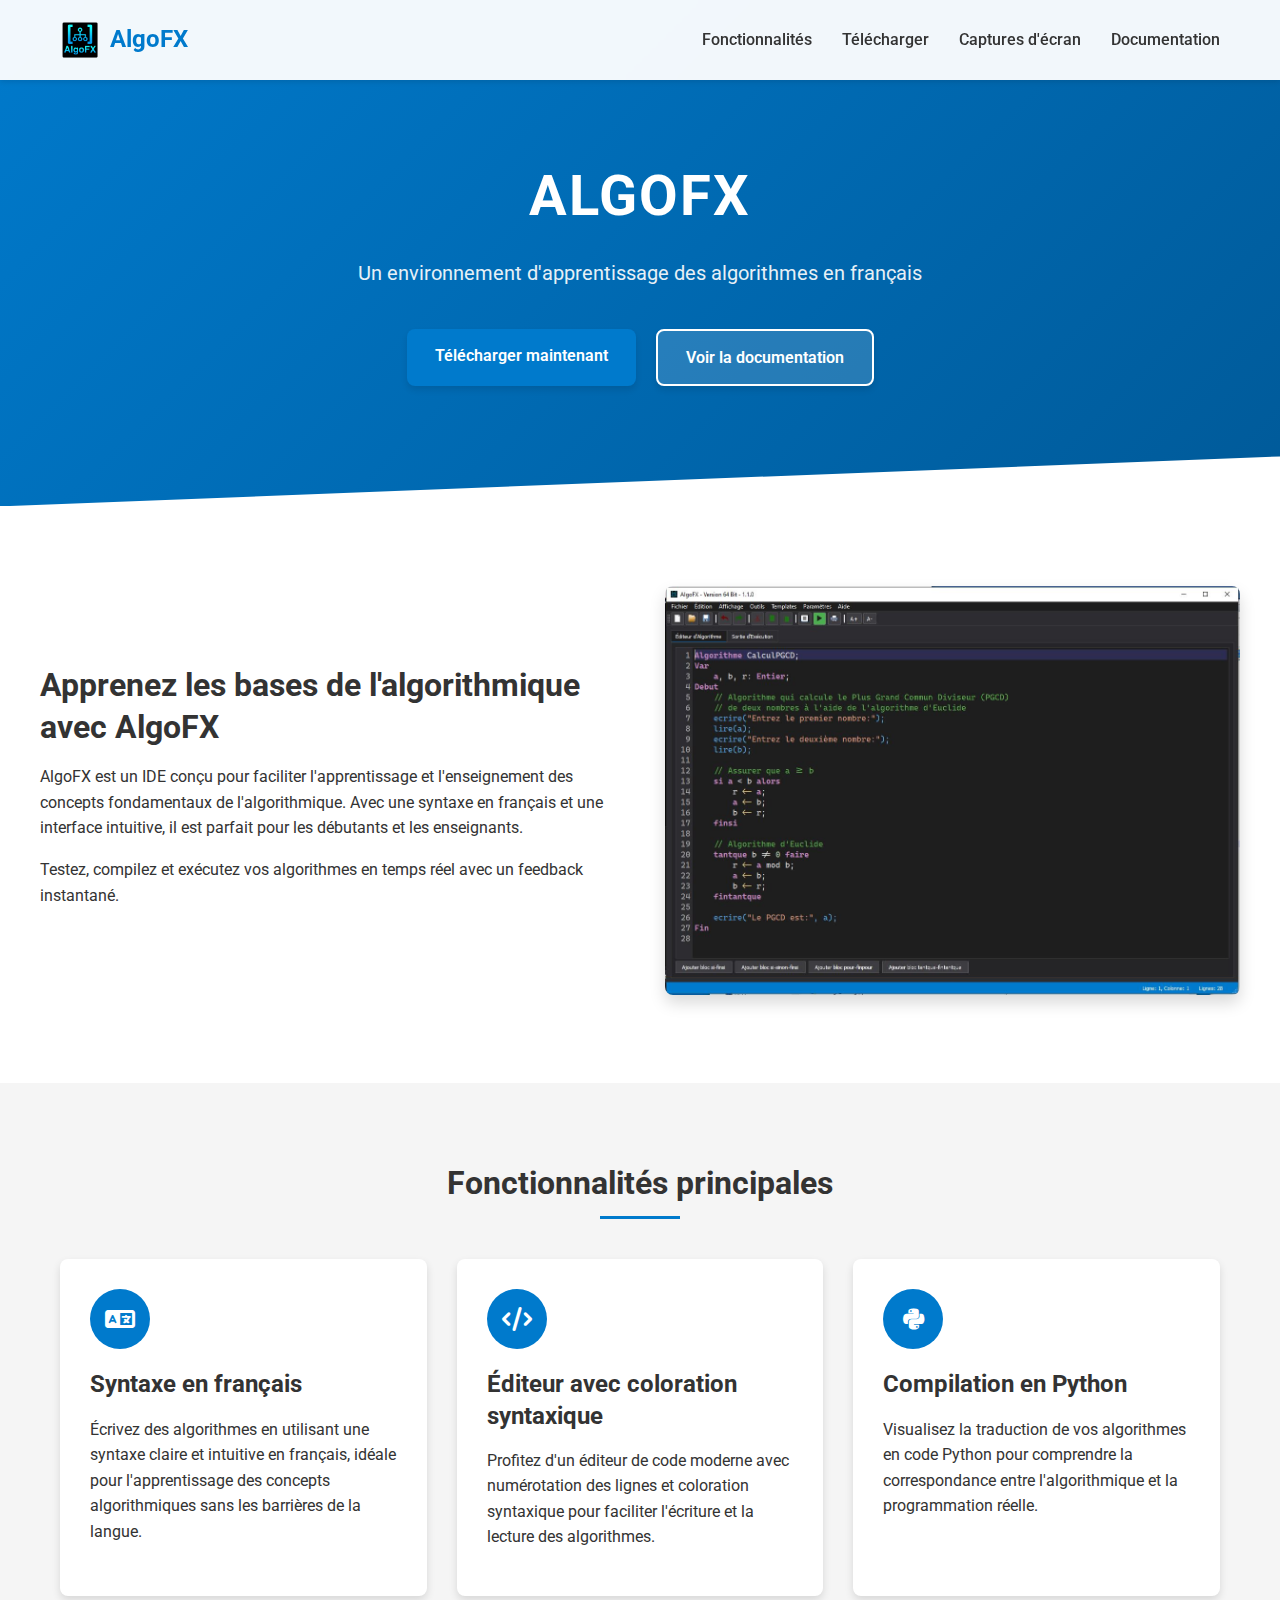
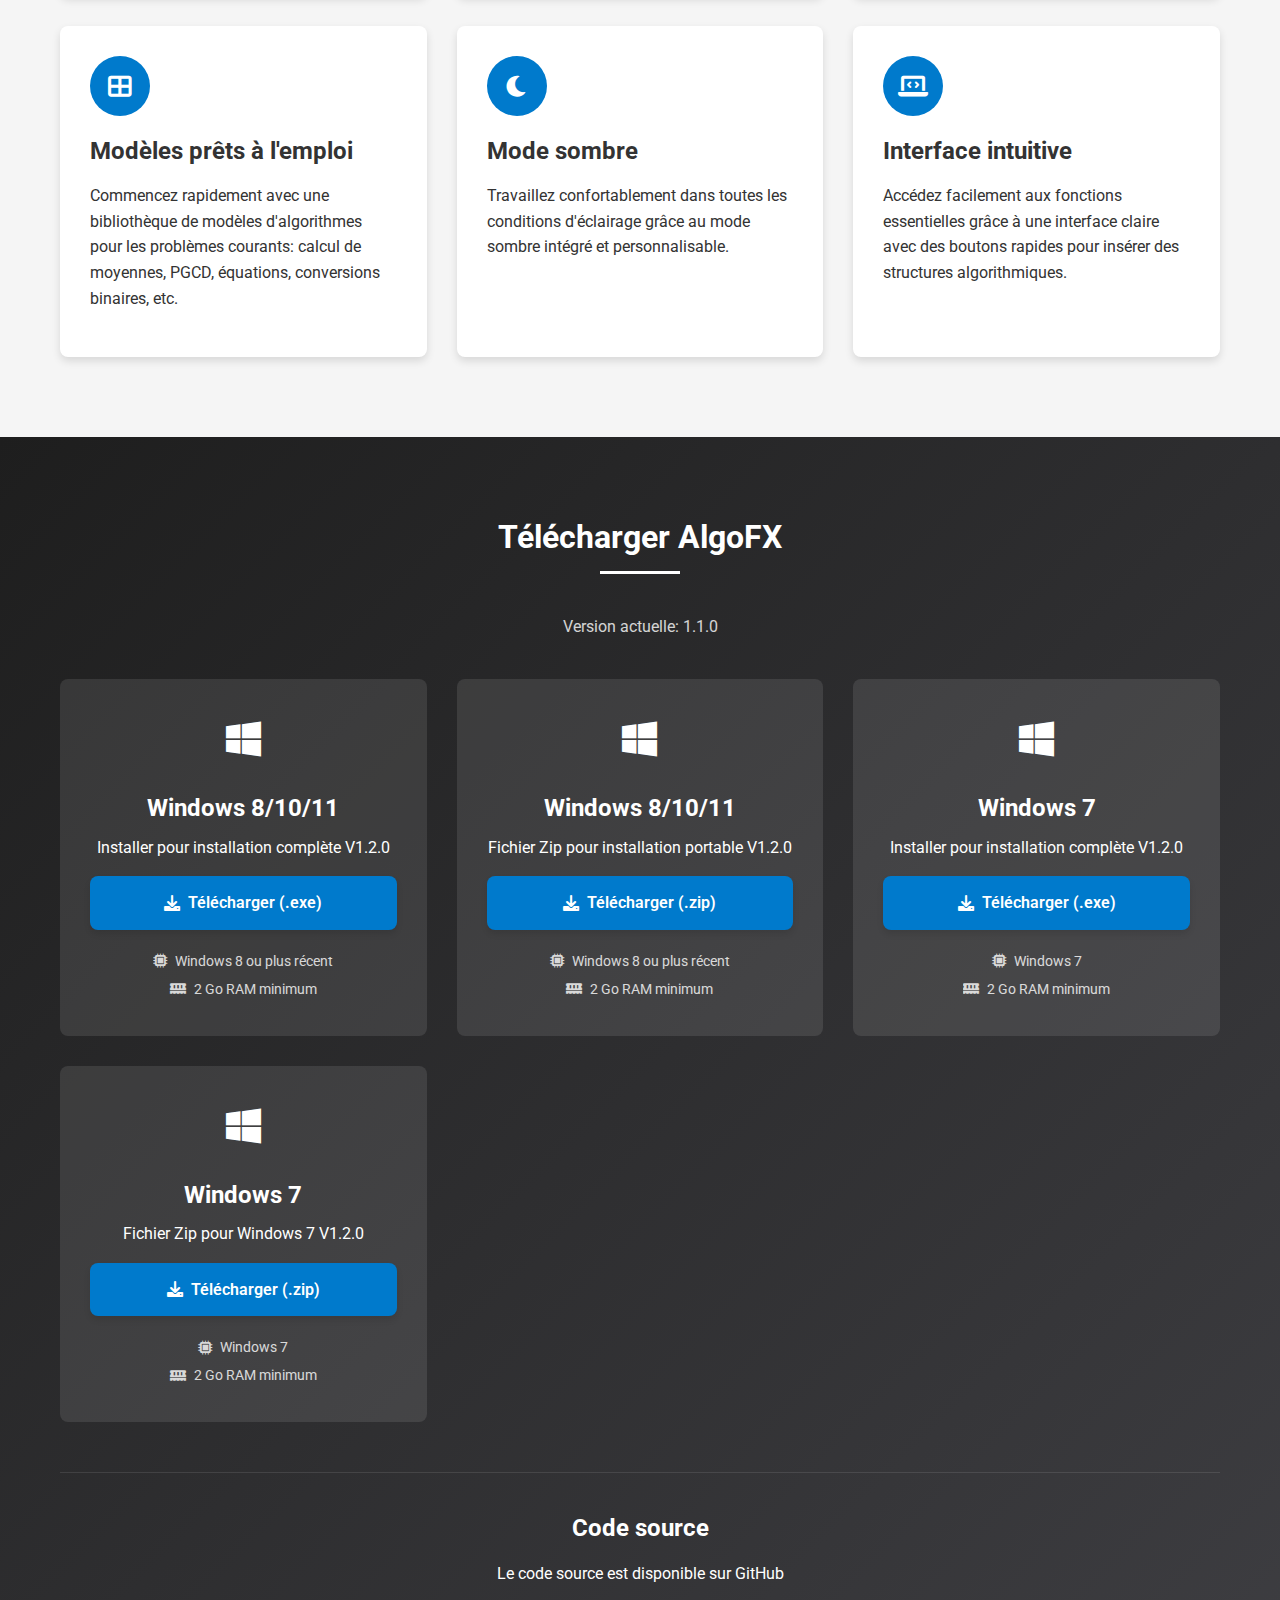
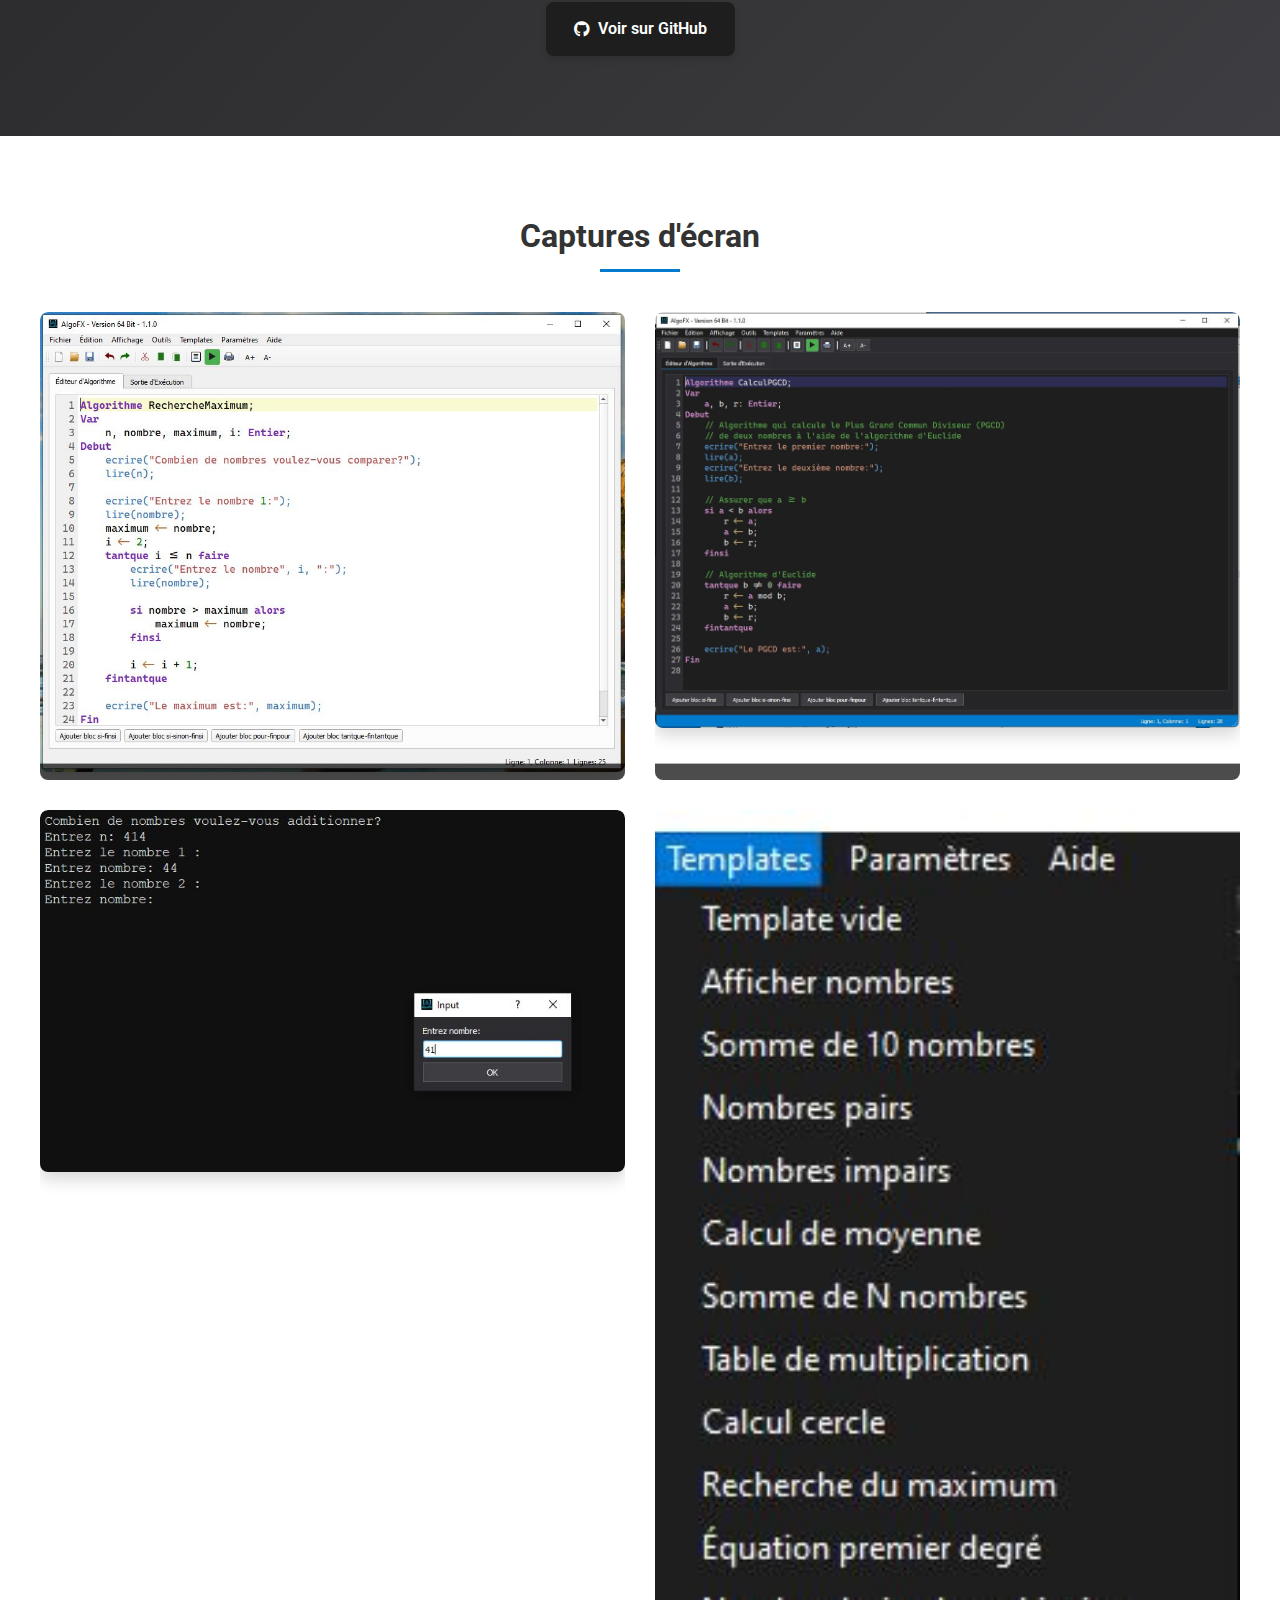
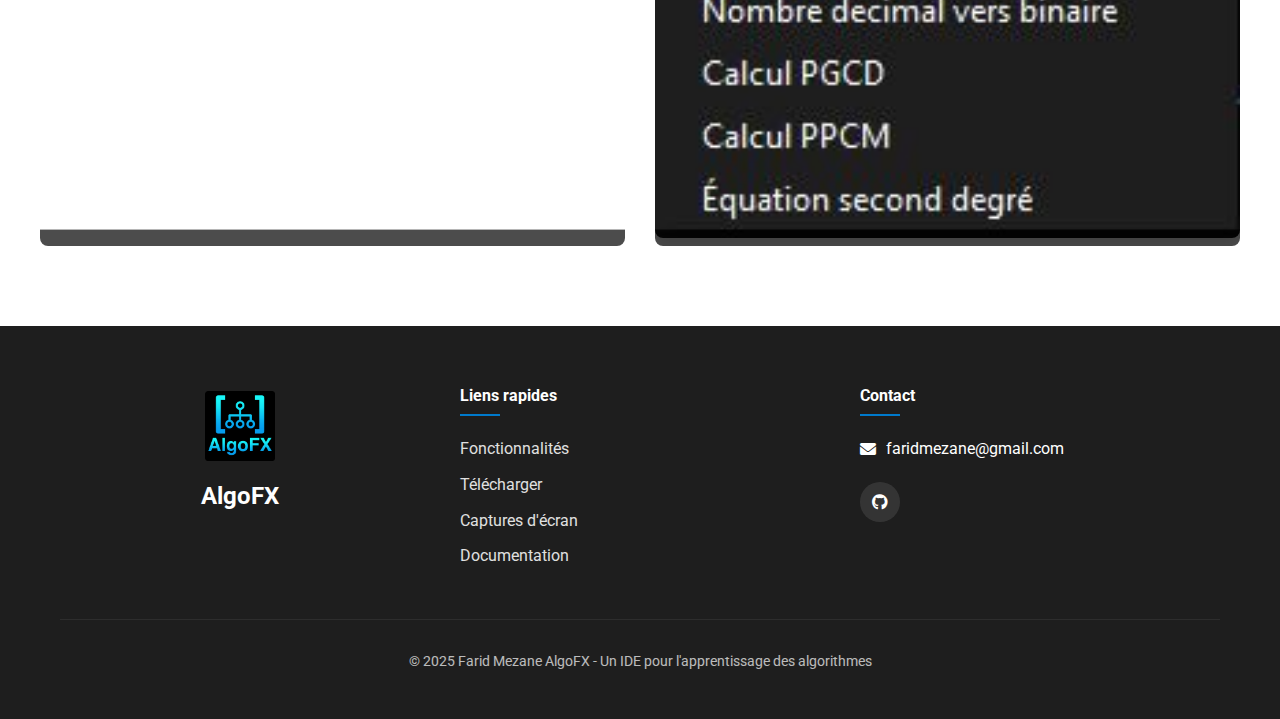
<file: index.html>
<!DOCTYPE html>
<html lang="fr">
<head>
    <meta charset="UTF-8">
    <meta name="viewport" content="width=device-width, initial-scale=1.0">
    <title>AlgoFX - IDE pour Algorithmes en Français</title>
    <link rel="stylesheet" href="styles.css">
    <link rel="preconnect" href="https://fonts.googleapis.com">
    <link rel="preconnect" href="https://fonts.gstatic.com" crossorigin>
    <link href="https://fonts.googleapis.com/css2?family=Roboto:wght@300;400;500;700&display=swap" rel="stylesheet">
    <link rel="stylesheet" href="https://cdnjs.cloudflare.com/ajax/libs/font-awesome/6.0.0/css/all.min.css">
</head>
<body>
    <nav class="navbar">
        <div class="container nav-container">
            <div class="logo-container">
                <img src="imgs/fxlogo.png" alt="AlgoFX Logo" class="nav-logo">
                <h1 class="nav-title">AlgoFX</h1>
            </div>
            <ul class="nav-menu">
                <li><a href="#features">Fonctionnalités</a></li>
                <li><a href="#download">Télécharger</a></li>
                <li><a href="#screenshots">Captures d'écran</a></li>
                <li><a href="guide.html">Documentation</a></li>
            </ul>
            <div class="menu-toggle">
                <i class="fas fa-bars"></i>
            </div>
        </div>
    </nav>


<div class="hero-header">
    <div class="container">
        <div class="hero-content">
            <h1 class="hero-title">AlgoFX</h1>
            <p class="hero-subtitle">Un environnement d'apprentissage des algorithmes en français</p>
            <div class="hero-buttons">
                <a href="#download" class="btn btn-primary">Télécharger maintenant</a>
                <a href="guide.html" class="btn btn-secondary">Voir la documentation</a>
            </div>
        </div>
    </div>
<div class="hero-separator"></div>
</div>
    
    <main>
        <section class="container intro-section">
            <div class="intro-content">
                <h2>Apprenez les bases de l'algorithmique avec AlgoFX</h2>
                <p>AlgoFX est un IDE conçu pour faciliter l'apprentissage et l'enseignement des concepts fondamentaux de l'algorithmique. Avec une syntaxe en français et une interface intuitive, il est parfait pour les débutants et les enseignants.</p>
                <p>Testez, compilez et exécutez vos algorithmes en temps réel avec un feedback instantané.</p>
            </div>
            <div class="intro-image">
                <img src="imgs/writecode.jpg" alt="AlgoFX Screenshot" class="shadow-img">
            </div>
        </section>
        
        <section id="features" class="features-section">
            <div class="container">
                <h2 class="section-title">Fonctionnalités principales</h2>
                <div class="features-grid">
                    <div class="feature-card">
                        <div class="feature-icon">
                            <i class="fas fa-language"></i>
                        </div>
                        <h3>Syntaxe en français</h3>
                        <p>Écrivez des algorithmes en utilisant une syntaxe claire et intuitive en français, idéale pour l'apprentissage des concepts algorithmiques sans les barrières de la langue.</p>
                    </div>
                    <div class="feature-card">
                        <div class="feature-icon">
                            <i class="fas fa-code"></i>
                        </div>
                        <h3>Éditeur avec coloration syntaxique</h3>
                        <p>Profitez d'un éditeur de code moderne avec numérotation des lignes et coloration syntaxique pour faciliter l'écriture et la lecture des algorithmes.</p>
                    </div>
                    <div class="feature-card">
                        <div class="feature-icon">
                            <i class="fab fa-python"></i>
                        </div>
                        <h3>Compilation en Python</h3>
                        <p>Visualisez la traduction de vos algorithmes en code Python pour comprendre la correspondance entre l'algorithmique et la programmation réelle.</p>
                    </div>
                    <div class="feature-card">
                        <div class="feature-icon">
                            <i class="fas fa-th-large"></i>
                        </div>
                        <h3>Modèles prêts à l'emploi</h3>
                        <p>Commencez rapidement avec une bibliothèque de modèles d'algorithmes pour les problèmes courants: calcul de moyennes, PGCD, équations, conversions binaires, etc.</p>
                    </div>
                    <div class="feature-card">
                        <div class="feature-icon">
                            <i class="fas fa-moon"></i>
                        </div>
                        <h3>Mode sombre</h3>
                        <p>Travaillez confortablement dans toutes les conditions d'éclairage grâce au mode sombre intégré et personnalisable.</p>
                    </div>
                    <div class="feature-card">
                        <div class="feature-icon">
                            <i class="fas fa-laptop-code"></i>
                        </div>
                        <h3>Interface intuitive</h3>
                        <p>Accédez facilement aux fonctions essentielles grâce à une interface claire avec des boutons rapides pour insérer des structures algorithmiques.</p>
                    </div>
                </div>
            </div>
        </section>
        
        <section id="download" class="download-section">
            <div class="container">
                <h2 class="section-title light">Télécharger AlgoFX</h2>
                <p class="version-info">Version actuelle: 1.1.0</p>
                
                <div class="download-cards">
				
				
				
				    <div class="download-card">
                        <div class="download-icon">
                            <i class="fab fa-windows"></i>
                        </div>
                        <h3>Windows 8/10/11</h3>
                        <p>Installer pour installation complète V1.2.0 </p>
                        <a href="https://www.mediafire.com/file/662c96b8e1gpn4u/AlgoFX1_2_0setup.exe/file" class="btn btn-download">
                            <i class="fas fa-download"></i> Télécharger (.exe)
                        </a>
                        <div class="system-req">
                            <p><i class="fas fa-microchip"></i> Windows 8 ou plus récent</p>
                            <p><i class="fas fa-memory"></i> 2 Go RAM minimum</p>
                        </div>
                    </div>
                    <div class="download-card">
                        <div class="download-icon">
                            <i class="fab fa-windows"></i>
                        </div>
                        <h3>Windows 8/10/11</h3>
                        <p>Fichier Zip pour installation portable V1.2.0</p>
                        <a href="https://www.mediafire.com/file/f8h5kfvn1u0uso0/AlgoFx1_2_0.zip/file" class="btn btn-download">
                            <i class="fas fa-download"></i> Télécharger (.zip)
                        </a>
                        <div class="system-req">
                            <p><i class="fas fa-microchip"></i> Windows 8 ou plus récent</p>
                            <p><i class="fas fa-memory"></i> 2 Go RAM minimum</p>
                        </div>
                    </div>
                        <div class="download-card">
                        <div class="download-icon">
                            <i class="fab fa-windows"></i>
                        </div>
                        <h3>Windows 7 </h3>
                        <p>Installer pour installation complète V1.2.0 </p>
                        <a href="https://www.mediafire.com/file/6xlkh4tczfau11i/AlgoFx1_2_0win7setup.exe/file" class="btn btn-download">
                            <i class="fas fa-download"></i> Télécharger (.exe)
                        </a>
                        <div class="system-req">
                            <p><i class="fas fa-microchip"></i> Windows 7</p>
                            <p><i class="fas fa-memory"></i> 2 Go RAM minimum</p>
                        </div>
                    </div>
                    <div class="download-card">
                        <div class="download-icon">
                            <i class="fab fa-windows"></i>
                        </div>
                        <h3>Windows 7</h3>
                        <p>Fichier Zip pour Windows 7 V1.2.0 </p>
                         <a href="https://www.mediafire.com/file/mes2mf9z3cuuole/AlgoFX1_2_0win7.zip/file" class="btn btn-download">
                            <i class="fas fa-download"></i> Télécharger (.zip)
                        </a>
                        <div class="system-req">
                            <p><i class="fas fa-microchip"></i> Windows 7</p>
                            <p><i class="fas fa-memory"></i> 2 Go RAM minimum</p>
                        </div>
                    </div>
                    

                </div>
                
                <div class="source-code">
                    <h3>Code source</h3>
                    <p>Le code source est disponible sur GitHub</p>
                    <a href="https://github.com/faridfgx/algofx" class="btn btn-github">
                        <i class="fab fa-github"></i> Voir sur GitHub
                    </a>
                </div>
            </div>
        </section>
        
        <section id="screenshots" class="container screenshots-section">
            <h2 class="section-title">Captures d'écran</h2>
            <div class="screenshots-grid">
                <div class="screenshot-item">
                    <img src="imgs/main.jpg" alt="Interface principale" class="shadow-img">
                    <p class="screenshot-caption">Interface principale</p>
                </div>
                <div class="screenshot-item">
                    <img src="imgs/writecode.jpg" alt="Mode sombre" class="shadow-img">
                    <p class="screenshot-caption">Édition de code</p>
                </div>
                <div class="screenshot-item">
                    <img src="imgs/easydatainput.jpg" alt="Exécution d'algorithme" class="shadow-img">
                    <p class="screenshot-caption">Saisie de données simplifiée</p>
                </div>
                <div class="screenshot-item">
                    <img src="imgs/manyworkingtemplates.jpg" alt="Modèles d'algorithmes" class="shadow-img">
                    <p class="screenshot-caption">Modèles d'algorithmes</p>
                </div>
            </div>
        </section>
        

    </main>
    
    <footer class="site-footer">
        <div class="container">
            <div class="footer-content">
                <div class="footer-logo">
                    <img src="imgs/fxlogo.png" alt="AlgoFX Logo" class="footer-img">
                    <h3>AlgoFX</h3>
                </div>
                <div class="footer-links">
                    <h4>Liens rapides</h4>
                    <ul>
                        <li><a href="#features">Fonctionnalités</a></li>
                        <li><a href="#download">Télécharger</a></li>
                        <li><a href="#screenshots">Captures d'écran</a></li>
                        <li><a href="guide.html">Documentation</a></li>
                    </ul>
                </div>
                <div class="footer-contact">
                    <h4>Contact</h4>
                    <p><i class="fas fa-envelope"></i>faridmezane@gmail.com</p>
                    <div class="social-links">
					
                        <a href="https://github.com/faridfgx" title="GitHub"><i class="fab fa-github"></i></a>

                    </div>
                </div>
            </div>
            <div class="copyright">
                <p>&copy; 2025 Farid Mezane AlgoFX - Un IDE pour l'apprentissage des algorithmes</p>
            </div>
        </div>
    </footer>

    <script>
        // Simple toggle for mobile navigation
        document.querySelector('.menu-toggle').addEventListener('click', function() {
            document.querySelector('.nav-menu').classList.toggle('active');
        });

        // Copy code functionality
        document.querySelector('.copy-btn').addEventListener('click', function() {
            const codeText = document.querySelector('.code-example').textContent;
            navigator.clipboard.writeText(codeText).then(() => {
                alert('Code copié !');
            });
        });
    </script>
</body>
</html>
</file>
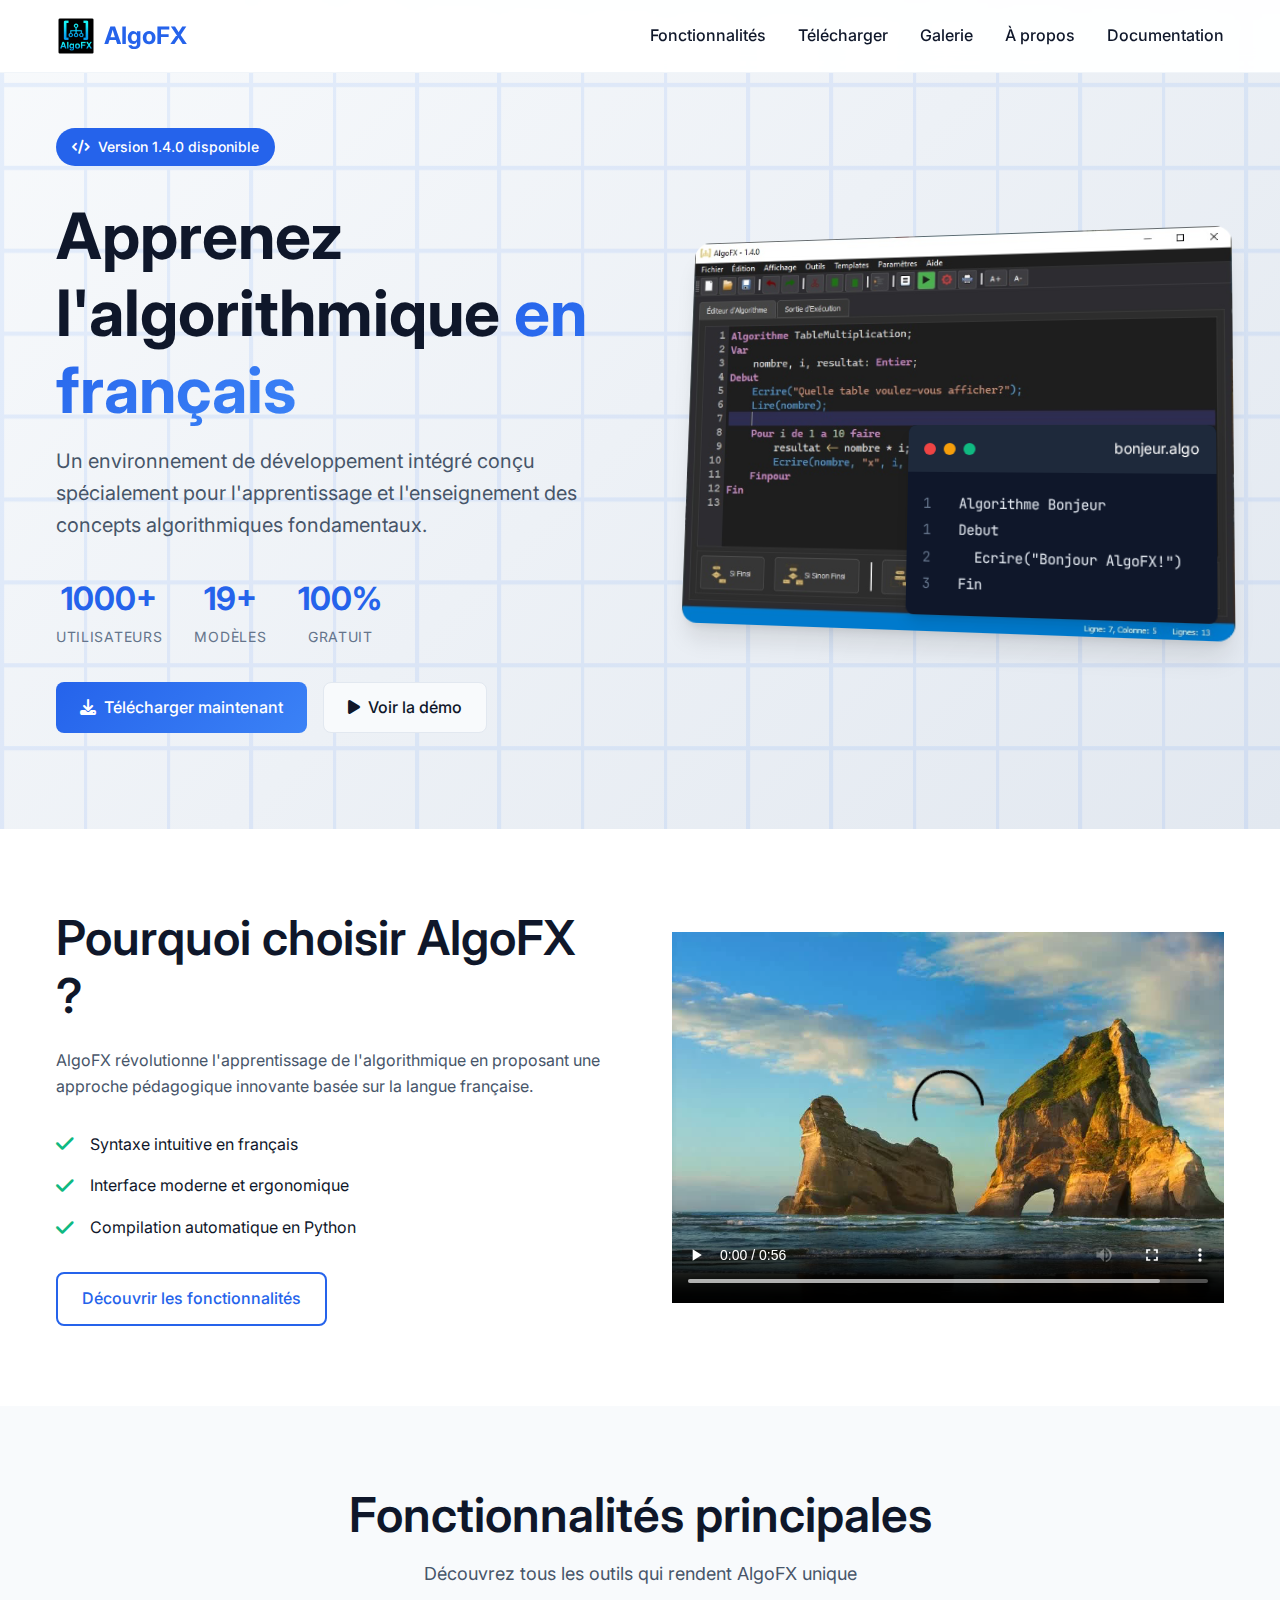
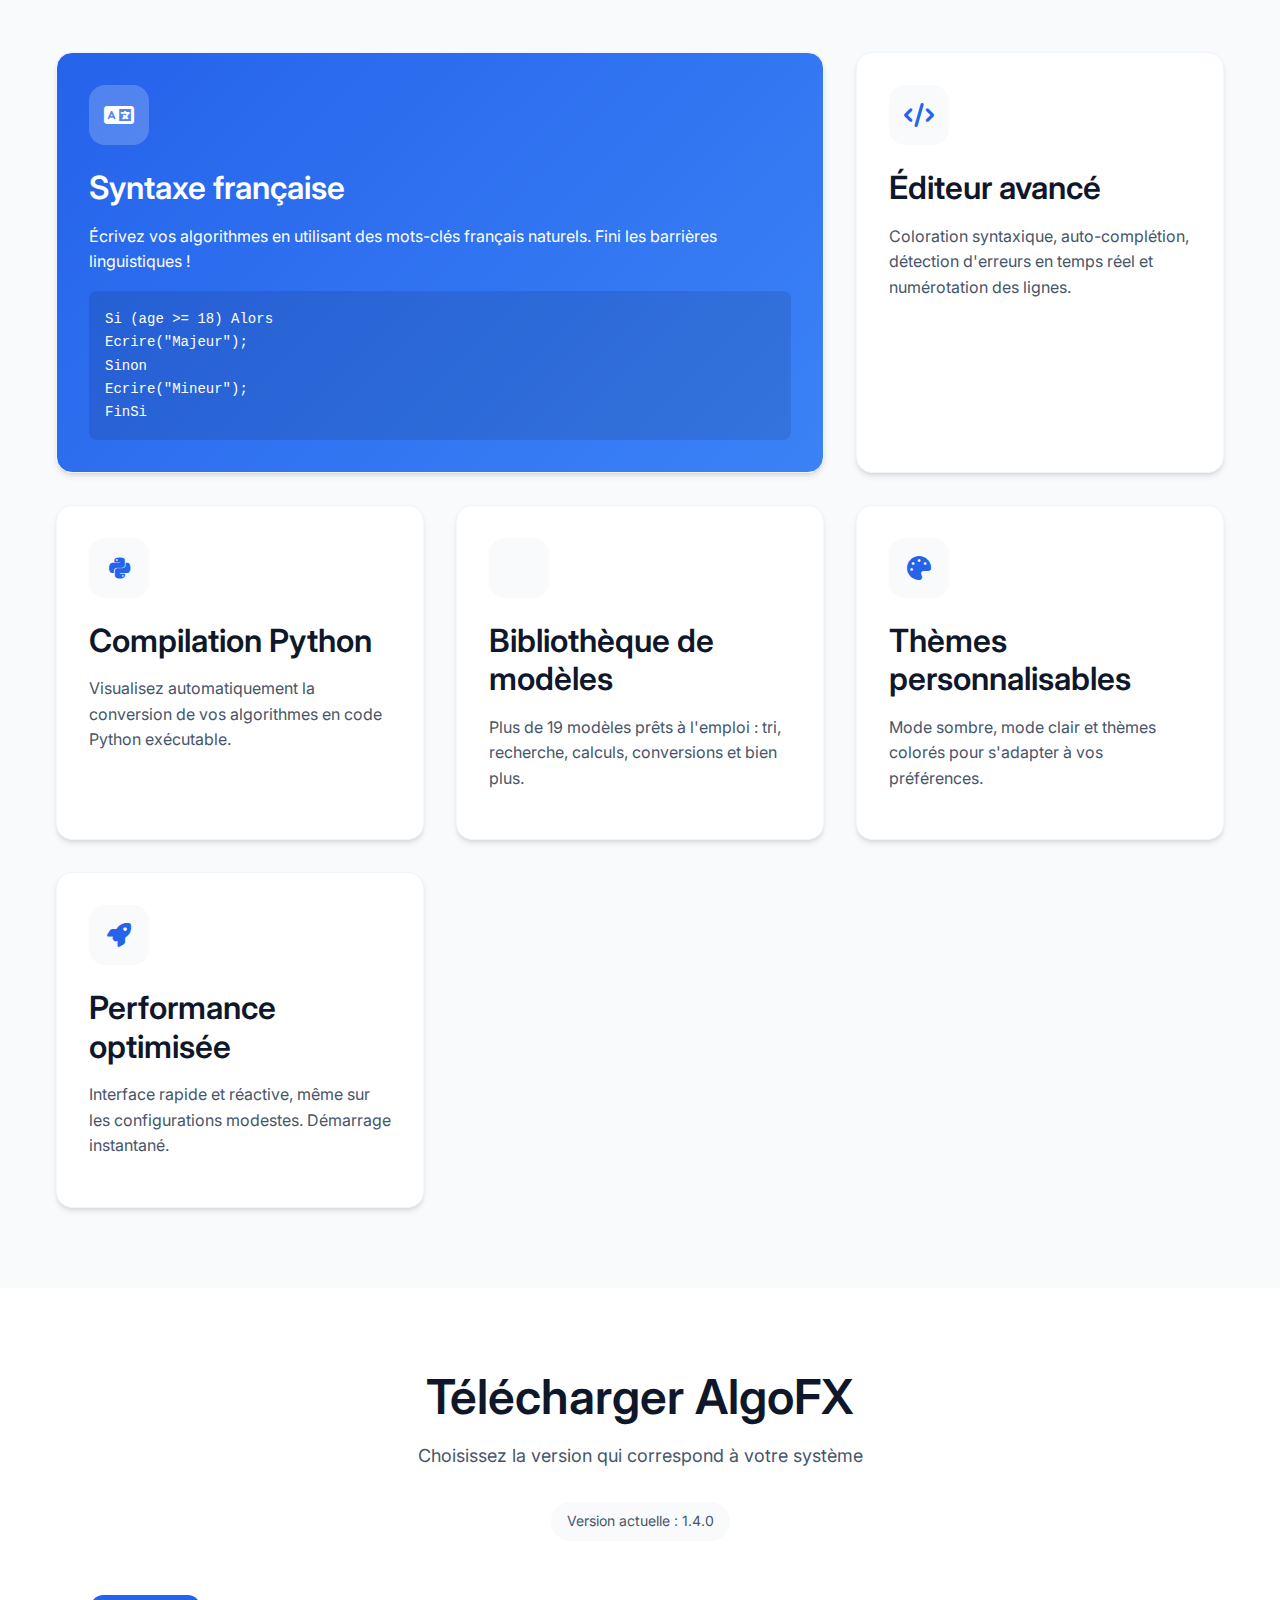
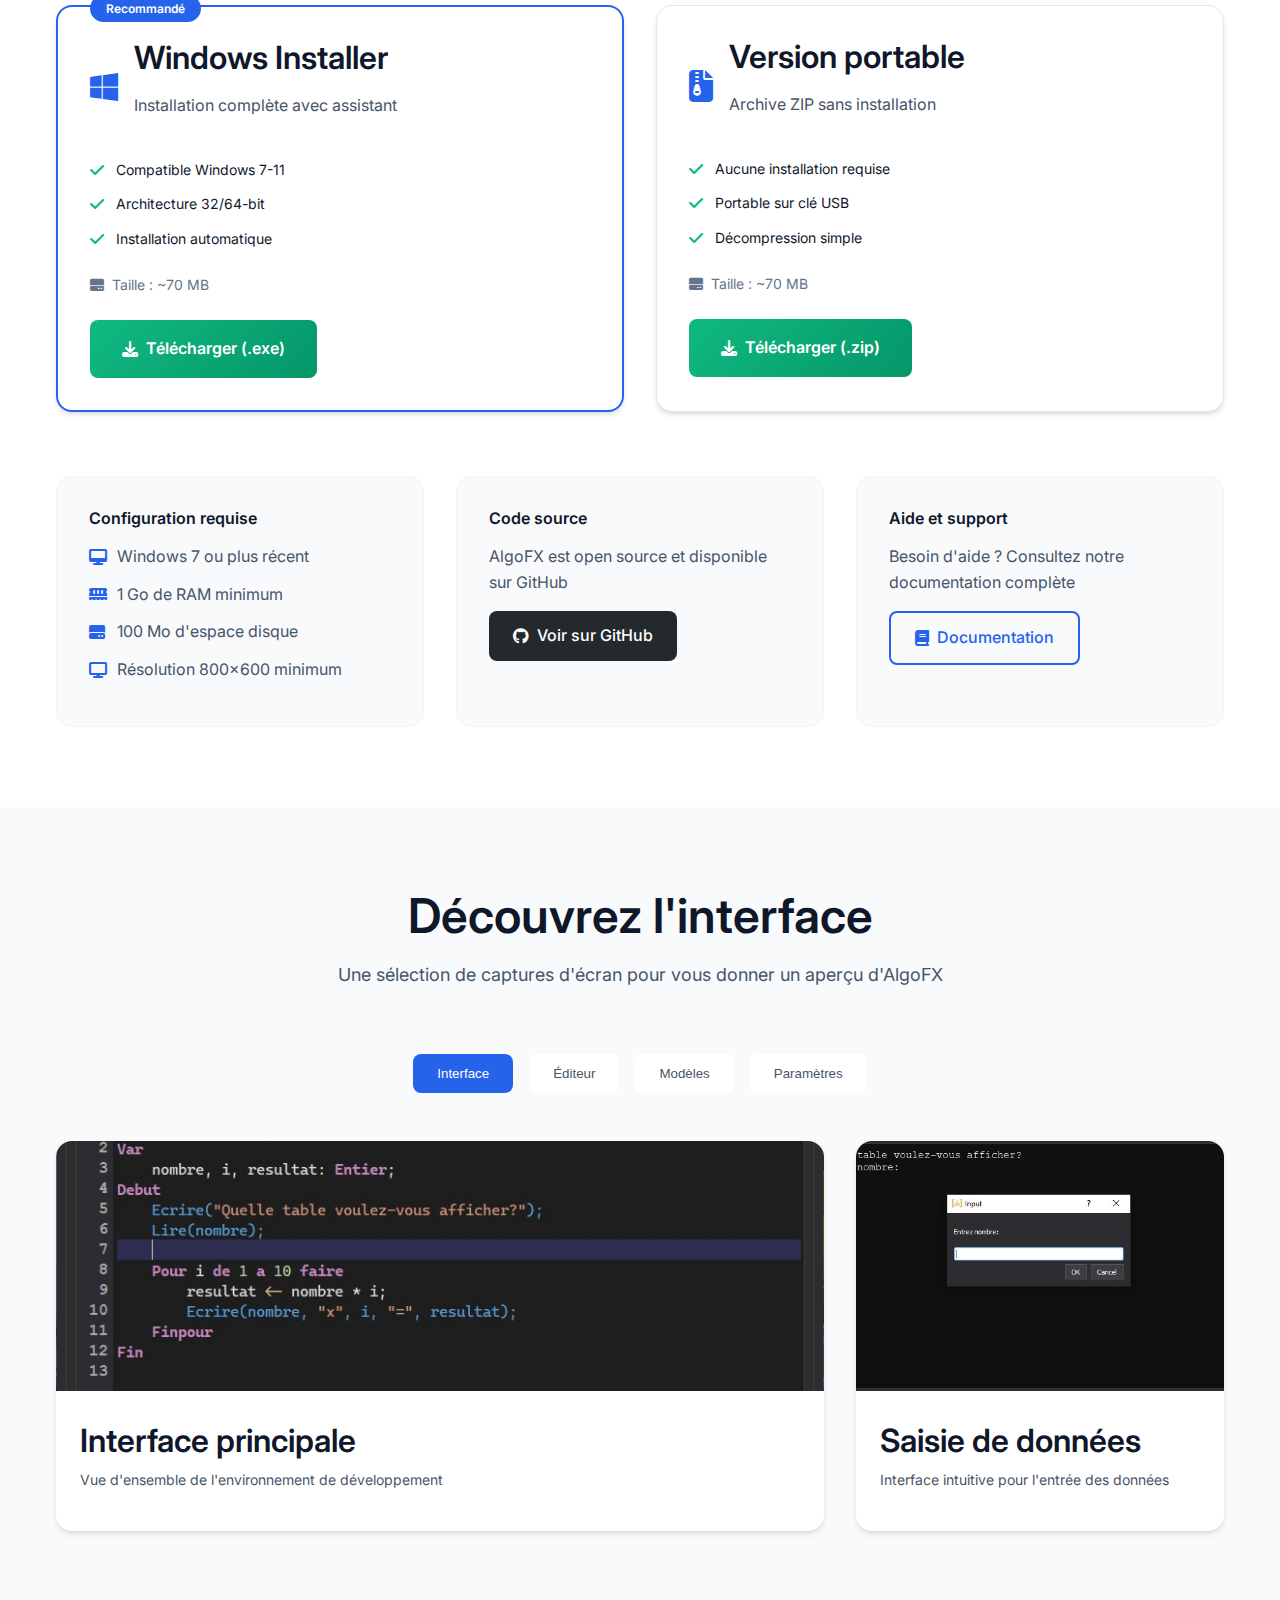
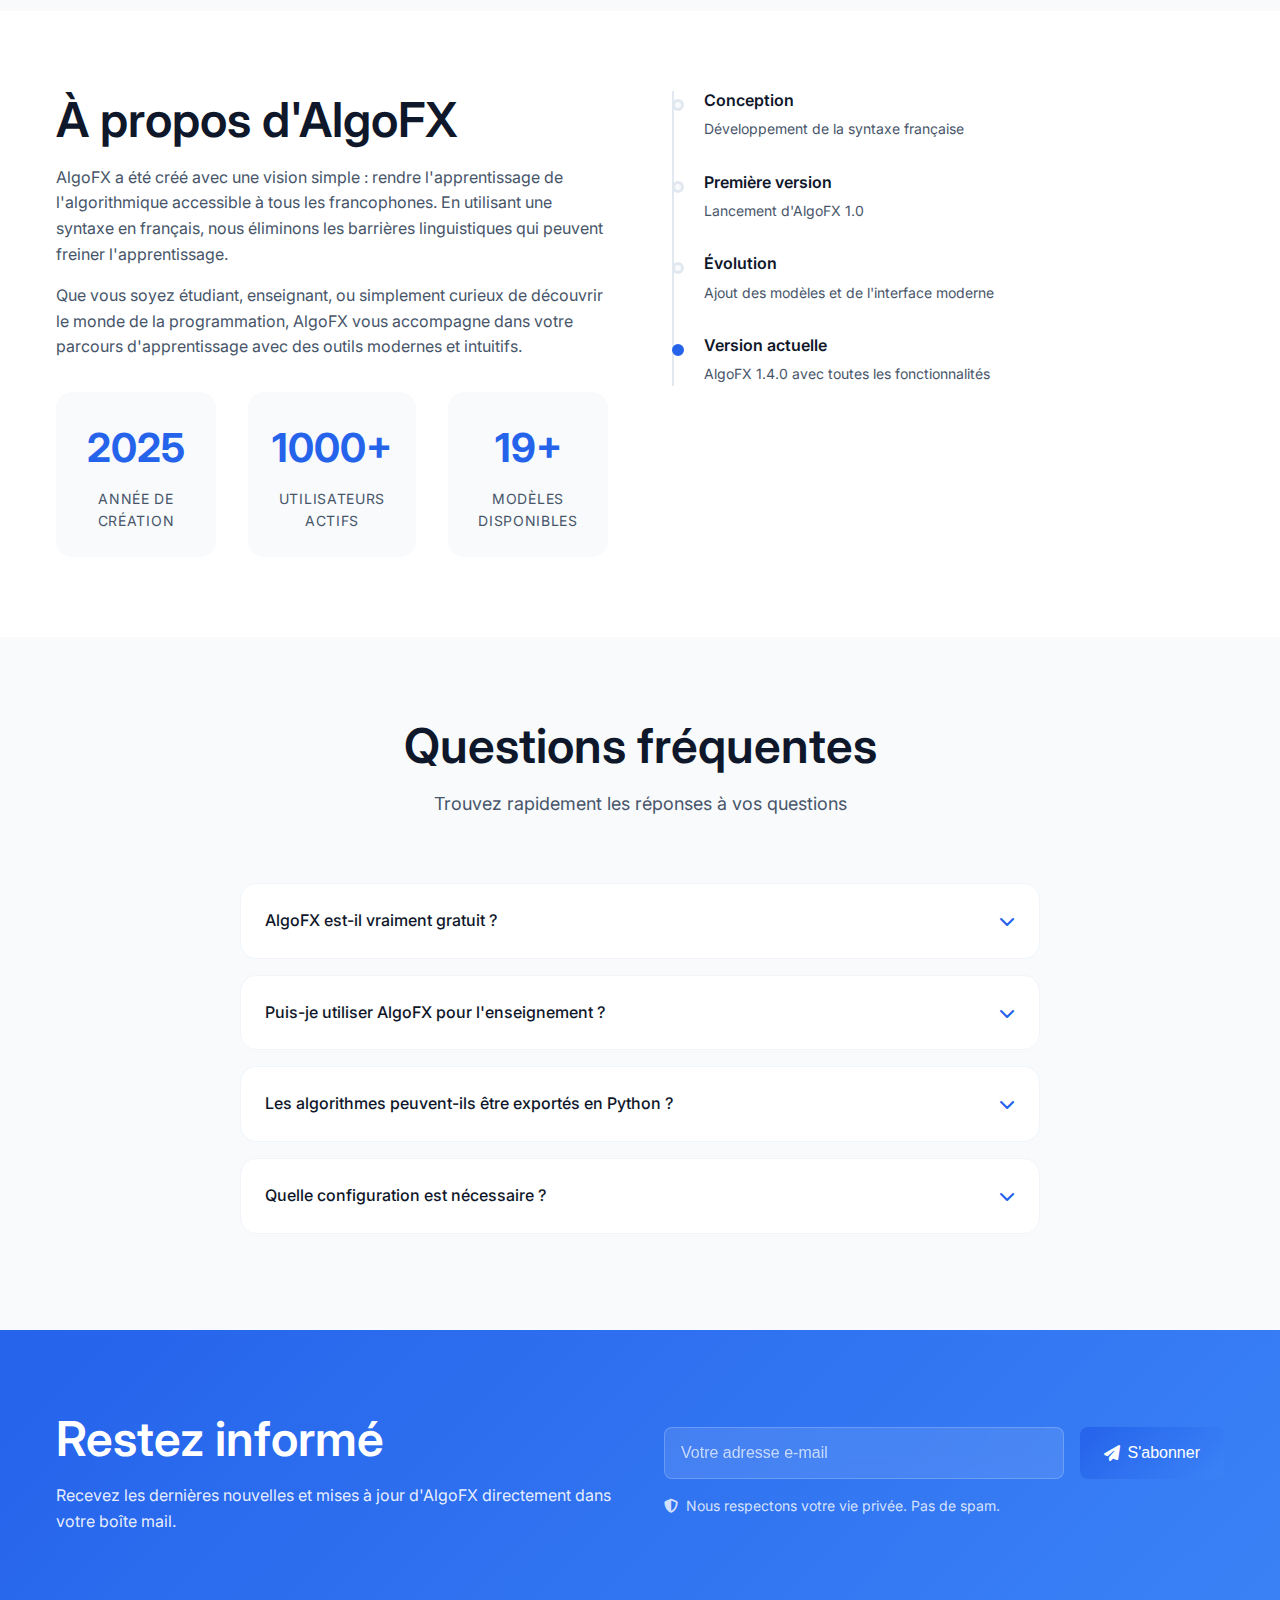
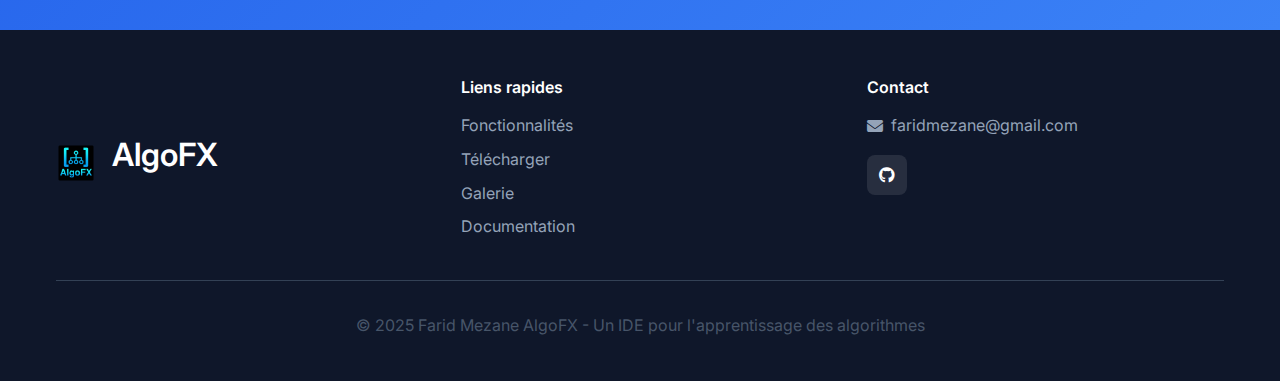
<file: imgs/index.html>
<!DOCTYPE html>
<html lang="fr">
<head>
    <meta charset="UTF-8">
    <meta name="viewport" content="width=device-width, initial-scale=1.0">
    <meta name="description" content="AlgoFX - IDE pour l'apprentissage des algorithmes en français. Interface intuitive, syntaxe française, compilation Python.">
    <meta name="keywords" content="algorithme, programmation, éducation, français, IDE, Python">
    <title>AlgoFX - IDE pour Algorithmes en Français</title>
    
    <!-- Fonts -->
    <link rel="preconnect" href="https://fonts.googleapis.com">
    <link rel="preconnect" href="https://fonts.gstatic.com" crossorigin>
    <link href="https://fonts.googleapis.com/css2?family=Inter:wght@300;400;500;600;700&family=JetBrains+Mono:wght@400;500&display=swap" rel="stylesheet">
    
    <!-- Icons -->
    <link rel="stylesheet" href="https://cdnjs.cloudflare.com/ajax/libs/font-awesome/6.4.0/css/all.min.css">
    
    <!-- CSS -->
    <link rel="stylesheet" href="styles.css">
</head>
<body>
    <!-- Header -->
    <header class="header">
        <nav class="navbar">
            <div class="container">
                <div class="nav-brand">
                    <img src="imgs/fxlogo.png" alt="AlgoFX" class="logo">
                    <span class="brand-name">AlgoFX</span>
                </div>
                
                <ul class="nav-menu">
                    <li><a href="#features">Fonctionnalités</a></li>
                    <li><a href="#download">Télécharger</a></li>
                    <li><a href="#gallery">Galerie</a></li>
                    <li><a href="#about">À propos</a></li>
                    <li><a href="guide.html">Documentation</a></li>
                </ul>
                
                <button class="mobile-toggle" aria-label="Menu">
                    <span></span>
                    <span></span>
                    <span></span>
                </button>
            </div>
        </nav>
    </header>

    <!-- Main Content -->
    <main>
        <!-- Hero Section -->
        <section class="hero">
            <div class="container">
                <div class="hero-content">
                    <div class="hero-text">
                        <div class="version-badge">
                            <i class="fas fa-code"></i>
                            <span>Version 1.4.0 disponible</span>
                        </div>
                        
                        <h1>Apprenez l'algorithmique <span class="highlight">en français</span></h1>
                        
                        <p class="hero-description">
                            Un environnement de développement intégré conçu spécialement pour 
                            l'apprentissage et l'enseignement des concepts algorithmiques fondamentaux.
                        </p>
                        
                        <div class="hero-stats">
                            <div class="stat">
                                <span class="number">1000+</span>
                                <span class="label">Utilisateurs</span>
                            </div>
                            <div class="stat">
                                <span class="number">19+</span>
                                <span class="label">Modèles</span>
                            </div>
                            <div class="stat">
                                <span class="number">100%</span>
                                <span class="label">Gratuit</span>
                            </div>
                        </div>
                        
                        <div class="hero-actions">
                            <a href="#download" class="btn btn-primary">
                                <i class="fas fa-download"></i>
                                Télécharger maintenant
                            </a>
                            <a href="#demo" class="btn btn-secondary">
                                <i class="fas fa-play"></i>
                                Voir la démo
                            </a>
                        </div>
                    </div>
                    
                    <div class="hero-visual">
                        <div class="hero-image">
                            <img src="imgs/main.jpg" alt="Interface AlgoFX">
                            <div class="code-overlay">
                                <div class="code-header">
                                    <div class="window-controls">
                                        <span class="control red"></span>
                                        <span class="control yellow"></span>
                                        <span class="control green"></span>
                                    </div>
                                    <span class="filename">bonjeur.algo</span>
                                </div>
                                <div class="code-content">
								    <div class="line"><span class="number">1</span>Algorithme Bonjeur</div>
                                    <div class="line"><span class="number">1</span>Debut</div>
                                    <div class="line"><span class="number">2</span>&nbsp;&nbsp;Ecrire("Bonjour AlgoFX!")</div>
                                    <div class="line"><span class="number">3</span>Fin</div>
                                </div>
                            </div>
                        </div>
                    </div>
                </div>
            </div>
        </section>

<!-- Introduction Section -->
<section class="introduction">
    <div class="container">
        <div class="intro-grid">
            <div class="intro-content">
                <h2>Pourquoi choisir AlgoFX ?</h2>
                <p>
                    AlgoFX révolutionne l'apprentissage de l'algorithmique en proposant 
                    une approche pédagogique innovante basée sur la langue française.
                </p>
                <div class="features-list">
                    <div class="feature-item">
                        <i class="fas fa-check"></i>
                        <span>Syntaxe intuitive en français</span>
                    </div>
                    <div class="feature-item">
                        <i class="fas fa-check"></i>
                        <span>Interface moderne et ergonomique</span>
                    </div>
                    <div class="feature-item">
                        <i class="fas fa-check"></i>
                        <span>Compilation automatique en Python</span>
                    </div>
                </div>
                <a href="#features" class="btn btn-outline">Découvrir les fonctionnalités</a>
            </div>
            <div class="intro-media">
                <!-- Video container -->
                <video controls width="100%" height="auto">
                    <source src="imgs/demo.mp4" type="video/mp4">
                    Votre navigateur ne prend pas en charge la vidéo.
                </video>
            </div>
        </div>
    </div>
</section>

        <!-- Features Section -->
        <section id="features" class="features">
            <div class="container">
                <div class="section-header">
                    <h2>Fonctionnalités principales</h2>
                    <p>Découvrez tous les outils qui rendent AlgoFX unique</p>
                </div>
                
                <div class="features-grid">
                    <div class="feature-card featured">
                        <div class="feature-icon">
                            <i class="fas fa-language"></i>
                        </div>
                        <h3>Syntaxe française</h3>
                        <p>
                            Écrivez vos algorithmes en utilisant des mots-clés français naturels. 
                            Fini les barrières linguistiques !
                        </p>
                        <div class="code-example">
                            <code>Si (age >= 18) Alors<br>  Ecrire("Majeur");<br>Sinon<br>  Ecrire("Mineur");<br>FinSi</code>
                        </div>
                    </div>
                    
                    <div class="feature-card">
                        <div class="feature-icon">
                            <i class="fas fa-code"></i>
                        </div>
                        <h3>Éditeur avancé</h3>
                        <p>
                            Coloration syntaxique, auto-complétion, détection d'erreurs en temps réel 
                            et numérotation des lignes.
                        </p>
                    </div>
                    
                    <div class="feature-card">
                        <div class="feature-icon">
                            <i class="fab fa-python"></i>
                        </div>
                        <h3>Compilation Python</h3>
                        <p>
                            Visualisez automatiquement la conversion de vos algorithmes 
                            en code Python exécutable.
                        </p>
                    </div>
                    
                    <div class="feature-card">
                        <div class="feature-icon">
                            <i class="fas fa-templates"></i>
                        </div>
                        <h3>Bibliothèque de modèles</h3>
                        <p>
                            Plus de 19 modèles prêts à l'emploi : tri, recherche, calculs, 
                            conversions et bien plus.
                        </p>
                    </div>
                    
                    <div class="feature-card">
                        <div class="feature-icon">
                            <i class="fas fa-palette"></i>
                        </div>
                        <h3>Thèmes personnalisables</h3>
                        <p>
                            Mode sombre, mode clair et thèmes colorés pour s'adapter 
                            à vos préférences.
                        </p>
                    </div>
                    
                    <div class="feature-card">
                        <div class="feature-icon">
                            <i class="fas fa-rocket"></i>
                        </div>
                        <h3>Performance optimisée</h3>
                        <p>
                            Interface rapide et réactive, même sur les configurations modestes. 
                            Démarrage instantané.
                        </p>
                    </div>
                </div>
            </div>
        </section>

        <!-- Download Section -->
        <section id="download" class="download">
            <div class="container">
                <div class="section-header">
                    <h2>Télécharger AlgoFX</h2>
                    <p>Choisissez la version qui correspond à votre système</p>
                    <div class="version-info">Version actuelle : 1.4.0</div>
                </div>
                
                <div class="download-options">
                    <div class="download-card primary">
                        <div class="card-header">
                            <i class="fab fa-windows"></i>
                            <div>
                                <h3>Windows Installer</h3>
                                <p>Installation complète avec assistant</p>
                            </div>
                        </div>
                        
                        <div class="card-features">
                            <div class="feature">
                                <i class="fas fa-check"></i>
                                <span>Compatible Windows 7-11</span>
                            </div>
                            <div class="feature">
                                <i class="fas fa-check"></i>
                                <span>Architecture 32/64-bit</span>
                            </div>
                            <div class="feature">
                                <i class="fas fa-check"></i>
                                <span>Installation automatique</span>
                            </div>
                        </div>
                        
                        <div class="card-size">
                            <i class="fas fa-hdd"></i>
                            <span>Taille : ~70 MB</span>
                        </div>
                        
                        <a href="https://www.mediafire.com/file/6jjp4tu9vbmqlp1/AlgoFX140fix54setup.exe/file" 
                           class="btn btn-download">
                            <i class="fas fa-download"></i>
                            Télécharger (.exe)
                        </a>
                    </div>
                    
                    <div class="download-card">
                        <div class="card-header">
                            <i class="fas fa-file-archive"></i>
                            <div>
                                <h3>Version portable</h3>
                                <p>Archive ZIP sans installation</p>
                            </div>
                        </div>
                        
                        <div class="card-features">
                            <div class="feature">
                                <i class="fas fa-check"></i>
                                <span>Aucune installation requise</span>
                            </div>
                            <div class="feature">
                                <i class="fas fa-check"></i>
                                <span>Portable sur clé USB</span>
                            </div>
                            <div class="feature">
                                <i class="fas fa-check"></i>
                                <span>Décompression simple</span>
                            </div>
                        </div>
                        
                        <div class="card-size">
                            <i class="fas fa-hdd"></i>
                            <span>Taille : ~70 MB</span>
                        </div>
                        
                        <a href="https://www.mediafire.com/file/5oxnbel8ilwyzpt/AlgoFX140.zip/file" 
                           class="btn btn-download">
                            <i class="fas fa-download"></i>
                            Télécharger (.zip)
                        </a>
                    </div>
                </div>
                
                <div class="download-info">
                    <div class="info-grid">
                        <div class="info-card">
                            <h4>Configuration requise</h4>
                            <ul>
                                <li><i class="fas fa-desktop"></i> Windows 7 ou plus récent</li>
                                <li><i class="fas fa-memory"></i> 1 Go de RAM minimum</li>
                                <li><i class="fas fa-hdd"></i> 100 Mo d'espace disque</li>
                                <li><i class="fas fa-display"></i> Résolution 800x600 minimum</li>
                            </ul>
                        </div>
                        
                        <div class="info-card">
                            <h4>Code source</h4>
                            <p>AlgoFX est open source et disponible sur GitHub</p>
                            <a href="https://github.com/faridfgx/algofx" class="btn btn-github">
                                <i class="fab fa-github"></i>
                                Voir sur GitHub
                            </a>
                        </div>
                        
                        <div class="info-card">
                            <h4>Aide et support</h4>
                            <p>Besoin d'aide ? Consultez notre documentation complète</p>
                            <a href="guide.html" class="btn btn-outline">
                                <i class="fas fa-book"></i>
                                Documentation
                            </a>
                        </div>
                    </div>
                </div>
            </div>
        </section>

        <!-- Gallery Section -->
        <section id="gallery" class="gallery">
            <div class="container">
                <div class="section-header">
                    <h2>Découvrez l'interface</h2>
                    <p>Une sélection de captures d'écran pour vous donner un aperçu d'AlgoFX</p>
                </div>
                
                <div class="gallery-tabs">
                    <button class="tab-btn active" data-tab="interface">Interface</button>
                    <button class="tab-btn" data-tab="editor">Éditeur</button>
                    <button class="tab-btn" data-tab="templates">Modèles</button>
                    <button class="tab-btn" data-tab="settings">Paramètres</button>
                </div>
                
                <div class="gallery-content">
                    <div class="tab-panel active" data-panel="interface">
                        <div class="gallery-grid">
                            <div class="gallery-item featured">
                                <img src="imgs/main.jpg" alt="Interface principale d'AlgoFX">
                                <div class="item-caption">
                                    <h3>Interface principale</h3>
                                    <p>Vue d'ensemble de l'environnement de développement</p>
                                </div>
                            </div>
                            
                            <div class="gallery-item">
                                <img src="imgs/input.jpg" alt="Saisie de données simplifiée">
                                <div class="item-caption">
                                    <h3>Saisie de données</h3>
                                    <p>Interface intuitive pour l'entrée des données</p>
                                </div>
                            </div>
                        </div>
                    </div>
                    
                    <div class="tab-panel" data-panel="editor">
                        <div class="gallery-grid">
                            <div class="gallery-item">
                                <img src="imgs/guide.jpg" alt="Guide des algorithmes">
                                <div class="item-caption">
                                    <h3>Guide intégré</h3>
                                    <p>Documentation complète des algorithmes</p>
                                </div>
                            </div>
                        </div>
                    </div>
                    
                    <div class="tab-panel" data-panel="templates">
                        <div class="gallery-grid">
                            <div class="gallery-item">
                                <img src="imgs/temps.jpg" alt="Modèles d'algorithmes">
                                <div class="item-caption">
                                    <h3>Bibliothèque de modèles</h3>
                                    <p>Plus de 19 modèles prêts à utiliser</p>
                                </div>
                            </div>
                        </div>
                    </div>
                    
                    <div class="tab-panel" data-panel="settings">
                        <div class="gallery-grid">
                            <div class="gallery-item">
                                <img src="imgs/settings.jpg" alt="Paramètres de l'application">
                                <div class="item-caption">
                                    <h3>Paramètres avancés</h3>
                                    <p>Personnalisez AlgoFX selon vos besoins</p>
                                </div>
                            </div>
                        </div>
                    </div>
                </div>
            </div>
        </section>

        <!-- About Section -->
        <section id="about" class="about">
            <div class="container">
                <div class="about-grid">
                    <div class="about-content">
                        <h2>À propos d'AlgoFX</h2>
                        <p>
                            AlgoFX a été créé avec une vision simple : rendre l'apprentissage 
                            de l'algorithmique accessible à tous les francophones. En utilisant 
                            une syntaxe en français, nous éliminons les barrières linguistiques 
                            qui peuvent freiner l'apprentissage.
                        </p>
                        <p>
                            Que vous soyez étudiant, enseignant, ou simplement curieux de découvrir 
                            le monde de la programmation, AlgoFX vous accompagne dans votre parcours 
                            d'apprentissage avec des outils modernes et intuitifs.
                        </p>
                        
                        <div class="about-stats">
                            <div class="stat-item">
                                <div class="stat-number">2025</div>
                                <div class="stat-label">Année de création</div>
                            </div>
                            <div class="stat-item">
                                <div class="stat-number">1000+</div>
                                <div class="stat-label">Utilisateurs actifs</div>
                            </div>
                            <div class="stat-item">
                                <div class="stat-number">19+</div>
                                <div class="stat-label">Modèles disponibles</div>
                            </div>
                        </div>
                    </div>
                    
                    <div class="about-timeline">
                        <div class="timeline">
                            <div class="timeline-item">
                                <div class="timeline-dot"></div>
                                <div class="timeline-content">
                                    <h4>Conception</h4>
                                    <p>Développement de la syntaxe française</p>
                                </div>
                            </div>
                            <div class="timeline-item">
                                <div class="timeline-dot"></div>
                                <div class="timeline-content">
                                    <h4>Première version</h4>
                                    <p>Lancement d'AlgoFX 1.0</p>
                                </div>
                            </div>
                            <div class="timeline-item">
                                <div class="timeline-dot"></div>
                                <div class="timeline-content">
                                    <h4>Évolution</h4>
                                    <p>Ajout des modèles et de l'interface moderne</p>
                                </div>
                            </div>
                            <div class="timeline-item active">
                                <div class="timeline-dot"></div>
                                <div class="timeline-content">
                                    <h4>Version actuelle</h4>
                                    <p>AlgoFX 1.4.0 avec toutes les fonctionnalités</p>
                                </div>
                            </div>
                        </div>
                    </div>
                </div>
            </div>
        </section>

        <!-- FAQ Section -->
        <section class="faq">
            <div class="container">
                <div class="section-header">
                    <h2>Questions fréquentes</h2>
                    <p>Trouvez rapidement les réponses à vos questions</p>
                </div>
                
                <div class="faq-list">
                    <details class="faq-item">
                        <summary>
                            <span>AlgoFX est-il vraiment gratuit ?</span>
                            <i class="fas fa-chevron-down"></i>
                        </summary>
                        <div class="faq-answer">
                            <p>Oui, AlgoFX est entièrement gratuit et open source. Vous pouvez le télécharger, l'utiliser et même contribuer à son développement sans aucun coût.</p>
                        </div>
                    </details>
                    
                    <details class="faq-item">
                        <summary>
                            <span>Puis-je utiliser AlgoFX pour l'enseignement ?</span>
                            <i class="fas fa-chevron-down"></i>
                        </summary>
                        <div class="faq-answer">
                            <p>Absolument ! AlgoFX a été conçu spécialement pour l'enseignement. Sa syntaxe française et ses modèles intégrés en font un outil idéal pour les professeurs et les étudiants.</p>
                        </div>
                    </details>
                    
                    <details class="faq-item">
                        <summary>
                            <span>Les algorithmes peuvent-ils être exportés en Python ?</span>
                            <i class="fas fa-chevron-down"></i>
                        </summary>
                        <div class="faq-answer">
                            <p>Oui, AlgoFX compile automatiquement vos algorithmes en code Python. Vous pouvez visualiser et copier le code généré pour l'utiliser dans d'autres environnements.</p>
                        </div>
                    </details>
                    
                    <details class="faq-item">
                        <summary>
                            <span>Quelle configuration est nécessaire ?</span>
                            <i class="fas fa-chevron-down"></i>
                        </summary>
                        <div class="faq-answer">
                            <p>AlgoFX fonctionne sur Windows 7 et versions ultérieures, avec seulement 1 Go de RAM et 50 Mo d'espace disque. Il est optimisé pour fonctionner même sur des configurations modestes.</p>
                        </div>
                    </details>
                </div>
            </div>
        </section>

        <!-- Newsletter Section -->
        <section class="newsletter">
            <div class="container">
                <div class="newsletter-content">
                    <div class="newsletter-text">
                        <h2>Restez informé</h2>
                        <p>Recevez les dernières nouvelles et mises à jour d'AlgoFX directement dans votre boîte mail.</p>
                    </div>
                    <form class="newsletter-form">
                        <div class="form-group">
                            <input type="email" placeholder="Votre adresse e-mail" required>
                            <button type="submit" class="btn btn-primary">
                                <i class="fas fa-paper-plane"></i>
                                S'abonner
                            </button>
                        </div>
                        <p class="privacy-note">
                            <i class="fas fa-shield-alt"></i>
                            Nous respectons votre vie privée. Pas de spam.
                        </p>
                    </form>
                </div>
            </div>
        </section>
    </main>

    <!-- Footer -->
    <footer class="footer">
        <div class="container">
            <div class="footer-content">
                <div class="footer-brand">
                    <img src="imgs/fxlogo.png" alt="AlgoFX Logo">
                    <h3>AlgoFX</h3>
                </div>
                <div class="footer-links">
                    <h4>Liens rapides</h4>
                    <ul>
                        <li><a href="#features">Fonctionnalités</a></li>
                        <li><a href="#download">Télécharger</a></li>
                        <li><a href="#gallery">Galerie</a></li>
                        <li><a href="guide.html">Documentation</a></li>
                    </ul>
                </div>
                <div class="footer-contact">
                    <h4>Contact</h4>
                    <p><i class="fas fa-envelope"></i>faridmezane@gmail.com</p>
                    <div class="social-links">
                        <a href="https://github.com/faridfgx"><i class="fab fa-github"></i></a>
                    </div>
                </div>
            </div>
            <div class="footer-bottom">
                <p>&copy; 2025 Farid Mezane AlgoFX - Un IDE pour l'apprentissage des algorithmes</p>
            </div>
        </div>
    </footer>

    <script>
        // Mobile menu toggle
        document.querySelector('.mobile-toggle').addEventListener('click', function() {
            document.querySelector('.nav-menu').classList.toggle('active');
        });

        // Gallery tabs
        document.querySelectorAll('.tab-btn').forEach(button => {
            button.addEventListener('click', () => {
                const tab = button.dataset.tab;
                
                // Remove active class from all tabs and panels
                document.querySelectorAll('.tab-btn').forEach(btn => btn.classList.remove('active'));
                document.querySelectorAll('.tab-panel').forEach(panel => panel.classList.remove('active'));
                
                // Add active class to clicked tab and corresponding panel
                button.classList.add('active');
                document.querySelector(`[data-panel="${tab}"]`).classList.add('active');
            });
        });

        // FAQ accordion
        document.querySelectorAll('.faq-item').forEach(item => {
            item.addEventListener('toggle', () => {
                const icon = item.querySelector('i');
                if (item.open) {
                    icon.style.transform = 'rotate(180deg)';
                } else {
                    icon.style.transform = 'rotate(0deg)';
                }
            });
        });

        // Smooth scrolling for anchor links
        document.querySelectorAll('a[href^="#"]').forEach(anchor => {
            anchor.addEventListener('click', function (e) {
                e.preventDefault();
                const target = document.querySelector(this.getAttribute('href'));
                if (target) {
                    target.scrollIntoView({
                        behavior: 'smooth',
                        block: 'start'
                    });
                }
            });
        });
    </script>
</body>
</html>
</file>
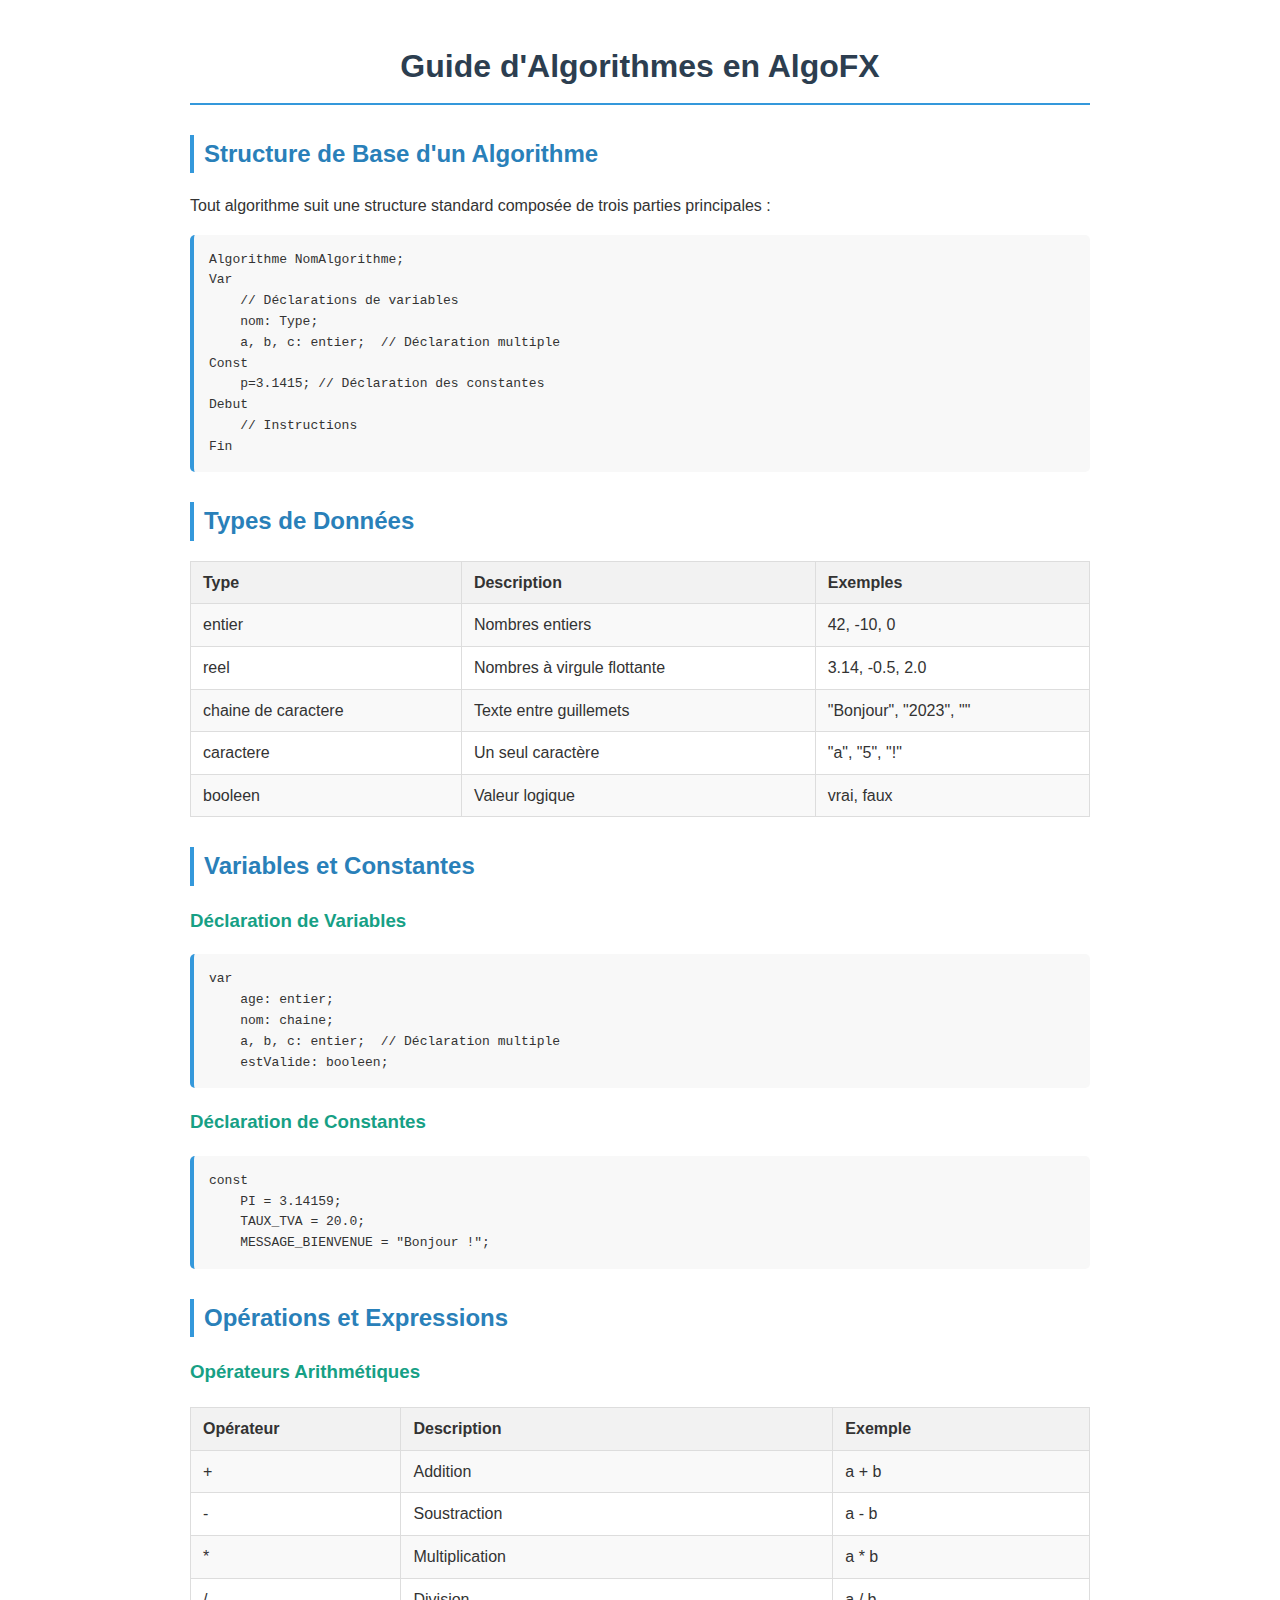
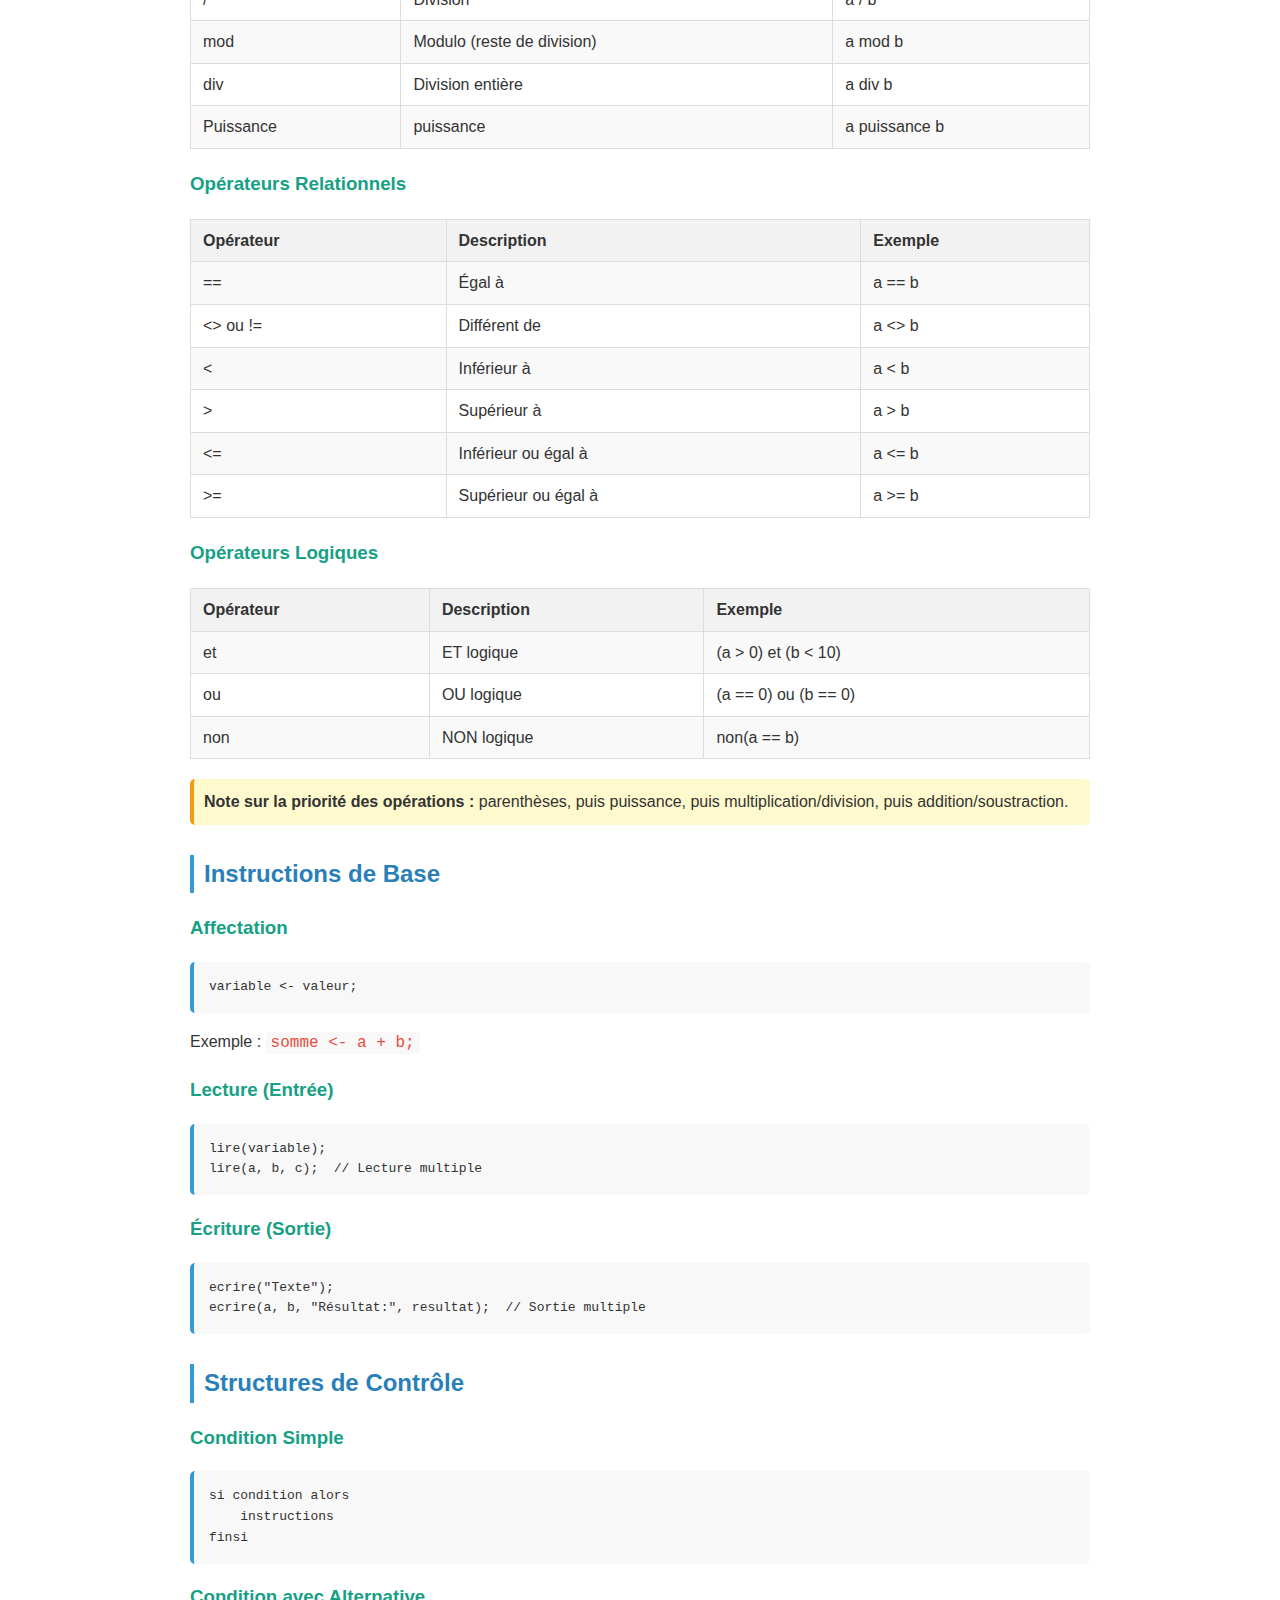
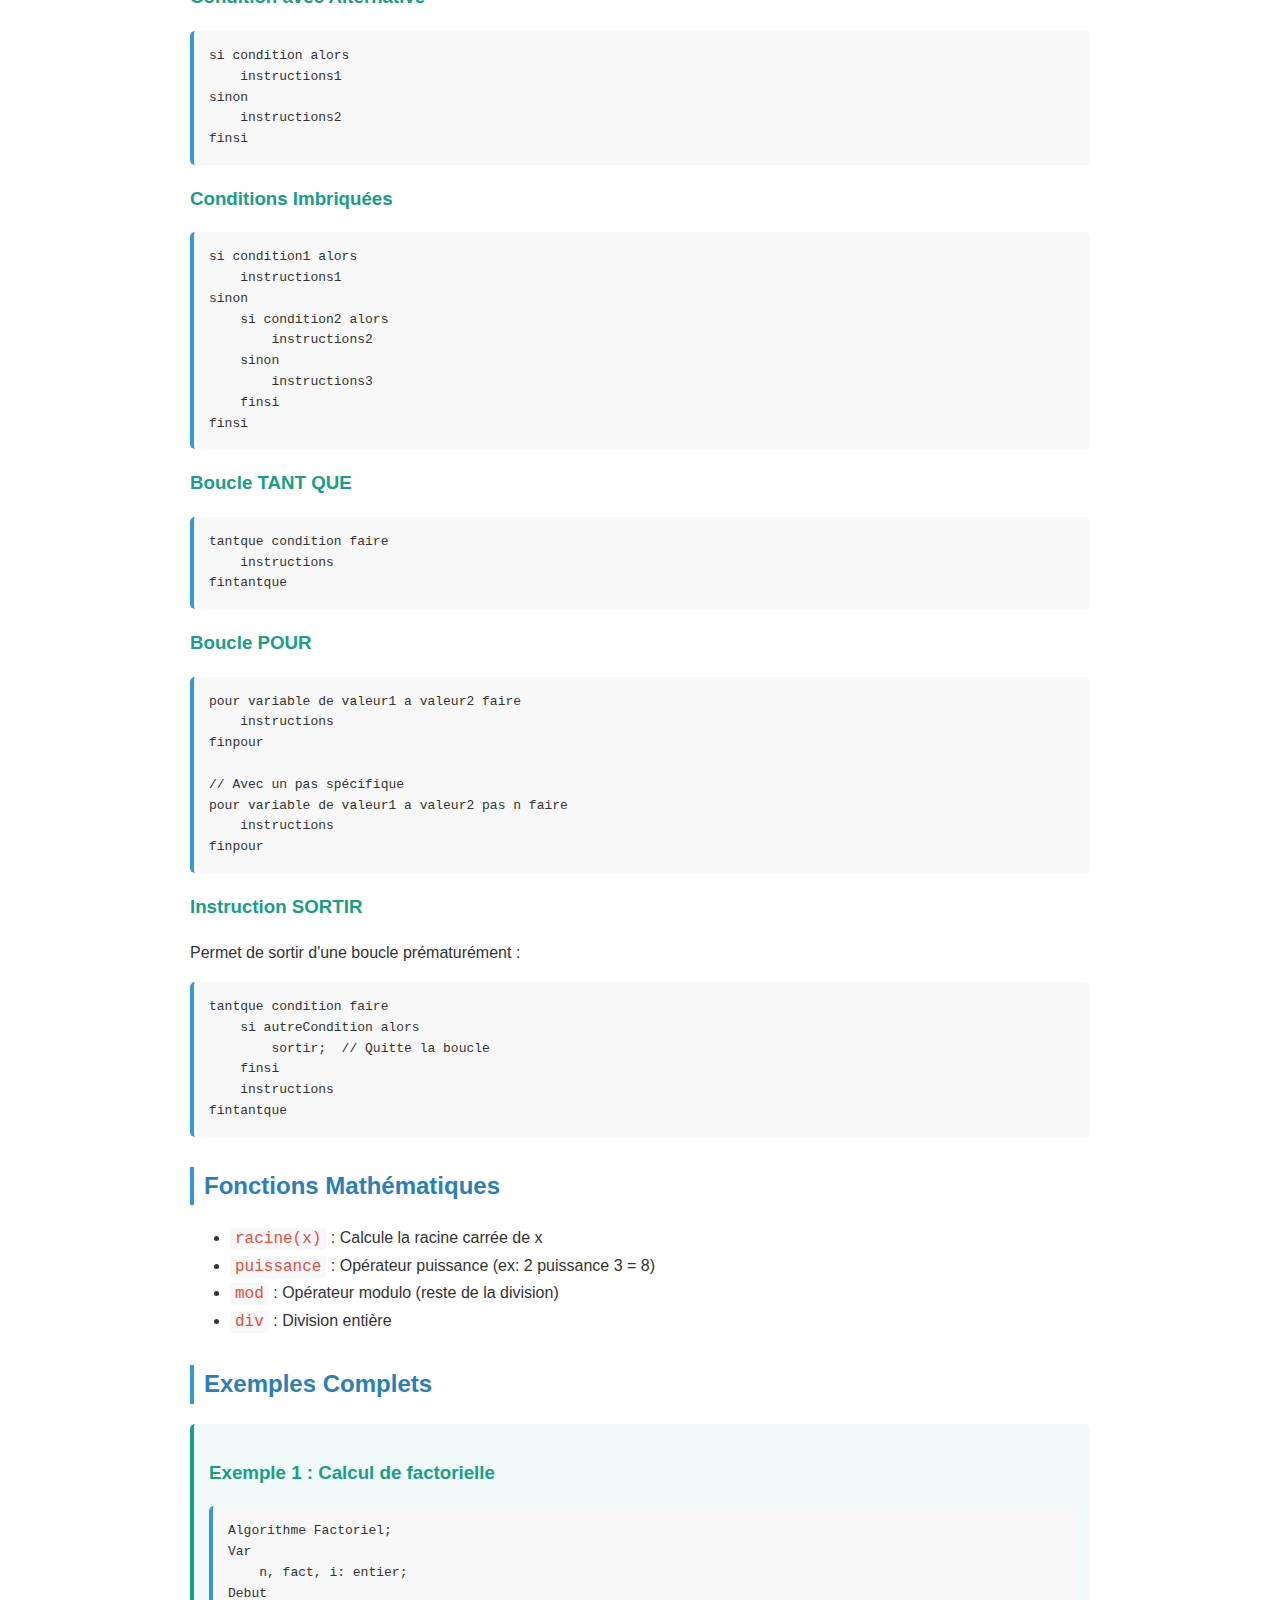
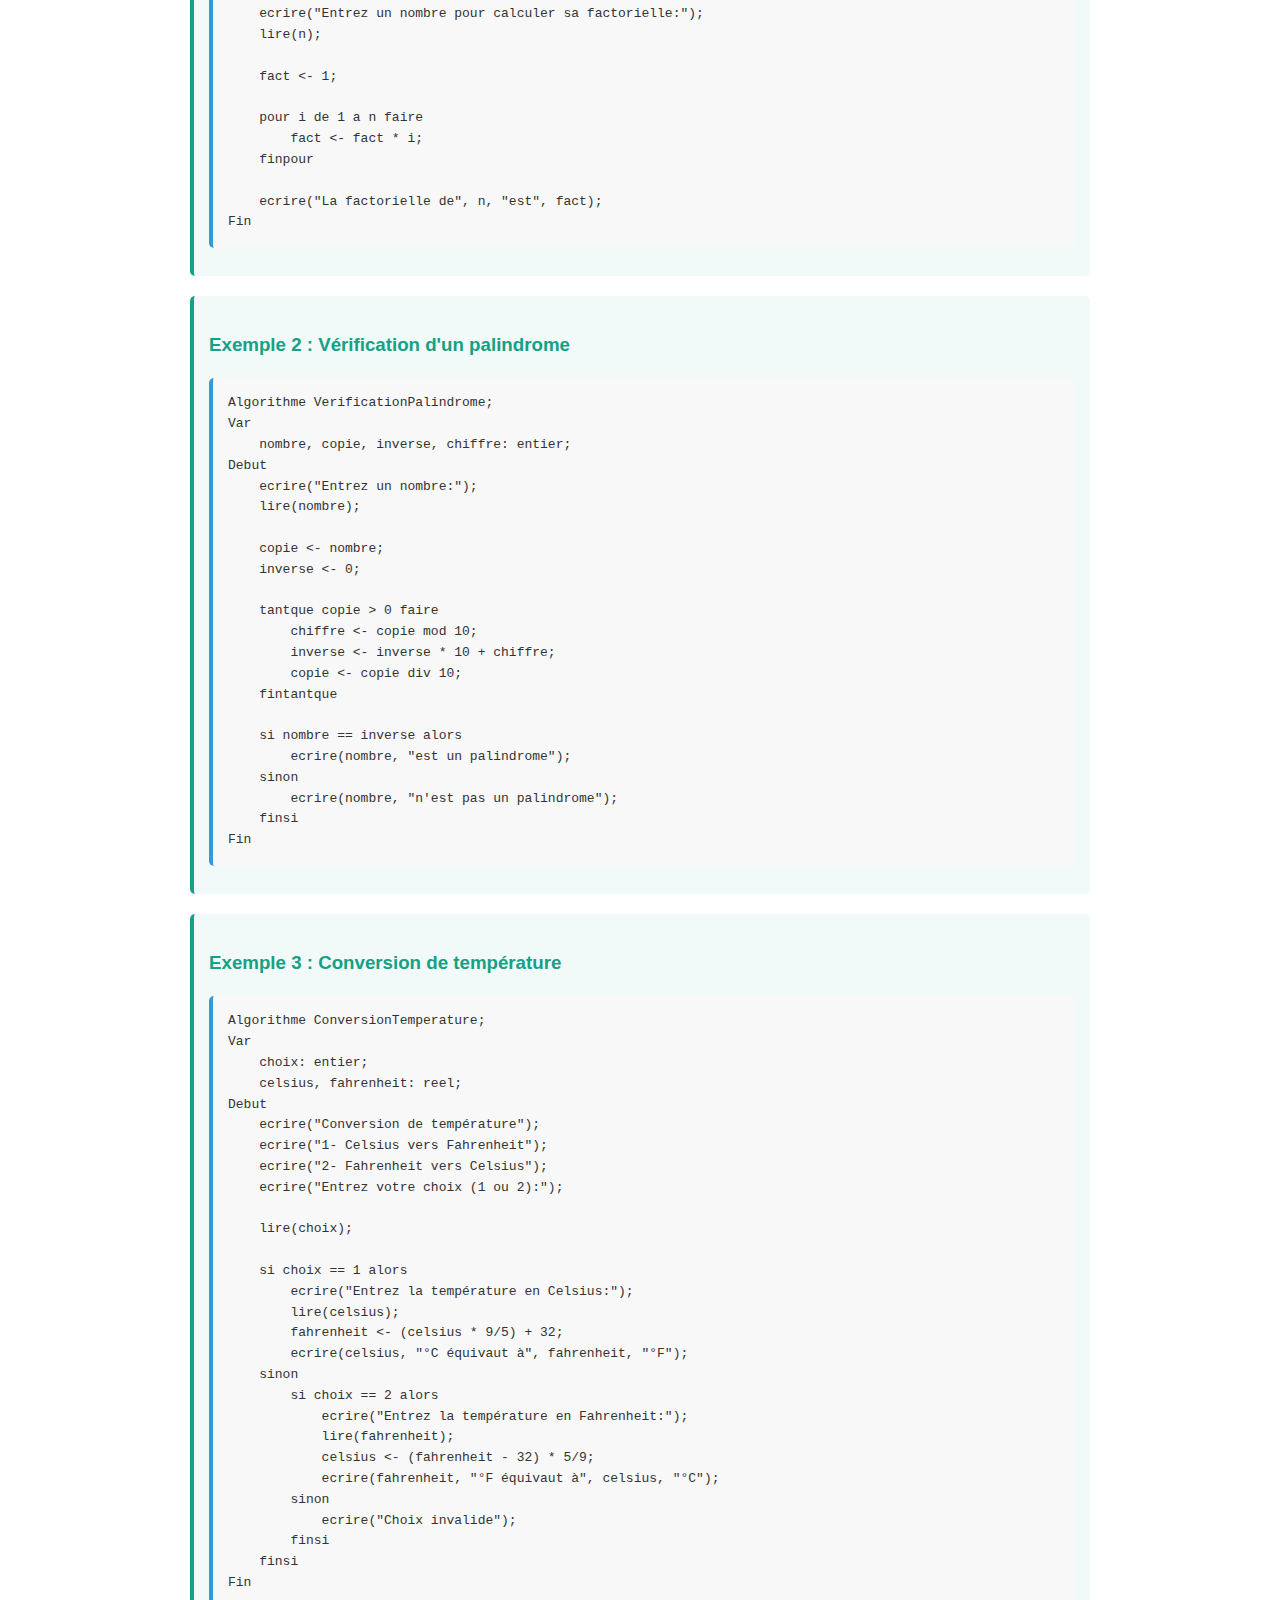
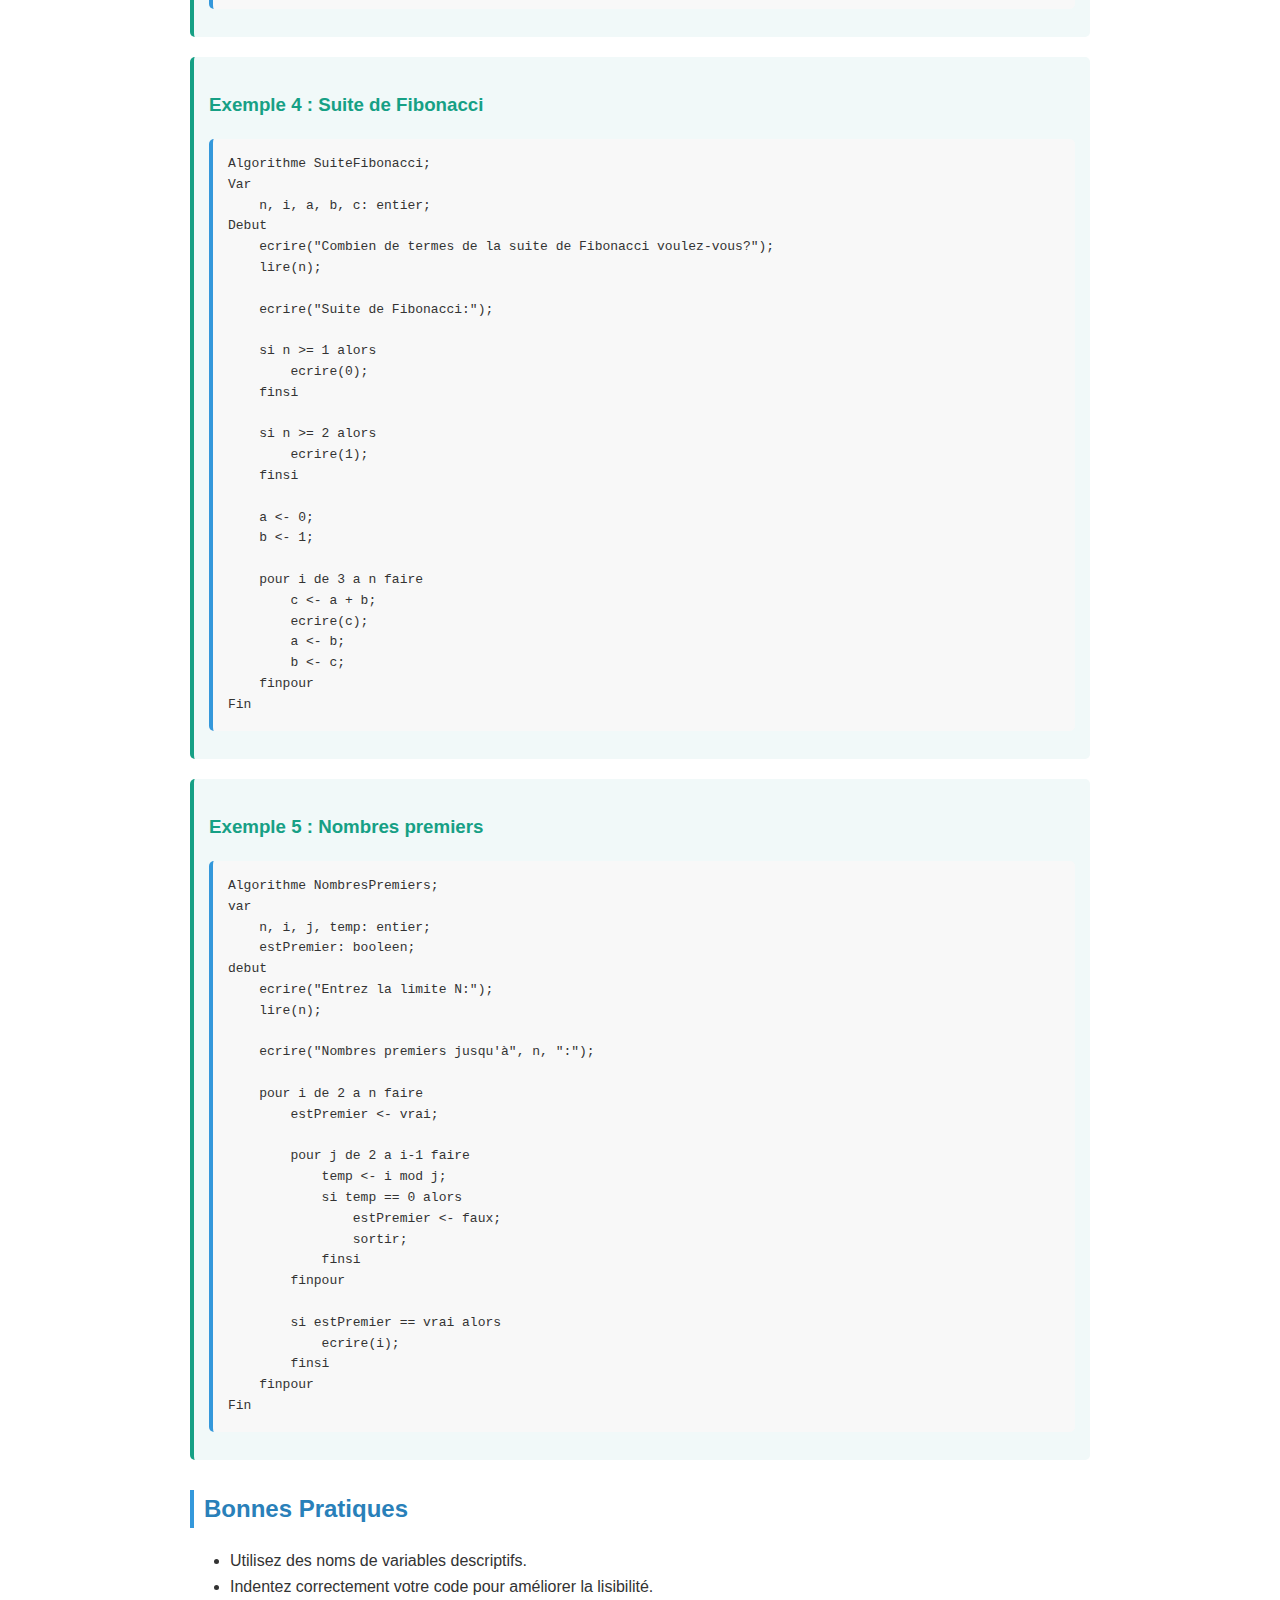
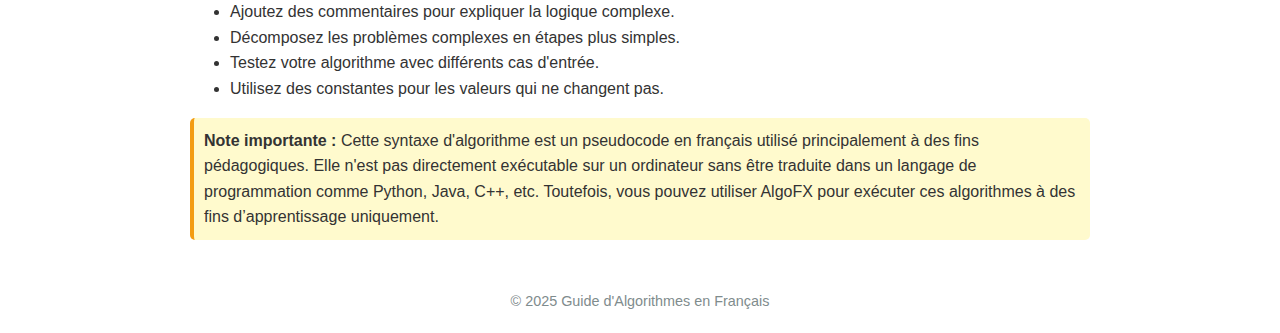
<file: Guide.html>
<!DOCTYPE html>
<html lang="fr">
<head>
    <meta charset="UTF-8">
    <meta name="viewport" content="width=device-width, initial-scale=1.0">
    <title>Guide d'Algorithmes en AlgoFX</title>
    <style>
        body {
            font-family: 'Segoe UI', Tahoma, Geneva, Verdana, sans-serif;
            line-height: 1.6;
            color: #333;
            max-width: 900px;
            margin: 0 auto;
            padding: 20px;
        }
        h1 {
            color: #2c3e50;
            text-align: center;
            border-bottom: 2px solid #3498db;
            padding-bottom: 10px;
        }
        h2 {
            color: #2980b9;
            margin-top: 30px;
            border-left: 4px solid #3498db;
            padding-left: 10px;
        }
        h3 {
            color: #16a085;
        }
        code {
            background-color: #f8f8f8;
            padding: 2px 5px;
            border-radius: 3px;
            font-family: 'Courier New', Courier, monospace;
            color: #e74c3c;
        }
        pre {
            background-color: #f8f8f8;
            padding: 15px;
            border-radius: 5px;
            overflow-x: auto;
            border-left: 4px solid #3498db;
        }
        .example {
            background-color: #f1f9f9;
            padding: 15px;
            border-radius: 5px;
            margin: 20px 0;
            border-left: 4px solid #16a085;
        }
        .note {
            background-color: #fffacd;
            padding: 10px;
            border-radius: 5px;
            border-left: 4px solid #f39c12;
            margin: 10px 0;
        }
        table {
            width: 100%;
            border-collapse: collapse;
            margin: 20px 0;
        }
        th, td {
            padding: 8px 12px;
            border: 1px solid #ddd;
            text-align: left;
        }
        th {
            background-color: #f2f2f2;
        }
        tr:nth-child(even) {
            background-color: #f9f9f9;
        }
    </style>
</head>
<body>
    <h1>Guide d'Algorithmes en AlgoFX</h1>
    
    <h2>Structure de Base d'un Algorithme</h2>
    <p>Tout algorithme suit une structure standard composée de trois parties principales :</p>
    <pre>
Algorithme NomAlgorithme;
Var
    // Déclarations de variables
    nom: Type;
    a, b, c: entier;  // Déclaration multiple
Const
    p=3.1415; // Déclaration des constantes
Debut
    // Instructions
Fin</pre>

    <h2>Types de Données</h2>
    <table>
        <tr>
            <th>Type</th>
            <th>Description</th>
            <th>Exemples</th>
        </tr>
        <tr>
            <td>entier</td>
            <td>Nombres entiers</td>
            <td>42, -10, 0</td>
        </tr>
        <tr>
            <td>reel</td>
            <td>Nombres à virgule flottante</td>
            <td>3.14, -0.5, 2.0</td>
        </tr>
        <tr>
            <td>chaine de caractere</td>
            <td>Texte entre guillemets</td>
            <td>"Bonjour", "2023", ""</td>
        </tr>
        <tr>
            <td>caractere</td>
            <td>Un seul caractère</td>
            <td>"a", "5", "!"</td>
        </tr>
        <tr>
            <td>booleen</td>
            <td>Valeur logique</td>
            <td>vrai, faux</td>
        </tr>
    </table>

    <h2>Variables et Constantes</h2>
    
    <h3>Déclaration de Variables</h3>
    <pre>
var
    age: entier;
    nom: chaine;
    a, b, c: entier;  // Déclaration multiple
    estValide: booleen;</pre>
    
    <h3>Déclaration de Constantes</h3>
    <pre>
const
    PI = 3.14159;
    TAUX_TVA = 20.0;
    MESSAGE_BIENVENUE = "Bonjour !";</pre>

    <h2>Opérations et Expressions</h2>
    
    <h3>Opérateurs Arithmétiques</h3>
    <table>
        <tr>
            <th>Opérateur</th>
            <th>Description</th>
            <th>Exemple</th>
        </tr>
        <tr>
            <td>+</td>
            <td>Addition</td>
            <td>a + b</td>
        </tr>
        <tr>
            <td>-</td>
            <td>Soustraction</td>
            <td>a - b</td>
        </tr>
        <tr>
            <td>*</td>
            <td>Multiplication</td>
            <td>a * b</td>
        </tr>
        <tr>
            <td>/</td>
            <td>Division</td>
            <td>a / b</td>
        </tr>
        <tr>
            <td>mod</td>
            <td>Modulo (reste de division)</td>
            <td>a mod b</td>
        </tr>
        <tr>
            <td>div</td>
            <td>Division entière</td>
            <td>a div b</td>
        </tr>
        <tr>
            <td>Puissance</td>
            <td>puissance</td>
            <td>a puissance b</td>
        </tr>
    </table>
    
    <h3>Opérateurs Relationnels</h3>
    <table>
        <tr>
            <th>Opérateur</th>
            <th>Description</th>
            <th>Exemple</th>
        </tr>
        <tr>
            <td>==</td>
            <td>Égal à</td>
            <td>a == b</td>
        </tr>
        <tr>
            <td>&lt;&gt; ou !=</td>
            <td>Différent de</td>
            <td>a &lt;&gt; b</td>
        </tr>
        <tr>
            <td>&lt;</td>
            <td>Inférieur à</td>
            <td>a &lt; b</td>
        </tr>
        <tr>
            <td>&gt;</td>
            <td>Supérieur à</td>
            <td>a &gt; b</td>
        </tr>
        <tr>
            <td>&lt;=</td>
            <td>Inférieur ou égal à</td>
            <td>a &lt;= b</td>
        </tr>
        <tr>
            <td>&gt;=</td>
            <td>Supérieur ou égal à</td>
            <td>a &gt;= b</td>
        </tr>
    </table>
    
    <h3>Opérateurs Logiques</h3>
    <table>
        <tr>
            <th>Opérateur</th>
            <th>Description</th>
            <th>Exemple</th>
        </tr>
        <tr>
            <td>et</td>
            <td>ET logique</td>
            <td>(a &gt; 0) et (b &lt; 10)</td>
        </tr>
        <tr>
            <td>ou</td>
            <td>OU logique</td>
            <td>(a == 0) ou (b == 0)</td>
        </tr>
        <tr>
            <td>non</td>
            <td>NON logique</td>
            <td>non(a == b)</td>
        </tr>
    </table>

    <div class="note">
        <strong>Note sur la priorité des opérations :</strong> parenthèses, puis puissance, puis multiplication/division, puis addition/soustraction.
    </div>

    <h2>Instructions de Base</h2>
    
    <h3>Affectation</h3>
    <pre>variable &lt;- valeur;</pre>
    <p>Exemple : <code>somme &lt;- a + b;</code></p>
    
    <h3>Lecture (Entrée)</h3>
    <pre>
lire(variable);
lire(a, b, c);  // Lecture multiple</pre>
    
    <h3>Écriture (Sortie)</h3>
    <pre>
ecrire("Texte");
ecrire(a, b, "Résultat:", resultat);  // Sortie multiple</pre>

    <h2>Structures de Contrôle</h2>
    
    <h3>Condition Simple</h3>
    <pre>
si condition alors
    instructions
finsi</pre>
    
    <h3>Condition avec Alternative</h3>
    <pre>
si condition alors
    instructions1
sinon
    instructions2
finsi</pre>
    
    <h3>Conditions Imbriquées</h3>
    <pre>
si condition1 alors
    instructions1
sinon
    si condition2 alors
        instructions2
    sinon
        instructions3
    finsi
finsi</pre>
    
    <h3>Boucle TANT QUE</h3>
    <pre>
tantque condition faire
    instructions
fintantque</pre>
    
    <h3>Boucle POUR</h3>
    <pre>
pour variable de valeur1 a valeur2 faire
    instructions
finpour

// Avec un pas spécifique
pour variable de valeur1 a valeur2 pas n faire
    instructions
finpour</pre>

    <h3>Instruction SORTIR</h3>
    <p>Permet de sortir d'une boucle prématurément :</p>
    <pre>
tantque condition faire
    si autreCondition alors
        sortir;  // Quitte la boucle
    finsi
    instructions
fintantque</pre>

    <h2>Fonctions Mathématiques</h2>
    <ul>
        <li><code>racine(x)</code> : Calcule la racine carrée de x</li>
        <li><code>puissance</code> : Opérateur puissance (ex: 2 puissance 3 = 8)</li>
        <li><code>mod</code> : Opérateur modulo (reste de la division)</li>
        <li><code>div</code> : Division entière</li>
    </ul>

    <h2>Exemples Complets</h2>
    
    <div class="example">
        <h3>Exemple 1 : Calcul de factorielle</h3>
        <pre>
Algorithme Factoriel;
Var
    n, fact, i: entier;
Debut
    ecrire("Entrez un nombre pour calculer sa factorielle:");
    lire(n);
    
    fact &lt;- 1;
    
    pour i de 1 a n faire
        fact &lt;- fact * i;
    finpour
    
    ecrire("La factorielle de", n, "est", fact);
Fin</pre>
    </div>
    
    <div class="example">
        <h3>Exemple 2 : Vérification d'un palindrome</h3>
        <pre>
Algorithme VerificationPalindrome;
Var
    nombre, copie, inverse, chiffre: entier;
Debut
    ecrire("Entrez un nombre:");
    lire(nombre);
    
    copie &lt;- nombre;
    inverse &lt;- 0;
    
    tantque copie > 0 faire
        chiffre &lt;- copie mod 10;
        inverse &lt;- inverse * 10 + chiffre;
        copie &lt;- copie div 10;
    fintantque
    
    si nombre == inverse alors
        ecrire(nombre, "est un palindrome");
    sinon
        ecrire(nombre, "n'est pas un palindrome");
    finsi
Fin</pre>
    </div>
    
    <div class="example">
        <h3>Exemple 3 : Conversion de température</h3>
        <pre>
Algorithme ConversionTemperature;
Var
    choix: entier;
    celsius, fahrenheit: reel;
Debut
    ecrire("Conversion de température");
    ecrire("1- Celsius vers Fahrenheit");
    ecrire("2- Fahrenheit vers Celsius");
    ecrire("Entrez votre choix (1 ou 2):");
    
    lire(choix);
    
    si choix == 1 alors
        ecrire("Entrez la température en Celsius:");
        lire(celsius);
        fahrenheit &lt;- (celsius * 9/5) + 32;
        ecrire(celsius, "°C équivaut à", fahrenheit, "°F");
    sinon
        si choix == 2 alors
            ecrire("Entrez la température en Fahrenheit:");
            lire(fahrenheit);
            celsius &lt;- (fahrenheit - 32) * 5/9;
            ecrire(fahrenheit, "°F équivaut à", celsius, "°C");
        sinon
            ecrire("Choix invalide");
        finsi
    finsi
Fin</pre>
    </div>
    
    <div class="example">
        <h3>Exemple 4 : Suite de Fibonacci</h3>
        <pre>
Algorithme SuiteFibonacci;
Var
    n, i, a, b, c: entier;
Debut
    ecrire("Combien de termes de la suite de Fibonacci voulez-vous?");
    lire(n);
    
    ecrire("Suite de Fibonacci:");
    
    si n >= 1 alors
        ecrire(0);
    finsi
    
    si n >= 2 alors
        ecrire(1);
    finsi
    
    a &lt;- 0;
    b &lt;- 1;
    
    pour i de 3 a n faire
        c &lt;- a + b;
        ecrire(c);
        a &lt;- b;
        b &lt;- c;
    finpour
Fin</pre>
    </div>
    
    <div class="example">
        <h3>Exemple 5 : Nombres premiers</h3>
        <pre>
Algorithme NombresPremiers;
var
    n, i, j, temp: entier;
    estPremier: booleen;
debut
    ecrire("Entrez la limite N:");
    lire(n);
    
    ecrire("Nombres premiers jusqu'à", n, ":");
    
    pour i de 2 a n faire
        estPremier &lt;- vrai;
        
        pour j de 2 a i-1 faire
            temp &lt;- i mod j;
            si temp == 0 alors
                estPremier &lt;- faux;
                sortir;
            finsi
        finpour
        
        si estPremier == vrai alors
            ecrire(i);
        finsi
    finpour
Fin</pre>
    </div>

    <h2>Bonnes Pratiques</h2>
    <ul>
        <li>Utilisez des noms de variables descriptifs.</li>
        <li>Indentez correctement votre code pour améliorer la lisibilité.</li>
        <li>Ajoutez des commentaires pour expliquer la logique complexe.</li>
        <li>Décomposez les problèmes complexes en étapes plus simples.</li>
        <li>Testez votre algorithme avec différents cas d'entrée.</li>
        <li>Utilisez des constantes pour les valeurs qui ne changent pas.</li>
    </ul>

    <div class="note">
        <strong>Note importante :</strong> Cette syntaxe d'algorithme est un pseudocode en français utilisé principalement à des fins pédagogiques. Elle n'est pas directement exécutable sur un ordinateur sans être traduite dans un langage de programmation comme Python, Java, C++, etc. Toutefois, vous pouvez utiliser AlgoFX pour exécuter ces algorithmes à des fins d’apprentissage uniquement.
    </div>
    
    <footer style="margin-top: 50px; text-align: center; color: #7f8c8d; font-size: 0.9em;">
        &copy; 2025 Guide d'Algorithmes en Français
    </footer>
</body>
</html>
</file>
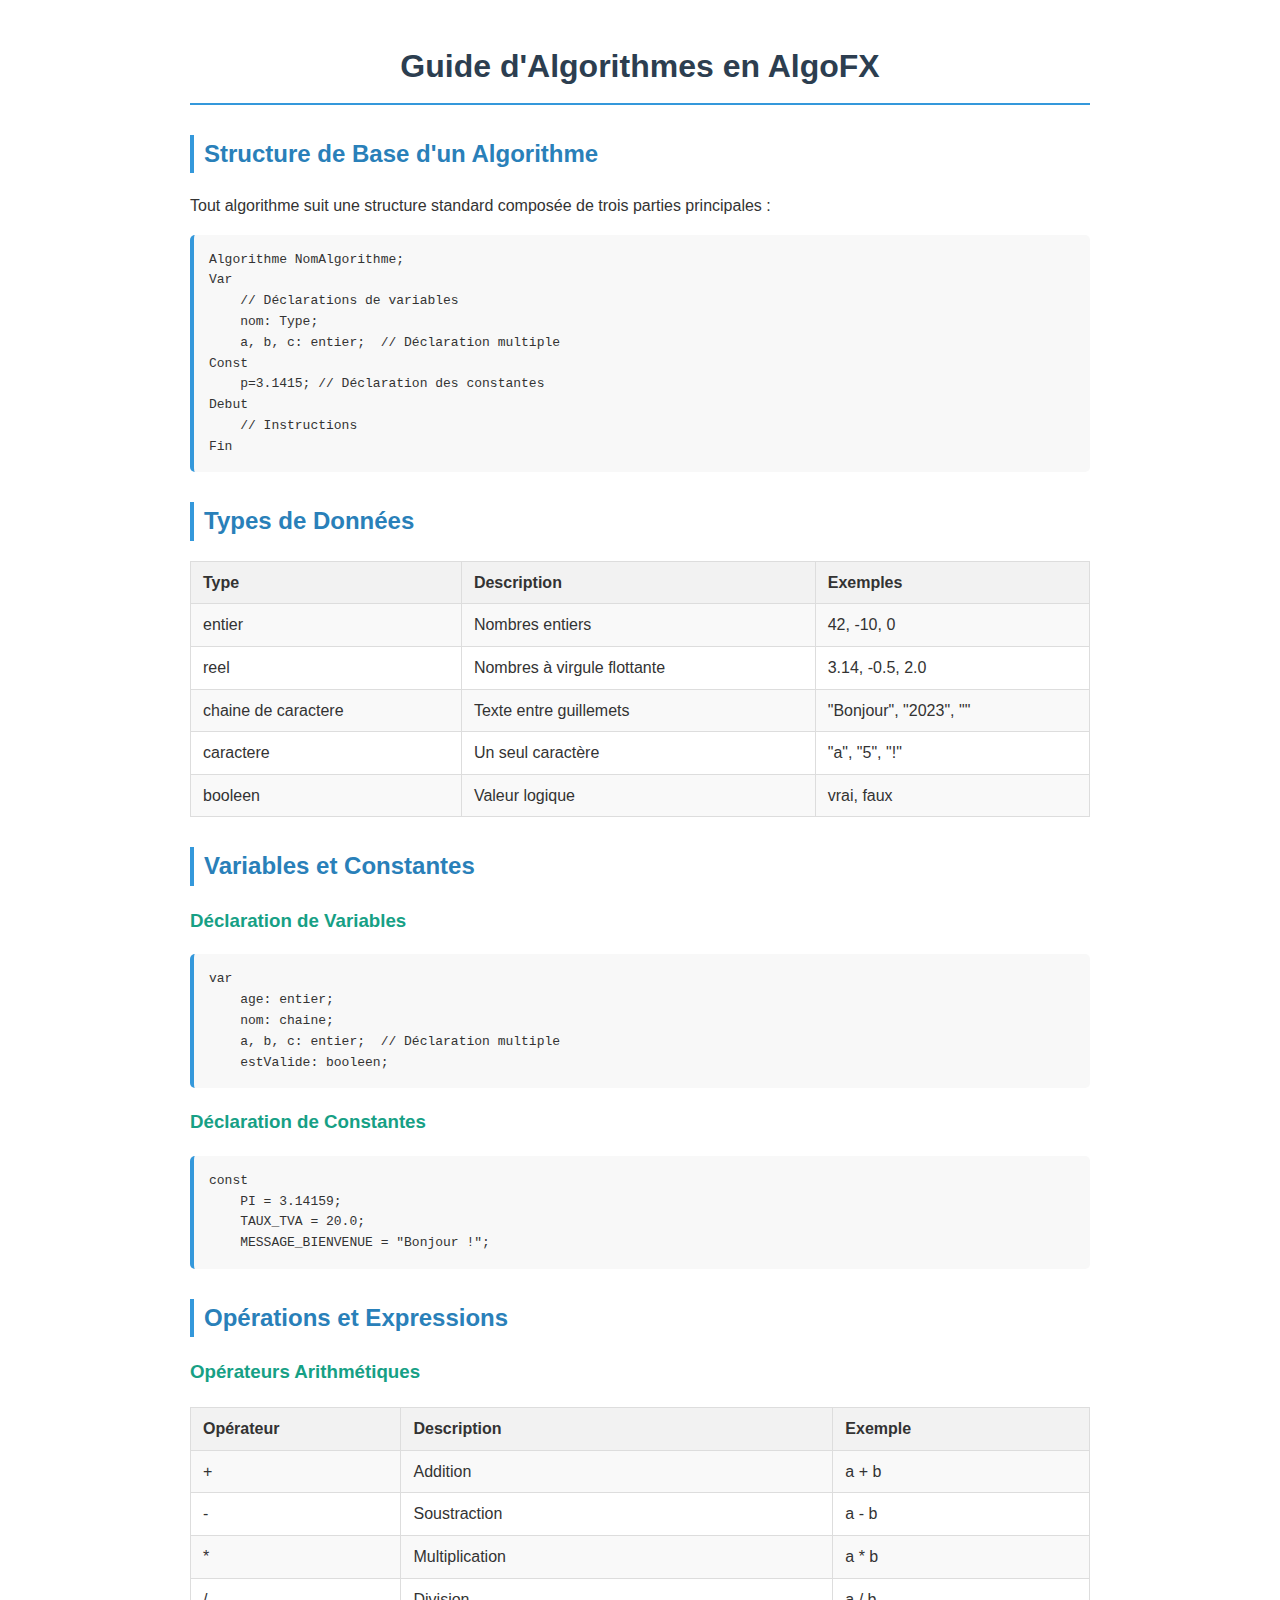
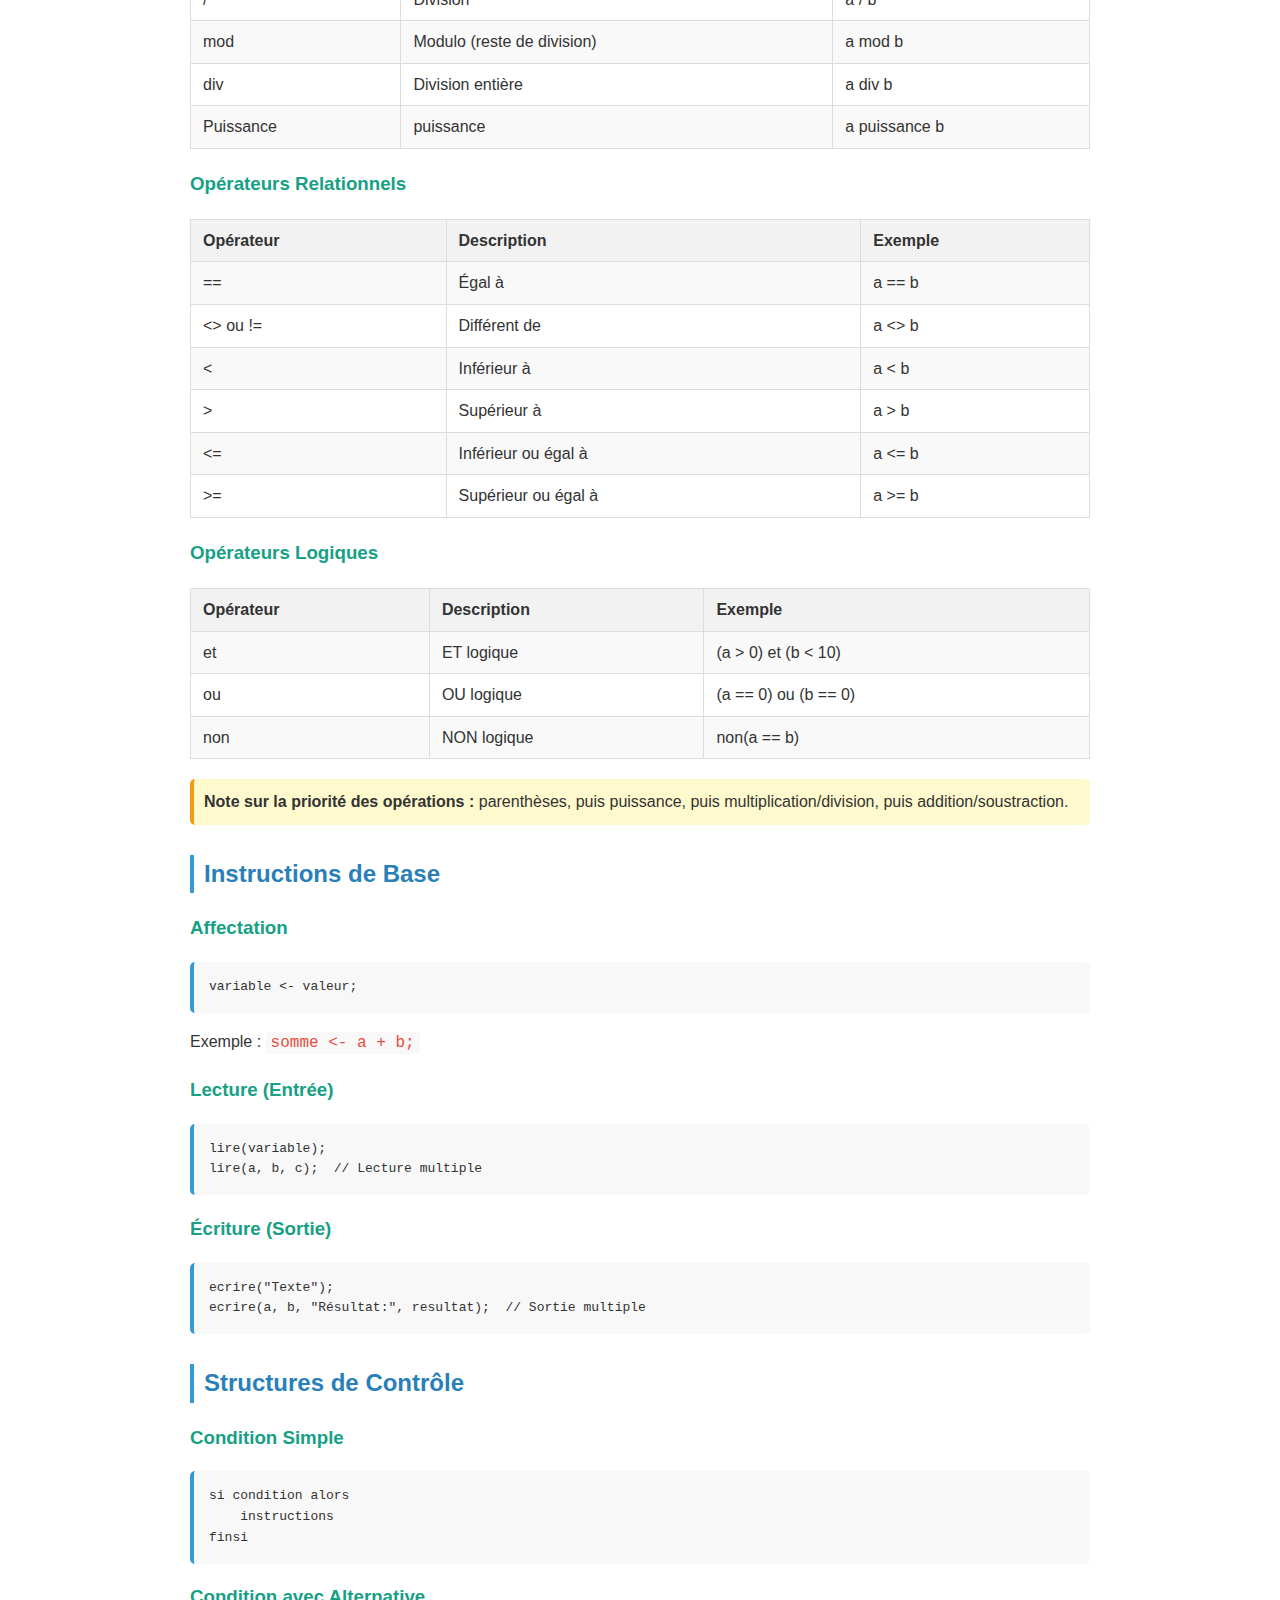
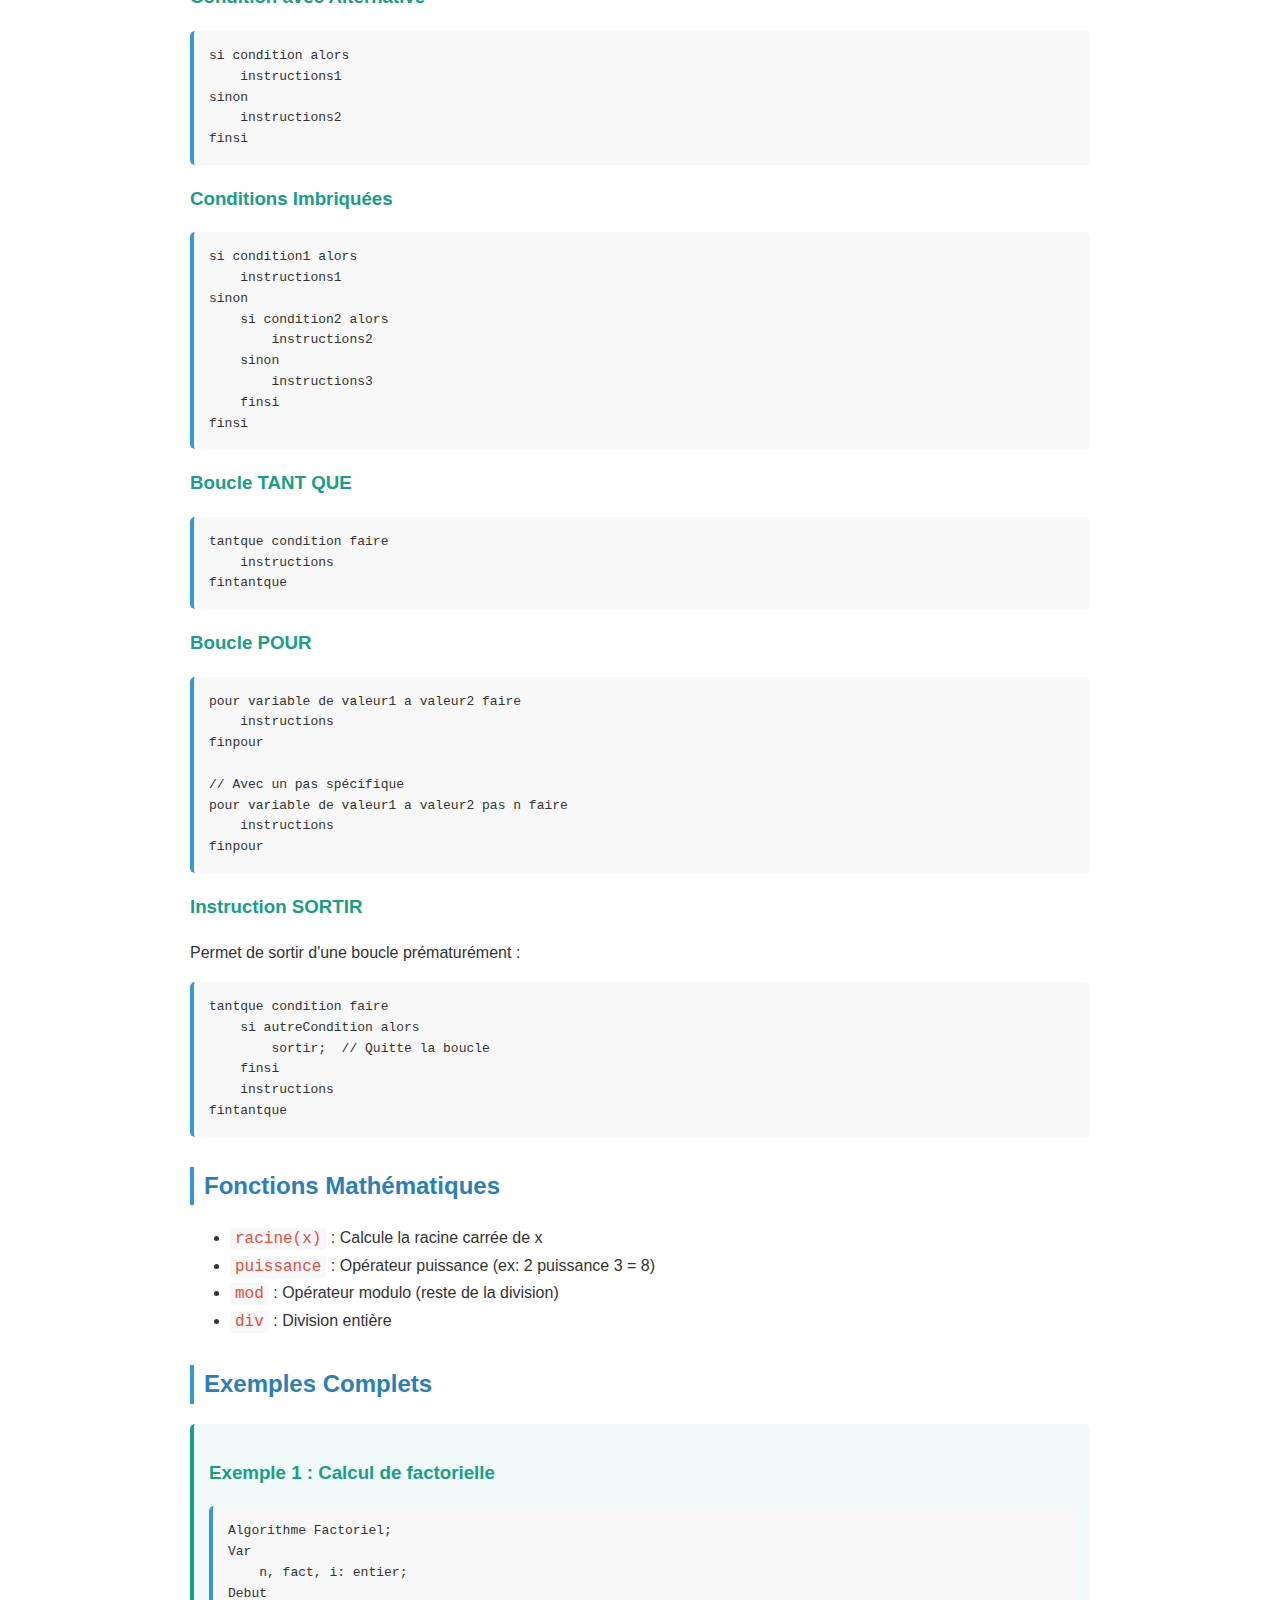
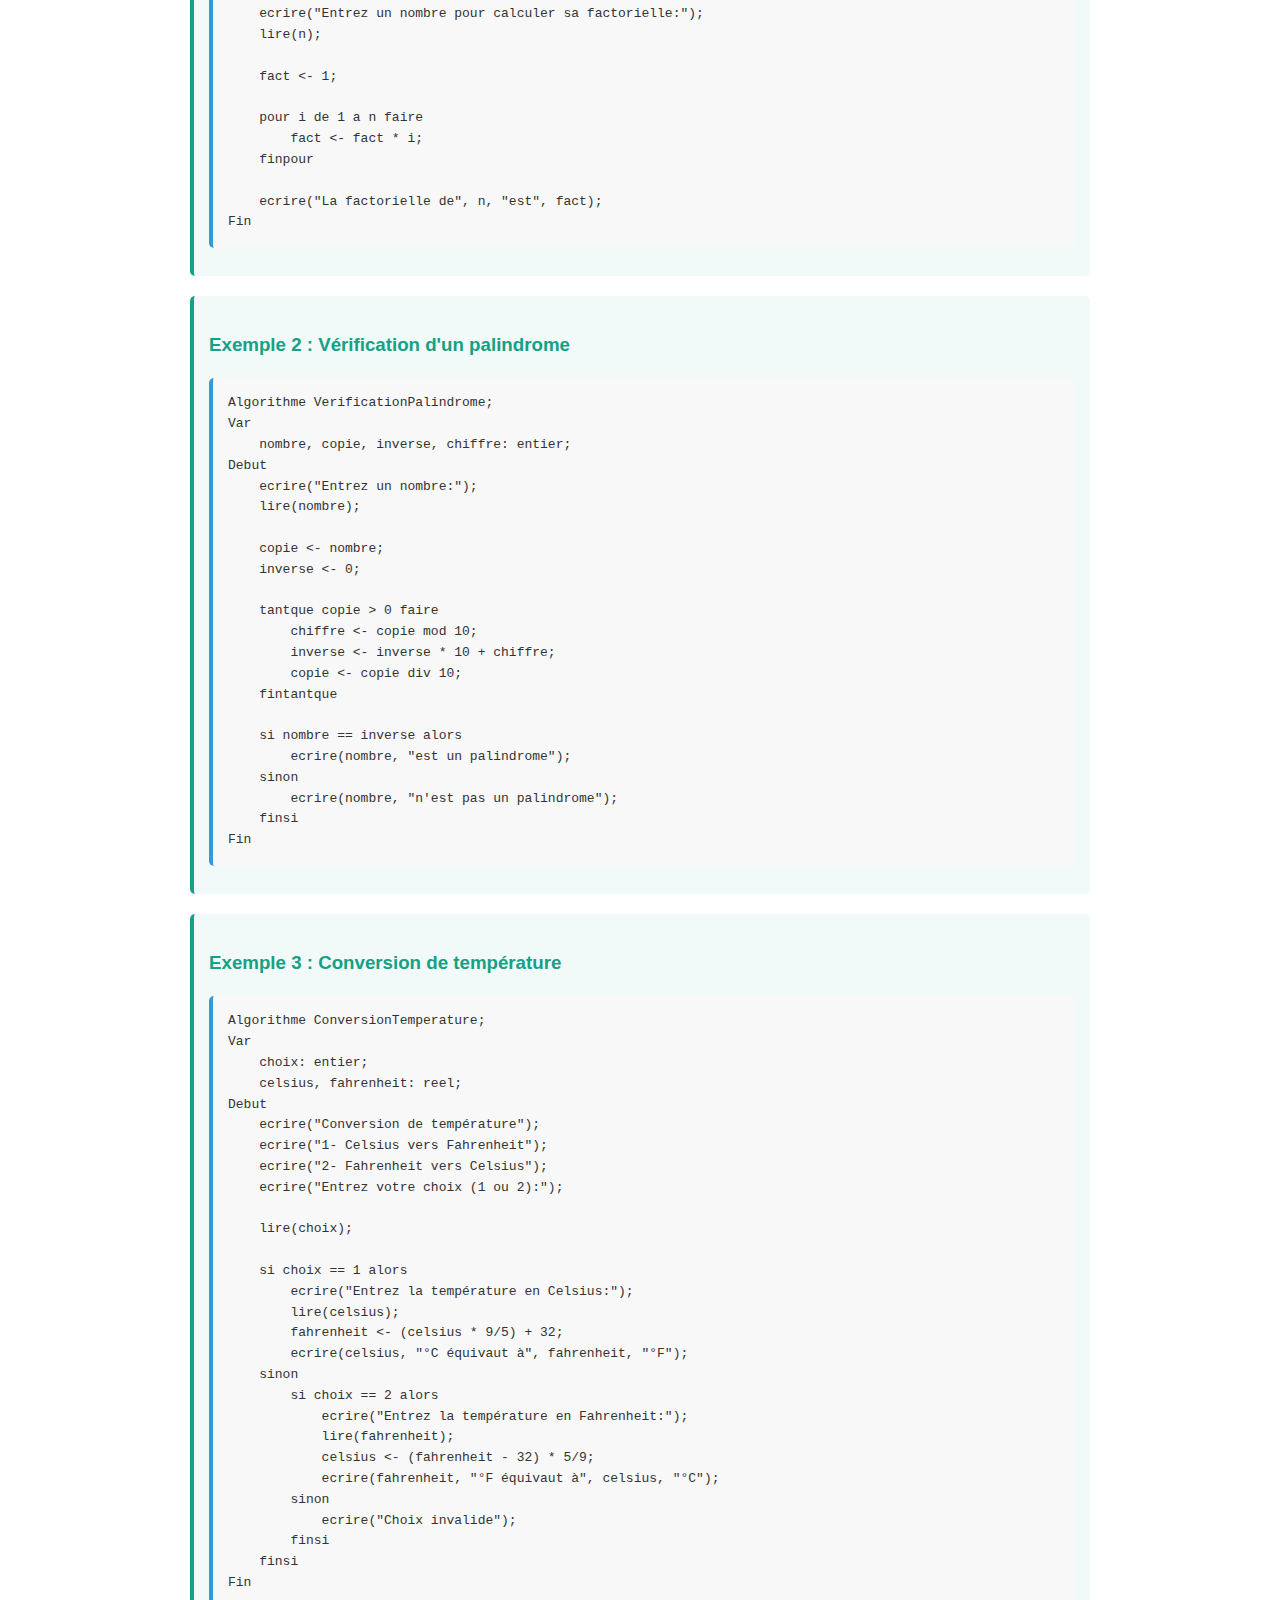
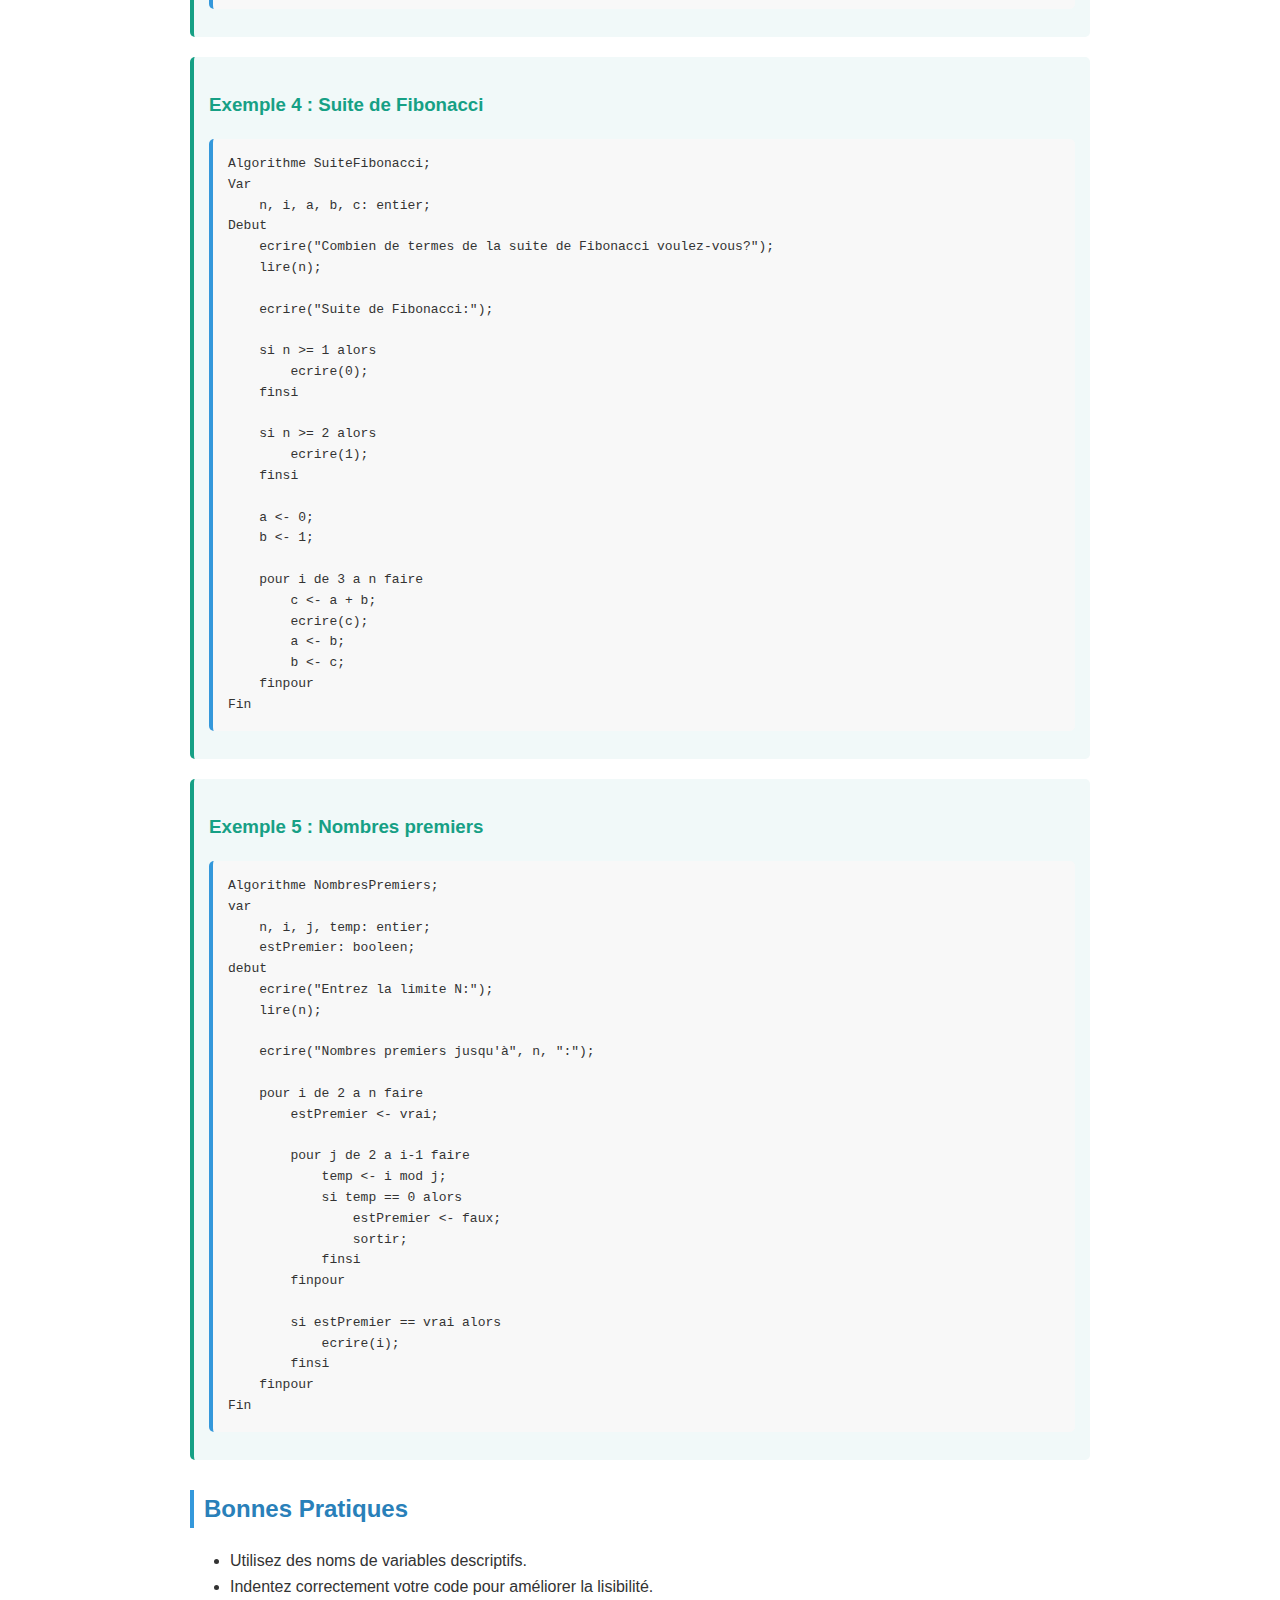
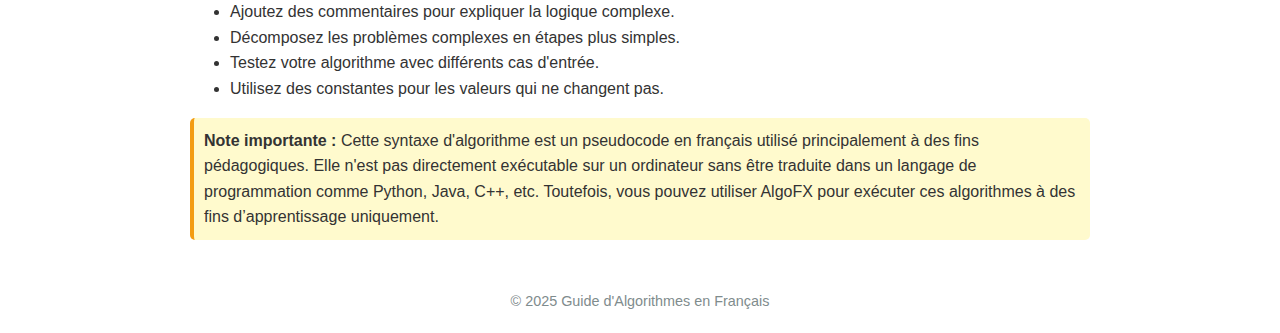
<file: guide.html>
<!DOCTYPE html>
<html lang="fr">
<head>
    <meta charset="UTF-8">
    <meta name="viewport" content="width=device-width, initial-scale=1.0">
    <title>Guide d'Algorithmes en AlgoFX</title>
    <style>
        body {
            font-family: 'Segoe UI', Tahoma, Geneva, Verdana, sans-serif;
            line-height: 1.6;
            color: #333;
            max-width: 900px;
            margin: 0 auto;
            padding: 20px;
        }
        h1 {
            color: #2c3e50;
            text-align: center;
            border-bottom: 2px solid #3498db;
            padding-bottom: 10px;
        }
        h2 {
            color: #2980b9;
            margin-top: 30px;
            border-left: 4px solid #3498db;
            padding-left: 10px;
        }
        h3 {
            color: #16a085;
        }
        code {
            background-color: #f8f8f8;
            padding: 2px 5px;
            border-radius: 3px;
            font-family: 'Courier New', Courier, monospace;
            color: #e74c3c;
        }
        pre {
            background-color: #f8f8f8;
            padding: 15px;
            border-radius: 5px;
            overflow-x: auto;
            border-left: 4px solid #3498db;
        }
        .example {
            background-color: #f1f9f9;
            padding: 15px;
            border-radius: 5px;
            margin: 20px 0;
            border-left: 4px solid #16a085;
        }
        .note {
            background-color: #fffacd;
            padding: 10px;
            border-radius: 5px;
            border-left: 4px solid #f39c12;
            margin: 10px 0;
        }
        table {
            width: 100%;
            border-collapse: collapse;
            margin: 20px 0;
        }
        th, td {
            padding: 8px 12px;
            border: 1px solid #ddd;
            text-align: left;
        }
        th {
            background-color: #f2f2f2;
        }
        tr:nth-child(even) {
            background-color: #f9f9f9;
        }
    </style>
</head>
<body>
    <h1>Guide d'Algorithmes en AlgoFX</h1>
    
    <h2>Structure de Base d'un Algorithme</h2>
    <p>Tout algorithme suit une structure standard composée de trois parties principales :</p>
    <pre>
Algorithme NomAlgorithme;
Var
    // Déclarations de variables
    nom: Type;
    a, b, c: entier;  // Déclaration multiple
Const
    p=3.1415; // Déclaration des constantes
Debut
    // Instructions
Fin</pre>

    <h2>Types de Données</h2>
    <table>
        <tr>
            <th>Type</th>
            <th>Description</th>
            <th>Exemples</th>
        </tr>
        <tr>
            <td>entier</td>
            <td>Nombres entiers</td>
            <td>42, -10, 0</td>
        </tr>
        <tr>
            <td>reel</td>
            <td>Nombres à virgule flottante</td>
            <td>3.14, -0.5, 2.0</td>
        </tr>
        <tr>
            <td>chaine de caractere</td>
            <td>Texte entre guillemets</td>
            <td>"Bonjour", "2023", ""</td>
        </tr>
        <tr>
            <td>caractere</td>
            <td>Un seul caractère</td>
            <td>"a", "5", "!"</td>
        </tr>
        <tr>
            <td>booleen</td>
            <td>Valeur logique</td>
            <td>vrai, faux</td>
        </tr>
    </table>

    <h2>Variables et Constantes</h2>
    
    <h3>Déclaration de Variables</h3>
    <pre>
var
    age: entier;
    nom: chaine;
    a, b, c: entier;  // Déclaration multiple
    estValide: booleen;</pre>
    
    <h3>Déclaration de Constantes</h3>
    <pre>
const
    PI = 3.14159;
    TAUX_TVA = 20.0;
    MESSAGE_BIENVENUE = "Bonjour !";</pre>

    <h2>Opérations et Expressions</h2>
    
    <h3>Opérateurs Arithmétiques</h3>
    <table>
        <tr>
            <th>Opérateur</th>
            <th>Description</th>
            <th>Exemple</th>
        </tr>
        <tr>
            <td>+</td>
            <td>Addition</td>
            <td>a + b</td>
        </tr>
        <tr>
            <td>-</td>
            <td>Soustraction</td>
            <td>a - b</td>
        </tr>
        <tr>
            <td>*</td>
            <td>Multiplication</td>
            <td>a * b</td>
        </tr>
        <tr>
            <td>/</td>
            <td>Division</td>
            <td>a / b</td>
        </tr>
        <tr>
            <td>mod</td>
            <td>Modulo (reste de division)</td>
            <td>a mod b</td>
        </tr>
        <tr>
            <td>div</td>
            <td>Division entière</td>
            <td>a div b</td>
        </tr>
        <tr>
            <td>Puissance</td>
            <td>puissance</td>
            <td>a puissance b</td>
        </tr>
    </table>
    
    <h3>Opérateurs Relationnels</h3>
    <table>
        <tr>
            <th>Opérateur</th>
            <th>Description</th>
            <th>Exemple</th>
        </tr>
        <tr>
            <td>==</td>
            <td>Égal à</td>
            <td>a == b</td>
        </tr>
        <tr>
            <td>&lt;&gt; ou !=</td>
            <td>Différent de</td>
            <td>a &lt;&gt; b</td>
        </tr>
        <tr>
            <td>&lt;</td>
            <td>Inférieur à</td>
            <td>a &lt; b</td>
        </tr>
        <tr>
            <td>&gt;</td>
            <td>Supérieur à</td>
            <td>a &gt; b</td>
        </tr>
        <tr>
            <td>&lt;=</td>
            <td>Inférieur ou égal à</td>
            <td>a &lt;= b</td>
        </tr>
        <tr>
            <td>&gt;=</td>
            <td>Supérieur ou égal à</td>
            <td>a &gt;= b</td>
        </tr>
    </table>
    
    <h3>Opérateurs Logiques</h3>
    <table>
        <tr>
            <th>Opérateur</th>
            <th>Description</th>
            <th>Exemple</th>
        </tr>
        <tr>
            <td>et</td>
            <td>ET logique</td>
            <td>(a &gt; 0) et (b &lt; 10)</td>
        </tr>
        <tr>
            <td>ou</td>
            <td>OU logique</td>
            <td>(a == 0) ou (b == 0)</td>
        </tr>
        <tr>
            <td>non</td>
            <td>NON logique</td>
            <td>non(a == b)</td>
        </tr>
    </table>

    <div class="note">
        <strong>Note sur la priorité des opérations :</strong> parenthèses, puis puissance, puis multiplication/division, puis addition/soustraction.
    </div>

    <h2>Instructions de Base</h2>
    
    <h3>Affectation</h3>
    <pre>variable &lt;- valeur;</pre>
    <p>Exemple : <code>somme &lt;- a + b;</code></p>
    
    <h3>Lecture (Entrée)</h3>
    <pre>
lire(variable);
lire(a, b, c);  // Lecture multiple</pre>
    
    <h3>Écriture (Sortie)</h3>
    <pre>
ecrire("Texte");
ecrire(a, b, "Résultat:", resultat);  // Sortie multiple</pre>

    <h2>Structures de Contrôle</h2>
    
    <h3>Condition Simple</h3>
    <pre>
si condition alors
    instructions
finsi</pre>
    
    <h3>Condition avec Alternative</h3>
    <pre>
si condition alors
    instructions1
sinon
    instructions2
finsi</pre>
    
    <h3>Conditions Imbriquées</h3>
    <pre>
si condition1 alors
    instructions1
sinon
    si condition2 alors
        instructions2
    sinon
        instructions3
    finsi
finsi</pre>
    
    <h3>Boucle TANT QUE</h3>
    <pre>
tantque condition faire
    instructions
fintantque</pre>
    
    <h3>Boucle POUR</h3>
    <pre>
pour variable de valeur1 a valeur2 faire
    instructions
finpour

// Avec un pas spécifique
pour variable de valeur1 a valeur2 pas n faire
    instructions
finpour</pre>

    <h3>Instruction SORTIR</h3>
    <p>Permet de sortir d'une boucle prématurément :</p>
    <pre>
tantque condition faire
    si autreCondition alors
        sortir;  // Quitte la boucle
    finsi
    instructions
fintantque</pre>

    <h2>Fonctions Mathématiques</h2>
    <ul>
        <li><code>racine(x)</code> : Calcule la racine carrée de x</li>
        <li><code>puissance</code> : Opérateur puissance (ex: 2 puissance 3 = 8)</li>
        <li><code>mod</code> : Opérateur modulo (reste de la division)</li>
        <li><code>div</code> : Division entière</li>
    </ul>

    <h2>Exemples Complets</h2>
    
    <div class="example">
        <h3>Exemple 1 : Calcul de factorielle</h3>
        <pre>
Algorithme Factoriel;
Var
    n, fact, i: entier;
Debut
    ecrire("Entrez un nombre pour calculer sa factorielle:");
    lire(n);
    
    fact &lt;- 1;
    
    pour i de 1 a n faire
        fact &lt;- fact * i;
    finpour
    
    ecrire("La factorielle de", n, "est", fact);
Fin</pre>
    </div>
    
    <div class="example">
        <h3>Exemple 2 : Vérification d'un palindrome</h3>
        <pre>
Algorithme VerificationPalindrome;
Var
    nombre, copie, inverse, chiffre: entier;
Debut
    ecrire("Entrez un nombre:");
    lire(nombre);
    
    copie &lt;- nombre;
    inverse &lt;- 0;
    
    tantque copie > 0 faire
        chiffre &lt;- copie mod 10;
        inverse &lt;- inverse * 10 + chiffre;
        copie &lt;- copie div 10;
    fintantque
    
    si nombre == inverse alors
        ecrire(nombre, "est un palindrome");
    sinon
        ecrire(nombre, "n'est pas un palindrome");
    finsi
Fin</pre>
    </div>
    
    <div class="example">
        <h3>Exemple 3 : Conversion de température</h3>
        <pre>
Algorithme ConversionTemperature;
Var
    choix: entier;
    celsius, fahrenheit: reel;
Debut
    ecrire("Conversion de température");
    ecrire("1- Celsius vers Fahrenheit");
    ecrire("2- Fahrenheit vers Celsius");
    ecrire("Entrez votre choix (1 ou 2):");
    
    lire(choix);
    
    si choix == 1 alors
        ecrire("Entrez la température en Celsius:");
        lire(celsius);
        fahrenheit &lt;- (celsius * 9/5) + 32;
        ecrire(celsius, "°C équivaut à", fahrenheit, "°F");
    sinon
        si choix == 2 alors
            ecrire("Entrez la température en Fahrenheit:");
            lire(fahrenheit);
            celsius &lt;- (fahrenheit - 32) * 5/9;
            ecrire(fahrenheit, "°F équivaut à", celsius, "°C");
        sinon
            ecrire("Choix invalide");
        finsi
    finsi
Fin</pre>
    </div>
    
    <div class="example">
        <h3>Exemple 4 : Suite de Fibonacci</h3>
        <pre>
Algorithme SuiteFibonacci;
Var
    n, i, a, b, c: entier;
Debut
    ecrire("Combien de termes de la suite de Fibonacci voulez-vous?");
    lire(n);
    
    ecrire("Suite de Fibonacci:");
    
    si n >= 1 alors
        ecrire(0);
    finsi
    
    si n >= 2 alors
        ecrire(1);
    finsi
    
    a &lt;- 0;
    b &lt;- 1;
    
    pour i de 3 a n faire
        c &lt;- a + b;
        ecrire(c);
        a &lt;- b;
        b &lt;- c;
    finpour
Fin</pre>
    </div>
    
    <div class="example">
        <h3>Exemple 5 : Nombres premiers</h3>
        <pre>
Algorithme NombresPremiers;
var
    n, i, j, temp: entier;
    estPremier: booleen;
debut
    ecrire("Entrez la limite N:");
    lire(n);
    
    ecrire("Nombres premiers jusqu'à", n, ":");
    
    pour i de 2 a n faire
        estPremier &lt;- vrai;
        
        pour j de 2 a i-1 faire
            temp &lt;- i mod j;
            si temp == 0 alors
                estPremier &lt;- faux;
                sortir;
            finsi
        finpour
        
        si estPremier == vrai alors
            ecrire(i);
        finsi
    finpour
Fin</pre>
    </div>

    <h2>Bonnes Pratiques</h2>
    <ul>
        <li>Utilisez des noms de variables descriptifs.</li>
        <li>Indentez correctement votre code pour améliorer la lisibilité.</li>
        <li>Ajoutez des commentaires pour expliquer la logique complexe.</li>
        <li>Décomposez les problèmes complexes en étapes plus simples.</li>
        <li>Testez votre algorithme avec différents cas d'entrée.</li>
        <li>Utilisez des constantes pour les valeurs qui ne changent pas.</li>
    </ul>

    <div class="note">
        <strong>Note importante :</strong> Cette syntaxe d'algorithme est un pseudocode en français utilisé principalement à des fins pédagogiques. Elle n'est pas directement exécutable sur un ordinateur sans être traduite dans un langage de programmation comme Python, Java, C++, etc. Toutefois, vous pouvez utiliser AlgoFX pour exécuter ces algorithmes à des fins d’apprentissage uniquement.
    </div>
    
    <footer style="margin-top: 50px; text-align: center; color: #7f8c8d; font-size: 0.9em;">
        &copy; 2025 Guide d'Algorithmes en Français
    </footer>
</body>
</html>
</file>
<file: styles.css>
/* Base styles and variables */
:root {
    --primary-color: #007ACC;
    --primary-light: #2e99dd;
    --primary-dark: #005a99;
    --secondary-color: #1E1E1E;
    --accent-color: #3E3E42;
    --text-color: #333333;
    --light-text: #FFFFFF;
    --light-gray: #f5f5f5;
    --mid-gray: #e0e0e0;
    --dark-gray: #666666;
    --border-color: #ddd;
    --success-color: #28a745;
    --warning-color: #ffc107;
    --danger-color: #dc3545;
    --shadow-sm: 0 2px 5px rgba(0, 0, 0, 0.1);
    --shadow-md: 0 4px 8px rgba(0, 0, 0, 0.12);
    --shadow-lg: 0 8px 16px rgba(0, 0, 0, 0.15);
    --border-radius-sm: 4px;
    --border-radius-md: 8px;
    --border-radius-lg: 12px;
    --transition-speed: 0.3s;
}

/* Reset and base styles */
* {
    margin: 0;
    padding: 0;
    box-sizing: border-box;
}

body {
    font-family: 'Roboto', sans-serif;
    font-size: 16px;
    line-height: 1.6;
    color: var(--text-color);
    background-color: #ffffff;
    overflow-x: hidden;
}

.container {
    width: 100%;
    max-width: 1200px;
    margin: 0 auto;
    padding: 0 20px;
}

/* Typography */
h1, h2, h3, h4, h5, h6 {
    font-weight: 700;
    line-height: 1.3;
    margin-bottom: 1rem;
}

h1 {
    font-size: 2.5rem;
}

h2 {
    font-size: 2rem;
}

h3 {
    font-size: 1.5rem;
}

p {
    margin-bottom: 1rem;
}

.section-title {
    text-align: center;
    margin-bottom: 2.5rem;
    position: relative;
    padding-bottom: 15px;
}

.section-title::after {
    content: '';
    position: absolute;
    width: 80px;
    height: 3px;
    background-color: var(--primary-color);
    bottom: 0;
    left: 50%;
    transform: translateX(-50%);
}

.section-title.light {
    color: var(--light-text);
}

.section-title.light::after {
    background-color: var(--light-text);
}

/* Buttons */
.btn {
    display: inline-block;
    padding: 14px 28px;
    border-radius: var(--border-radius-md);
    font-weight: 600;
    text-align: center;
    text-decoration: none;
    cursor: pointer;
    transition: all 0.3s ease;
    border: none;
    outline: none;
    position: relative;
    box-shadow: 0 4px 6px rgba(0, 0, 0, 0.1);
    min-width: 180px;
}

.btn-primary {
    background-color: var(--primary-color);
    color: var(--light-text);
}

.btn-primary:hover {
    background-color: var(--primary-dark);
    transform: translateY(-2px);
    box-shadow: 0 6px 8px rgba(0, 0, 0, 0.15);
}

.btn-secondary {
    background-color: rgba(255, 255, 255, 0.15);
    color: var(--light-text);
    border: 2px solid var(--light-text);
}

.btn-secondary:hover {
    background-color: rgba(255, 255, 255, 0.25);
    transform: translateY(-2px);
    box-shadow: 0 6px 8px rgba(0, 0, 0, 0.15);
}

.btn-download {
    background-color: var(--primary-color);
    color: var(--light-text);
    width: 100%;
    display: flex;
    justify-content: center;
    align-items: center;
    gap: 8px;
}

.btn-download:hover {
    background-color: var(--primary-dark);
}

.btn-github {
    background-color: var(--secondary-color);
    color: var(--light-text);
    display: inline-flex;
    align-items: center;
    gap: 8px;
}

.btn-github:hover {
    background-color: #333;
}

/* Navigation */
.navbar {
    position: fixed;
    top: 0;
    left: 0;
    width: 100%;
    background-color: rgba(255, 255, 255, 0.95);
    box-shadow: var(--shadow-sm);
    z-index: 1000;
    backdrop-filter: blur(5px);
}

.nav-container {
    display: flex;
    justify-content: space-between;
    align-items: center;
    height: 80px;
}

.logo-container {
    display: flex;
    align-items: center;
    gap: 10px;
}

.nav-logo {
    width: 40px;
    height: auto;
}

.nav-title {
    font-size: 1.5rem;
    margin: 0;
    color: var(--primary-color);
}

.nav-menu {
    display: flex;
    list-style: none;
    gap: 30px;
}

.nav-menu li a {
    text-decoration: none;
    color: var(--text-color);
    font-weight: 500;
    position: relative;
    transition: color var(--transition-speed) ease;
}

.nav-menu li a::after {
    content: '';
    position: absolute;
    width: 0;
    height: 2px;
    background-color: var(--primary-color);
    bottom: -5px;
    left: 0;
    transition: width var(--transition-speed) ease;
}

.nav-menu li a:hover {
    color: var(--primary-color);
}

.nav-menu li a:hover::after {
    width: 100%;
}

.menu-toggle {
    display: none;
    font-size: 1.5rem;
    cursor: pointer;
    color: var(--text-color);
}

.hero-header {
    background: linear-gradient(135deg, var(--primary-color) 0%, var(--primary-dark) 100%);
    color: var(--light-text);
    padding: 160px 0 100px;
    position: relative;
    overflow: hidden;
    margin-bottom: 0; /* Ensure no gap between hero and content */
}

.hero-content {
    text-align: center;
    max-width: 800px;
    margin: 0 auto;
    position: relative;
    z-index: 10;
}

.hero-title {
    font-size: 3.5rem;
    margin-bottom: 1.5rem;
    text-transform: uppercase;
    letter-spacing: 2px;
}

.hero-subtitle {
    font-size: 1.25rem;
    margin-bottom: 2.5rem;
    opacity: 0.9;
}

.hero-buttons {
    display: flex;
    justify-content: center;
    gap: 20px;
    margin-top: 0;
    margin-bottom: 40px;
    flex-wrap: wrap; /* Allow wrapping on smaller screens */
}
.hero-separator {
    position: absolute;
    bottom: 0;
    left: 0;
    width: 100%;
    height: 50px;
    background-color: #ffffff;
    clip-path: polygon(0 100%, 100% 100%, 100% 0);
    z-index: 5;
}

/* Intro section */
.intro-section {
    display: flex;
    align-items: center;
    gap: 50px;
    padding: 80px 0;
}

.intro-content {
    flex: 1;
}

.intro-image {
    flex: 1;
}

.shadow-img {
    width: 100%;
    height: auto;
    border-radius: var(--border-radius-md);
    box-shadow: var(--shadow-lg);
    transition: transform var(--transition-speed) ease;
}

.shadow-img:hover {
    transform: translateY(-5px);
}

/* Features section */
.features-section {
    padding: 80px 0;
    background-color: var(--light-gray);
}

.features-grid {
    display: grid;
    grid-template-columns: repeat(auto-fill, minmax(350px, 1fr));
    gap: 30px;
}

.feature-card {
    background-color: #fff;
    border-radius: var(--border-radius-md);
    padding: 30px;
    box-shadow: var(--shadow-md);
    transition: transform var(--transition-speed) ease;
}

.feature-card:hover {
    transform: translateY(-8px);
}

.feature-icon {
    width: 60px;
    height: 60px;
    border-radius: 50%;
    background-color: var(--primary-color);
    color: var(--light-text);
    display: flex;
    align-items: center;
    justify-content: center;
    font-size: 1.5rem;
    margin-bottom: 20px;
}

/* Download section */
.download-section {
    background: linear-gradient(135deg, var(--secondary-color) 0%, var(--accent-color) 100%);
    color: var(--light-text);
    padding: 80px 0;
}

.version-info {
    text-align: center;
    opacity: 0.8;
    margin-bottom: 40px;
}

.download-cards {
    display: grid;
    grid-template-columns: repeat(auto-fill, minmax(300px, 1fr));
    gap: 30px;
    margin-bottom: 50px;
}

.download-card {
    background-color: rgba(255, 255, 255, 0.1);
    border-radius: var(--border-radius-md);
    padding: 30px;
    text-align: center;
    transition: transform var(--transition-speed) ease;
}

.download-card:hover {
    transform: translateY(-5px);
    background-color: rgba(255, 255, 255, 0.15);
}

.download-card.disabled {
    opacity: 0.7;
    cursor: not-allowed;
}

.download-icon {
    font-size: 2.5rem;
    margin-bottom: 20px;
    color: var(--light-text);
}

.download-card h3 {
    margin-bottom: 10px;
}

.coming-soon {
    display: inline-block;
    background-color: var(--warning-color);
    color: var(--text-color);
    padding: 8px 16px;
    border-radius: var(--border-radius-sm);
    font-weight: 500;
    margin: 15px 0;
}

.system-req {
    margin-top: 20px;
    font-size: 0.9rem;
    opacity: 0.8;
}

.system-req p {
    margin-bottom: 5px;
    display: flex;
    align-items: center;
    justify-content: center;
    gap: 8px;
}

.source-code {
    text-align: center;
    padding-top: 40px;
    border-top: 1px solid rgba(255, 255, 255, 0.1);
}

/* Screenshots section */
.screenshots-section {
    padding: 80px 0;
}

.screenshots-grid {
    display: grid;
    grid-template-columns: repeat(auto-fill, minmax(500px, 1fr));
    gap: 30px;
}

.screenshot-item {
    position: relative;
    overflow: hidden;
    border-radius: var(--border-radius-md);
}

.screenshot-caption {
    background-color: rgba(0, 0, 0, 0.7);
    color: var(--light-text);
    position: absolute;
    bottom: 0;
    left: 0;
    width: 100%;
    padding: 15px;
    text-align: center;
    transform: translateY(100%);
    transition: transform var(--transition-speed) ease;
}

.screenshot-item:hover .screenshot-caption {
    transform: translateY(0);
}

/* Documentation section */
.documentation-section {
    background-color: var(--light-gray);
    padding: 80px 0;
}

.doc-content {
    background-color: #fff;
    border-radius: var(--border-radius-md);
    padding: 40px;
    box-shadow: var(--shadow-md);
}

.code-block {
    margin-top: 20px;
    border-radius: var(--border-radius-md);
    overflow: hidden;
    box-shadow: var(--shadow-sm);
    border: 1px solid var(--border-color);
}

.code-header {
    background-color: var(--secondary-color);
    color: var(--light-text);
    padding: 12px 20px;
    display: flex;
    justify-content: space-between;
    align-items: center;
}

.copy-btn {
    background: none;
    border: none;
    color: var(--light-text);
    cursor: pointer;
    font-size: 1rem;
    transition: color var(--transition-speed) ease;
}

.copy-btn:hover {
    color: var(--primary-light);
}

.code-example {
    background-color: #f8f8f8;
    padding: 20px;
    overflow-x: auto;
    font-family: 'Consolas', 'Monaco', monospace;
    font-size: 0.9rem;
    line-height: 1.5;
    margin: 0;
    white-space: pre;
}

/* Footer */
.site-footer {
    background-color: var(--secondary-color);
    color: var(--light-text);
    padding: 60px 0 30px;
}

.footer-content {
    display: grid;
    grid-template-columns: repeat(auto-fit, minmax(250px, 1fr));
    gap: 40px;
    margin-bottom: 40px;
}

.footer-logo {
    display: flex;
    flex-direction: column;
    align-items: center;
}

.footer-img {
    width: 80px;
    height: auto;
    margin-bottom: 15px;
}

.footer-links h4, .footer-contact h4 {
    margin-bottom: 20px;
    position: relative;
    padding-bottom: 10px;
}

.footer-links h4::after, .footer-contact h4::after {
    content: '';
    position: absolute;
    width: 40px;
    height: 2px;
    background-color: var(--primary-color);
    bottom: 0;
    left: 0;
}

.footer-links ul {
    list-style: none;
}

.footer-links ul li {
    margin-bottom: 10px;
}

.footer-links ul li a {
    color: var(--mid-gray);
    text-decoration: none;
    transition: color var(--transition-speed) ease;
}

.footer-links ul li a:hover {
    color: var(--primary-color);
}

.footer-contact p {
    display: flex;
    align-items: center;
    gap: 10px;
    margin-bottom: 15px;
}

.social-links {
    display: flex;
    gap: 15px;
    margin-top: 20px;
}

.social-links a {
    width: 40px;
    height: 40px;
    border-radius: 50%;
    background-color: rgba(255, 255, 255, 0.1);
    color: var(--light-text);
    display: flex;
    align-items: center;
    justify-content: center;
    text-decoration: none;
    transition: all var(--transition-speed) ease;
}

.social-links a:hover {
    background-color: var(--primary-color);
    transform: translateY(-3px);
}

.copyright {
    text-align: center;
    padding-top: 30px;
    border-top: 1px solid rgba(255, 255, 255, 0.1);
    font-size: 0.9rem;
    opacity: 0.7;
}

/* Responsive styles */
@media (max-width: 992px) {
    .intro-section {
        flex-direction: column;
        padding: 60px 0;
    }
    
    .screenshots-grid {
        grid-template-columns: repeat(auto-fill, minmax(350px, 1fr));
    }
}

@media (max-width: 768px) {
    .nav-menu {
        position: absolute;
        top: 80px;
        left: 0;
        width: 100%;
        background-color: rgba(255, 255, 255, 0.95);
        flex-direction: column;
        padding: 20px;
        gap: 15px;
        box-shadow: var(--shadow-md);
        transform: translateY(-150%);
        transition: transform var(--transition-speed) ease;
        z-index: 999;
        backdrop-filter: blur(5px);
    }
    
    .nav-menu.active {
        transform: translateY(0);
    }
    
    .menu-toggle {
        display: block;
    }
    
    .hero-title {
        font-size: 2.5rem;
    }
    
    .hero-buttons {
        flex-direction: column;
        gap: 15px;
    }
    
    .features-grid {
        grid-template-columns: 1fr;
    }
}

@media (max-width: 576px) {
    .download-cards {
        grid-template-columns: 1fr;
    }
    
    .screenshots-grid {
        grid-template-columns: 1fr;
    }
    
    .doc-content {
        padding: 20px;
    }
    
    .hero-header {
        padding: 150px 0 80px;
    }
    
    .section-title {
        font-size: 1.8rem;
    }
    
    .feature-card {
        padding: 20px;
    }
}

/* Fix for hero buttons on wide screens */
@media (min-width: 1200px) {
    .hero-buttons {
        margin-bottom: 20px; /* Add extra margin at the bottom on wider screens */
    }
}

/* Animations */
@keyframes fadeIn {
    from {
        opacity: 0;
        transform: translateY(20px);
    }
    to {
        opacity: 1;
        transform: translateY(0);
    }
}

/* Dark mode toggle for future implementation */
.dark-mode-toggle {
    position: fixed;
    bottom: 20px;
    right: 20px;
    width: 50px;
    height: 50px;
    border-radius: 50%;
    background-color: var(--secondary-color);
    color: var(--light-text);
    display: flex;
    align-items: center;
    justify-content: center;
    cursor: pointer;
    box-shadow: var(--shadow-md);
    z-index: 999;
    transition: all var(--transition-speed) ease;
}

.dark-mode-toggle:hover {
    transform: scale(1.1);
}

/* Optional scroll reveal effect */
.reveal {
    position: relative;
    opacity: 0;
    transition: all 1s ease;
}

.reveal.active {
    opacity: 1;
}

.active.fade-left {
    animation: fade-left 1s ease-in;
}

.active.fade-right {
    animation: fade-right 1s ease-in;
}

@keyframes fade-left {
    0% {
        transform: translateX(-100px);
        opacity: 0;
    }
    100% {
        transform: translateX(0);
        opacity: 1;
    }
}

@keyframes fade-right {
    0% {
        transform: translateX(100px);
        opacity: 0;
    }
    100% {
        transform: translateX(0);
        opacity: 1;
    }
}

/* Additional utility classes */
.text-center {
    text-align: center;
}

.mt-1 { margin-top: 0.25rem; }
.mt-2 { margin-top: 0.5rem; }
.mt-3 { margin-top: 1rem; }
.mt-4 { margin-top: 1.5rem; }
.mt-5 { margin-top: 3rem; }

.mb-1 { margin-bottom: 0.25rem; }
.mb-2 { margin-bottom: 0.5rem; }
.mb-3 { margin-bottom: 1rem; }
.mb-4 { margin-bottom: 1.5rem; }
.mb-5 { margin-bottom: 3rem; }

.p-0 { padding: 0; }
.p-1 { padding: 0.25rem; }
.p-2 { padding: 0.5rem; }
.p-3 { padding: 1rem; }
.p-4 { padding: 1.5rem; }
.p-5 { padding: 3rem; }
</file>
<file: imgs/styles.css>
/* Reset and Base Styles */
* {
    margin: 0;
    padding: 0;
    box-sizing: border-box;
}

:root {
    /* Colors */
    --primary-color: #2563eb;
    --primary-dark: #1d4ed8;
    --primary-light: #3b82f6;
    --secondary-color: #64748b;
    --accent-color: #10b981;
    --danger-color: #ef4444;
    --warning-color: #f59e0b;
    
    /* Backgrounds */
    --bg-primary: #ffffff;
    --bg-secondary: #f8fafc;
    --bg-tertiary: #f1f5f9;
    --bg-dark: #0f172a;
    --bg-card: #ffffff;
    
    /* Text Colors */
    --text-primary: #0f172a;
    --text-secondary: #475569;
    --text-muted: #64748b;
    --text-white: #ffffff;
    
    /* Borders */
    --border-color: #e2e8f0;
    --border-light: #f1f5f9;
    
    /* Shadows */
    --shadow-sm: 0 1px 2px 0 rgb(0 0 0 / 0.05);
    --shadow-md: 0 4px 6px -1px rgb(0 0 0 / 0.1), 0 2px 4px -2px rgb(0 0 0 / 0.1);
    --shadow-lg: 0 10px 15px -3px rgb(0 0 0 / 0.1), 0 4px 6px -4px rgb(0 0 0 / 0.1);
    --shadow-xl: 0 20px 25px -5px rgb(0 0 0 / 0.1), 0 8px 10px -6px rgb(0 0 0 / 0.1);
    
    /* Typography */
    --font-sans: 'Inter', -apple-system, BlinkMacSystemFont, 'Segoe UI', Roboto, sans-serif;
    --font-mono: 'JetBrains Mono', 'Fira Code', Monaco, 'Cascadia Code', monospace;
    
    /* Spacing */
    --container-max-width: 1200px;
    --section-padding: 5rem 0;
    --element-spacing: 2rem;
}

html {
    overflow-x: hidden;
    scroll-behavior: smooth;
}

body {
    font-family: var(--font-sans);
    line-height: 1.6;
    color: var(--text-primary);
    background-color: var(--bg-primary);
    overflow-x: hidden;
    width: 100%;
    min-width: 320px;
}

/* Typography */
h1, h2, h3, h4, h5, h6 {
    font-weight: 600;
    line-height: 1.2;
    margin-bottom: 1rem;
}

h1 {
    font-size: clamp(2.5rem, 5vw, 4rem);
    font-weight: 700;
}

h2 {
    font-size: clamp(2rem, 4vw, 3rem);
}

h3 {
    font-size: clamp(1.5rem, 3vw, 2rem);
}

p {
    margin-bottom: 1rem;
    color: var(--text-secondary);
}

/* Container */
.container {
    width: 100%;
    max-width: var(--container-max-width);
    margin: 0 auto;
    padding: 0 1rem;
}

/* Buttons */
.btn {
    display: inline-flex;
    align-items: center;
    gap: 0.5rem;
    padding: 0.75rem 1.5rem;
    border: none;
    border-radius: 0.5rem;
    font-weight: 500;
    text-decoration: none;
    cursor: pointer;
    transition: all 0.2s ease;
    font-size: 1rem;
    white-space: nowrap;
}

.btn:hover {
    transform: translateY(-2px);
    box-shadow: var(--shadow-lg);
}

.btn-primary {
    background: linear-gradient(135deg, var(--primary-color), var(--primary-light));
    color: var(--text-white);
}

.btn-primary:hover {
    background: linear-gradient(135deg, var(--primary-dark), var(--primary-color));
}

.btn-secondary {
    background: var(--bg-secondary);
    color: var(--text-primary);
    border: 1px solid var(--border-color);
}

.btn-secondary:hover {
    background: var(--bg-tertiary);
}

.btn-outline {
    background: transparent;
    color: var(--primary-color);
    border: 2px solid var(--primary-color);
}

.btn-outline:hover {
    background: var(--primary-color);
    color: var(--text-white);
}

.btn-download {
    background: linear-gradient(135deg, var(--accent-color), #059669);
    color: var(--text-white);
    font-weight: 600;
    padding: 1rem 2rem;
}

.btn-download:hover {
    background: linear-gradient(135deg, #059669, #047857);
}

.btn-github {
    background: #24292e;
    color: var(--text-white);
}

.btn-github:hover {
    background: #1b1f23;
}

/* Header */
.header {
    position: fixed;
    top: 0;
    width: 100%;
    background: rgba(255, 255, 255, 0.95);
    backdrop-filter: blur(10px);
    border-bottom: 1px solid var(--border-light);
    z-index: 1000;
    transition: all 0.3s ease;
}

.navbar {
    padding: 1rem 0;
}

.navbar .container {
    display: flex;
    align-items: center;
    justify-content: space-between;
}

.nav-brand {
    display: flex;
    align-items: center;
    gap: 0.5rem;
}

.logo {
    height: 40px;
    width: 40px;
}

.brand-name {
    font-size: 1.5rem;
    font-weight: 700;
    color: var(--primary-color);
}

.nav-menu {
    display: flex;
    list-style: none;
    gap: 2rem;
    align-items: center;
}

.nav-menu a {
    text-decoration: none;
    color: var(--text-primary);
    font-weight: 500;
    transition: color 0.2s ease;
    position: relative;
}

.nav-menu a:hover {
    color: var(--primary-color);
}

.nav-menu a::after {
    content: '';
    position: absolute;
    bottom: -5px;
    left: 0;
    width: 0;
    height: 2px;
    background: var(--primary-color);
    transition: width 0.3s ease;
}

.nav-menu a:hover::after {
    width: 100%;
}

.mobile-toggle {
    display: none;
    flex-direction: column;
    background: none;
    border: none;
    cursor: pointer;
    padding: 0.5rem;
}

.mobile-toggle span {
    width: 25px;
    height: 3px;
    background: var(--text-primary);
    margin: 3px 0;
    transition: 0.3s;
}

/* Hero Section */
.hero {
    padding: 8rem 0 6rem;
    background: linear-gradient(135deg, #f8fafc 0%, #e2e8f0 100%);
    position: relative;
    overflow: hidden;
    width: 100%;
}

.hero::before {
    content: '';
    position: absolute;
    top: 0;
    left: 0;
    right: 0;
    bottom: 0;
    background: url('data:image/svg+xml,<svg xmlns="http://www.w3.org/2000/svg" viewBox="0 0 100 100"><defs><pattern id="grid" width="10" height="10" patternUnits="userSpaceOnUse"><path d="M 10 0 L 0 0 0 10" fill="none" stroke="rgba(59,130,246,0.1)" stroke-width="1"/></pattern></defs><rect width="100" height="100" fill="url(%23grid)"/></svg>');
    z-index: 0;
}

.hero-content {
    display: grid;
    grid-template-columns: 1fr 1fr;
    gap: 4rem;
    align-items: center;
    position: relative;
    z-index: 1;
    width: 100%;
    max-width: 100%;
}

.hero-text {
    max-width: 600px;
    width: 100%;
}

.version-badge {
    display: inline-flex;
    align-items: center;
    gap: 0.5rem;
    background: var(--primary-color);
    color: var(--text-white);
    padding: 0.5rem 1rem;
    border-radius: 2rem;
    font-size: 0.875rem;
    font-weight: 500;
    margin-bottom: 2rem;
    animation: pulse 2s infinite;
}

@keyframes pulse {
    0%, 100% { transform: scale(1); }
    50% { transform: scale(1.05); }
}

.highlight {
    background: linear-gradient(135deg, var(--primary-color), var(--primary-light));
    -webkit-background-clip: text;
    -webkit-text-fill-color: transparent;
    background-clip: text;
}

.hero-description {
    font-size: 1.25rem;
    color: var(--text-secondary);
    margin-bottom: 2rem;
}

.hero-stats {
    display: flex;
    gap: 2rem;
    margin: 2rem 0;
}

.stat {
    text-align: center;
}

.stat .number {
    display: block;
    font-size: 2rem;
    font-weight: 700;
    color: var(--primary-color);
}

.stat .label {
    font-size: 0.875rem;
    color: var(--text-muted);
    text-transform: uppercase;
    letter-spacing: 0.05em;
}

.hero-actions {
    display: flex;
    gap: 1rem;
    flex-wrap: wrap;
}

.hero-visual {
    position: relative;
    width: 100%;
}

.hero-image {
    position: relative;
    border-radius: 1rem;
    overflow: hidden;
    box-shadow: var(--shadow-xl);
    transform: perspective(1000px) rotateY(-10deg) rotateX(5deg);
    transition: transform 0.3s ease;
    width: 100%;
    max-width: 100%;
}

.hero-image:hover {
    transform: perspective(1000px) rotateY(-5deg) rotateX(2deg);
}

.hero-image img {
    width: 100%;
    height: auto;
    display: block;
}

.code-overlay {
    position: absolute;
    bottom: 1rem;
    right: 1rem;
    background: var(--bg-dark);
    border-radius: 0.5rem;
    overflow: hidden;
    min-width: 300px;
    box-shadow: var(--shadow-lg);
}

.code-header {
    display: flex;
    align-items: center;
    justify-content: space-between;
    padding: 0.75rem 1rem;
    background: #1e293b;
    color: var(--text-white);
    font-size: 0.875rem;
}

.window-controls {
    display: flex;
    gap: 0.5rem;
}

.control {
    width: 12px;
    height: 12px;
    border-radius: 50%;
}

.control.red { background: #ef4444; }
.control.yellow { background: #f59e0b; }
.control.green { background: #10b981; }

.code-content {
    padding: 1rem;
    font-family: var(--font-mono);
    font-size: 0.875rem;
    color: #e2e8f0;
}

.code-content .line {
    display: flex;
    align-items: center;
    margin: 0.25rem 0;
}

.code-content .number {
    color: #64748b;
    margin-right: 1rem;
    min-width: 20px;
}

/* Introduction Section */
.introduction {
    padding: var(--section-padding);
    background: var(--bg-primary);
}

.intro-grid {
    display: grid;
    grid-template-columns: 1fr 1fr;
    gap: 4rem;
    align-items: center;
}

.intro-content h2 {
    color: var(--text-primary);
    margin-bottom: 1.5rem;
}

.features-list {
    margin: 2rem 0;
}

.feature-item {
    display: flex;
    align-items: center;
    gap: 1rem;
    margin: 1rem 0;
}

.feature-item i {
    color: var(--accent-color);
    font-size: 1.25rem;
}

.intro-media {
    display: flex;
    justify-content: center;
}

.video-placeholder {
    width: 100%;
    height: 300px;
    background: var(--bg-secondary);
    border-radius: 1rem;
    display: flex;
    flex-direction: column;
    align-items: center;
    justify-content: center;
    border: 2px dashed var(--border-color);
    cursor: pointer;
    transition: all 0.3s ease;
}

.video-placeholder:hover {
    background: var(--bg-tertiary);
    border-color: var(--primary-color);
}

.video-placeholder i {
    font-size: 3rem;
    color: var(--primary-color);
    margin-bottom: 1rem;
}

/* Features Section */
.features {
    padding: var(--section-padding);
    background: var(--bg-secondary);
}

.section-header {
    text-align: center;
    margin-bottom: 4rem;
}

.section-header h2 {
    margin-bottom: 1rem;
}

.section-header p {
    font-size: 1.125rem;
    color: var(--text-secondary);
}

.features-grid {
    display: grid;
    grid-template-columns: repeat(auto-fit, minmax(350px, 1fr));
    gap: 2rem;
}

.feature-card {
    background: var(--bg-card);
    padding: 2rem;
    border-radius: 1rem;
    box-shadow: var(--shadow-md);
    transition: all 0.3s ease;
    border: 1px solid var(--border-light);
}

.feature-card:hover {
    transform: translateY(-5px);
    box-shadow: var(--shadow-xl);
}

.feature-card.featured {
    background: linear-gradient(135deg, var(--primary-color), var(--primary-light));
    color: var(--text-white);
    grid-column: span 2;
}

.feature-card.featured h3,
.feature-card.featured p {
    color: var(--text-white);
}

.feature-icon {
    display: inline-flex;
    align-items: center;
    justify-content: center;
    width: 60px;
    height: 60px;
    background: var(--bg-secondary);
    border-radius: 1rem;
    margin-bottom: 1.5rem;
    font-size: 1.5rem;
    color: var(--primary-color);
}

.feature-card.featured .feature-icon {
    background: rgba(255, 255, 255, 0.2);
    color: var(--text-white);
}

.code-example {
    background: rgba(0, 0, 0, 0.1);
    padding: 1rem;
    border-radius: 0.5rem;
    margin-top: 1rem;
    font-family: var(--font-mono);
    font-size: 0.875rem;
    line-height: 1.6;
}

/* Download Section */
.download {
    padding: var(--section-padding);
    background: var(--bg-primary);
}

.version-info {
    background: var(--bg-secondary);
    padding: 0.5rem 1rem;
    border-radius: 2rem;
    font-size: 0.875rem;
    color: var(--text-secondary);
    margin-top: 1rem;
    display: inline-block;
}

.download-options {
    display: grid;
    grid-template-columns: repeat(auto-fit, minmax(400px, 1fr));
    gap: 2rem;
    margin: 3rem 0;
}

.download-card {
    background: var(--bg-card);
    border-radius: 1rem;
    padding: 2rem;
    box-shadow: var(--shadow-md);
    border: 1px solid var(--border-color);
    transition: all 0.3s ease;
}

.download-card:hover {
    transform: translateY(-5px);
    box-shadow: var(--shadow-xl);
}

.download-card.primary {
    border: 2px solid var(--primary-color);
    position: relative;
}

.download-card.primary::before {
    content: 'Recommandé';
    position: absolute;
    top: -12px;
    left: 2rem;
    background: var(--primary-color);
    color: var(--text-white);
    padding: 0.25rem 1rem;
    border-radius: 1rem;
    font-size: 0.75rem;
    font-weight: 600;
}

.card-header {
    display: flex;
    align-items: center;
    gap: 1rem;
    margin-bottom: 1.5rem;
}

.card-header i {
    font-size: 2rem;
    color: var(--primary-color);
}

.card-features {
    margin: 1.5rem 0;
}

.card-features .feature {
    display: flex;
    align-items: center;
    gap: 0.75rem;
    margin: 0.75rem 0;
    font-size: 0.875rem;
}

.card-features .feature i {
    color: var(--accent-color);
    font-size: 1rem;
}

.card-size {
    display: flex;
    align-items: center;
    gap: 0.5rem;
    color: var(--text-muted);
    font-size: 0.875rem;
    margin-bottom: 1.5rem;
}

.download-info {
    margin-top: 4rem;
}

.info-grid {
    display: grid;
    grid-template-columns: repeat(auto-fit, minmax(300px, 1fr));
    gap: 2rem;
}

.info-card {
    background: var(--bg-secondary);
    padding: 2rem;
    border-radius: 1rem;
    border: 1px solid var(--border-light);
}

.info-card h4 {
    color: var(--text-primary);
    margin-bottom: 1rem;
}

.info-card ul {
    list-style: none;
}

.info-card li {
    display: flex;
    align-items: center;
    gap: 0.75rem;
    margin: 0.75rem 0;
    color: var(--text-secondary);
}

.info-card li i {
    color: var(--primary-color);
    width: 16px;
}

/* Gallery Section */
.gallery {
    padding: var(--section-padding);
    background: var(--bg-secondary);
}

.gallery-tabs {
    display: flex;
    justify-content: center;
    gap: 1rem;
    margin-bottom: 3rem;
    flex-wrap: wrap;
}

.tab-btn {
    padding: 0.75rem 1.5rem;
    border: none;
    background: var(--bg-card);
    color: var(--text-secondary);
    border-radius: 0.5rem;
    cursor: pointer;
    transition: all 0.2s ease;
    font-weight: 500;
}

.tab-btn.active,
.tab-btn:hover {
    background: var(--primary-color);
    color: var(--text-white);
}

.tab-panel {
    display: none;
}

.tab-panel.active {
    display: block;
}

.gallery-grid {
    display: grid;
    grid-template-columns: repeat(auto-fit, minmax(300px, 1fr));
    gap: 2rem;
}

.gallery-item {
    background: var(--bg-card);
    border-radius: 1rem;
    overflow: hidden;
    box-shadow: var(--shadow-md);
    transition: all 0.3s ease;
}

.gallery-item:hover {
    transform: translateY(-5px);
    box-shadow: var(--shadow-xl);
}

.gallery-item.featured {
    grid-column: span 2;
}

.gallery-item img {
    width: 100%;
    height: 250px;
    object-fit: cover;
}

.item-caption {
    padding: 1.5rem;
}

.item-caption h3 {
    margin-bottom: 0.5rem;
    color: var(--text-primary);
}

.item-caption p {
    color: var(--text-secondary);
    font-size: 0.875rem;
}

/* About Section */
.about {
    padding: var(--section-padding);
    background: var(--bg-primary);
}

.about-grid {
    display: grid;
    grid-template-columns: 1fr 1fr;
    gap: 4rem;
    align-items: start;
}

.about-stats {
    display: grid;
    grid-template-columns: repeat(3, 1fr);
    gap: 2rem;
    margin-top: 2rem;
}

.stat-item {
    text-align: center;
    padding: 1.5rem;
    background: var(--bg-secondary);
    border-radius: 1rem;
}

.stat-number {
    font-size: 2.5rem;
    font-weight: 700;
    color: var(--primary-color);
    margin-bottom: 0.5rem;
}

.stat-label {
    color: var(--text-secondary);
    font-size: 0.875rem;
    text-transform: uppercase;
    letter-spacing: 0.05em;
}

.timeline {
    position: relative;
    padding-left: 2rem;
}

.timeline::before {
    content: '';
    position: absolute;
    left: 0;
    top: 0;
    bottom: 0;
    width: 2px;
    background: var(--border-color);
}

.timeline-item {
    position: relative;
    margin-bottom: 2rem;
}

.timeline-dot {
    position: absolute;
    left: -2rem;
    top: 0.5rem;
    width: 12px;
    height: 12px;
    background: var(--bg-secondary);
    border: 3px solid var(--border-color);
    border-radius: 50%;
}

.timeline-item.active .timeline-dot {
    background: var(--primary-color);
    border-color: var(--primary-color);
}

.timeline-content h4 {
    color: var(--text-primary);
    margin-bottom: 0.5rem;
}

.timeline-content p {
    color: var(--text-secondary);
    font-size: 0.875rem;
}

/* FAQ Section */
.faq {
    padding: var(--section-padding);
    background: var(--bg-secondary);
}

.faq-list {
    max-width: 800px;
    margin: 0 auto;
}

.faq-item {
    background: var(--bg-card);
    border-radius: 1rem;
    margin-bottom: 1rem;
    border: 1px solid var(--border-light);
    overflow: hidden;
}

.faq-item summary {
    padding: 1.5rem;
    cursor: pointer;
    display: flex;
    align-items: center;
    justify-content: space-between;
    font-weight: 500;
    color: var(--text-primary);
    list-style: none;
    transition: background-color 0.2s ease;
}

.faq-item summary:hover {
    background: var(--bg-secondary);
}

.faq-item summary::-webkit-details-marker {
    display: none;
}

.faq-item summary i {
    color: var(--primary-color);
    transition: transform 0.3s ease;
}

.faq-answer {
    padding: 0 1.5rem 1.5rem;
    color: var(--text-secondary);
    line-height: 1.6;
}

/* Newsletter Section */
.newsletter {
    padding: var(--section-padding);
    background: linear-gradient(135deg, var(--primary-color), var(--primary-light));
    color: var(--text-white);
}

.newsletter-content {
    display: grid;
    grid-template-columns: 1fr 1fr;
    gap: 3rem;
    align-items: center;
}

.newsletter-text h2 {
    color: var(--text-white);
    margin-bottom: 1rem;
}

.newsletter-text p {
    color: rgba(255, 255, 255, 0.9);
}

.newsletter-form .form-group {
    display: flex;
    gap: 1rem;
    margin-bottom: 1rem;
}

.newsletter-form input {
    flex: 1;
    padding: 1rem;
    border: none;
    border-radius: 0.5rem;
    font-size: 1rem;
    background: rgba(255, 255, 255, 0.1);
    color: var(--text-white);
    backdrop-filter: blur(10px);
    border: 1px solid rgba(255, 255, 255, 0.2);
}

.newsletter-form input::placeholder {
    color: rgba(255, 255, 255, 0.7);
}

.newsletter-form input:focus {
    outline: none;
    border-color: rgba(255, 255, 255, 0.5);
}

.privacy-note {
    display: flex;
    align-items: center;
    gap: 0.5rem;
    font-size: 0.875rem;
    color: rgba(255, 255, 255, 0.8);
}

/* Footer */
.footer {
    background: var(--bg-dark);
    color: var(--text-white);
    padding: 3rem 0 2rem;
}

.footer-content {
    display: grid;
    grid-template-columns: 1fr 1fr 1fr;
    gap: 3rem;
    margin-bottom: 2rem;
}

.footer-brand {
    display: flex;
    align-items: center;
    gap: 1rem;
}

.footer-brand img {
    width: 40px;
    height: 40px;
}

.footer-brand h3 {
    color: var(--text-white);
}

.footer-links h4 {
    color: var(--text-white);
    margin-bottom: 1rem;
}

.footer-links ul {
    list-style: none;
}

.footer-links ul li {
    margin: 0.5rem 0;
}

.footer-links ul li a {
    color: #94a3b8;
    text-decoration: none;
    transition: color 0.2s ease;
}

.footer-links ul li a:hover {
    color: var(--text-white);
}

.footer-contact h4 {
    color: var(--text-white);
    margin-bottom: 1rem;
}

.footer-contact p {
    display: flex;
    align-items: center;
    gap: 0.5rem;
    color: #94a3b8;
    margin-bottom: 1rem;
}

.social-links {
    display: flex;
    gap: 1rem;
}

.social-links a {
    display: flex;
    align-items: center;
    justify-content: center;
    width: 40px;
    height: 40px;
    background: rgba(255, 255, 255, 0.1);
    color: var(--text-white);
    border-radius: 0.5rem;
    text-decoration: none;
    transition: all 0.2s ease;
}

.social-links a:hover {
    background: var(--primary-color);
    transform: translateY(-2px);
}

.footer-bottom {
    text-align: center;
    padding-top: 2rem;
    border-top: 1px solid #334155;
    color: #94a3b8;
}

/* ENHANCED RESPONSIVE DESIGN */

/* Large screens */
@media (min-width: 1400px) {
    .container {
        max-width: 1400px;
    }
    
    .hero-content {
        gap: 6rem;
    }
    
    .features-grid {
        grid-template-columns: repeat(3, 1fr);
    }
    
    .feature-card.featured {
        grid-column: span 3;
    }
}


/* Responsive Design */
@media (max-width: 768px) {
    :root {
        --section-padding: 3rem 0;
    }
    
    .mobile-toggle {
        display: flex;
    }
    
    .nav-menu {
        position: fixed;
        top: 100%;
        left: 0;
        width: 100%;
        background: var(--bg-card);
        flex-direction: column;
        padding: 2rem;
        box-shadow: var(--shadow-lg);
        transform: translateY(-100%);
        opacity: 0;
        visibility: hidden;
        transition: all 0.3s ease;
    }
    
    .nav-menu.active {
        transform: translateY(0);
        opacity: 1;
        visibility: visible;
    }
    
    .hero-content {
        grid-template-columns: 1fr;
        text-align: center;
    }
    
    .hero-stats {
        justify-content: center;
    }
    
    .intro-grid {
        grid-template-columns: 1fr;
        text-align: center;
    }
    
}
@media (max-width: 768px) {
    /* These are ADDITIONS to your existing mobile styles, not replacements */
    
    .download-options {
        grid-template-columns: 1fr;
        gap: 1.5rem;
    }
    
    .download-card {
        padding: 1.5rem;
    }
    
    .download-card.primary::before {
        left: 1rem;
    }
    
    .info-grid {
        grid-template-columns: 1fr;
    }
    
    .gallery-grid {
        grid-template-columns: 1fr;
    }
    
    .gallery-item.featured {
        grid-column: span 1;
    }
    
    .gallery-tabs {
        flex-wrap: wrap;
        justify-content: center;
    }
    
    .about-grid {
        grid-template-columns: 1fr;
        gap: 2rem;
    }
    
    .about-stats {
        grid-template-columns: 1fr;
        gap: 1rem;
    }
    
    .newsletter-content {
        grid-template-columns: 1fr;
        gap: 2rem;
        text-align: center;
    }
    
    .newsletter-form .form-group {
        flex-direction: column;
    }
    
    .footer-content {
        grid-template-columns: 1fr;
        gap: 2rem;
        text-align: center;
    }
    
    .timeline {
        padding-left: 1.5rem;
    }
    
    .timeline-dot {
        left: -1.5rem;
    }
    
    .code-overlay {
        position: relative;
        margin-top: 1rem;
        min-width: auto;
        bottom: auto;
        right: auto;
    }
    
    .hero-actions {
        flex-direction: column;
        width: 100%;
    }
    
    .hero-actions .btn {
        width: 100%;
        justify-content: center;
    }
}

/* Small mobile phones */
@media (max-width: 480px) {
    .hero {
        padding: 6rem 0 4rem;
    }
    
    .hero-stats {
        flex-direction: column;
        gap: 1rem;
    }
    
    .feature-card,
    .download-card {
        padding: 1rem;
    }
    
    .card-header {
        flex-direction: column;
        text-align: center;
        gap: 0.5rem;
    }
    
    .faq-item summary {
        padding: 1rem;
    }
    
    .faq-answer {
        padding: 0 1rem 1rem;
    }
    
    .btn {
        padding: 0.75rem 1rem;
        font-size: 0.875rem;
    }
    
    .container {
        padding: 0 1rem;
    }
}

/* Tablets */
@media (min-width: 769px) and (max-width: 1024px) {
    .features-grid {
        grid-template-columns: repeat(2, 1fr);
    }
    
    .feature-card.featured {
        grid-column: span 2;
    }
    
    .download-options {
        grid-template-columns: repeat(2, 1fr);
    }
    
    .gallery-grid {
        grid-template-columns: repeat(2, 1fr);
    }
    
    .gallery-item.featured {
        grid-column: span 2;
    }
}
/* Responsive Features Grid */
.features-grid {
    display: grid;
    grid-template-columns: repeat(auto-fit, minmax(300px, 1fr));
    gap: 2rem;
    margin-top: 3rem;
}

/* Tablet breakpoint */
@media screen and (max-width: 768px) {
    .features-grid {
        grid-template-columns: repeat(auto-fit, minmax(280px, 1fr));
        gap: 1.5rem;
        margin-top: 2rem;
    }
    
    .feature-card {
        padding: 1.5rem;
    }
    
    .feature-card.featured {
        grid-column: 1 / -1; /* Featured card takes full width */
    }
}

/* Mobile breakpoint */
@media screen and (max-width: 480px) {
    .features-grid {
        grid-template-columns: 1fr; /* Single column on mobile */
        gap: 1rem;
        margin-top: 1.5rem;
    }
    
    .feature-card {
        padding: 1.25rem;
        margin: 0 auto;
        max-width: 100%;
    }
    
    .feature-card.featured {
        grid-column: auto; /* Reset featured card behavior */
    }
    
    .code-example {
        font-size: 0.85rem;
        padding: 1rem;
    }
    
    .feature-icon {
        font-size: 2rem; /* Slightly smaller icons on mobile */
    }
}

/* Extra small screens */
@media screen and (max-width: 320px) {
    .features-grid {
        gap: 0.75rem;
    }
    
    .feature-card {
        padding: 1rem;
    }
    
    .code-example {
        font-size: 0.8rem;
        padding: 0.75rem;
    }
}
</file>
